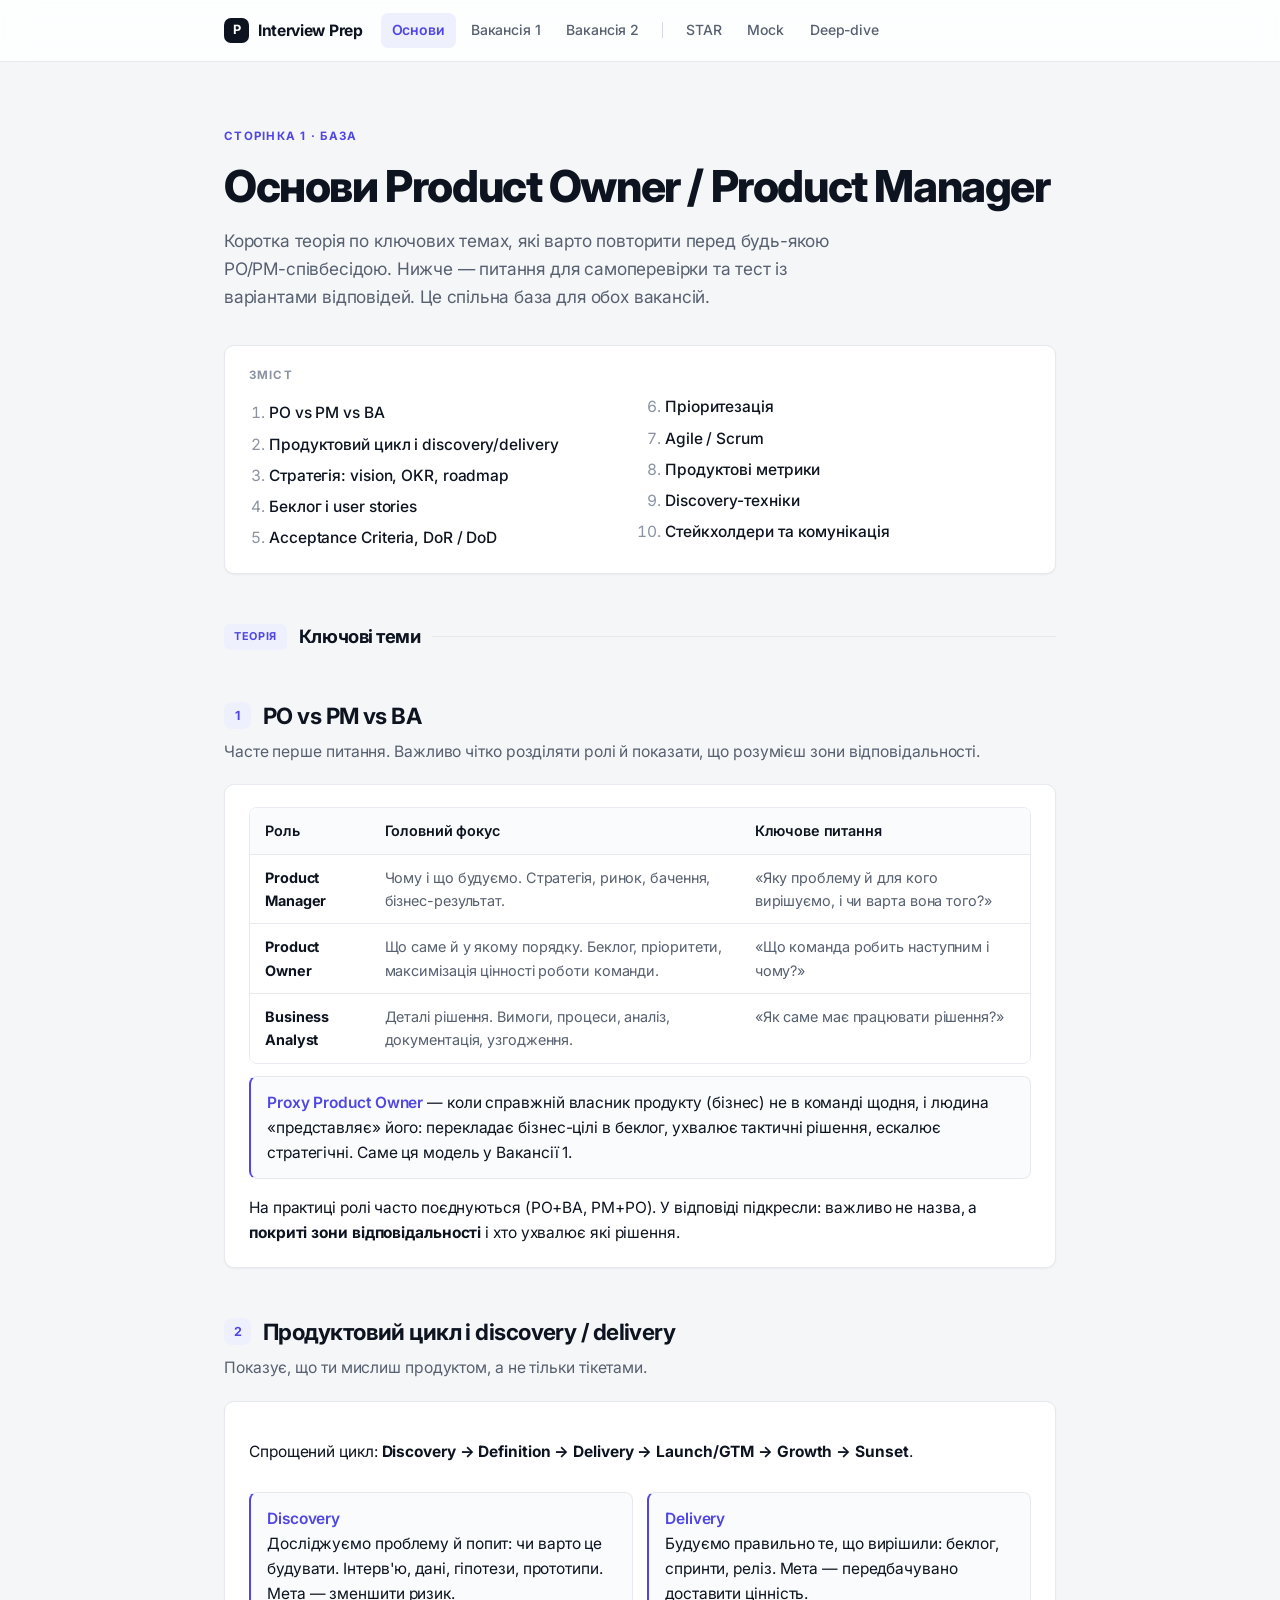
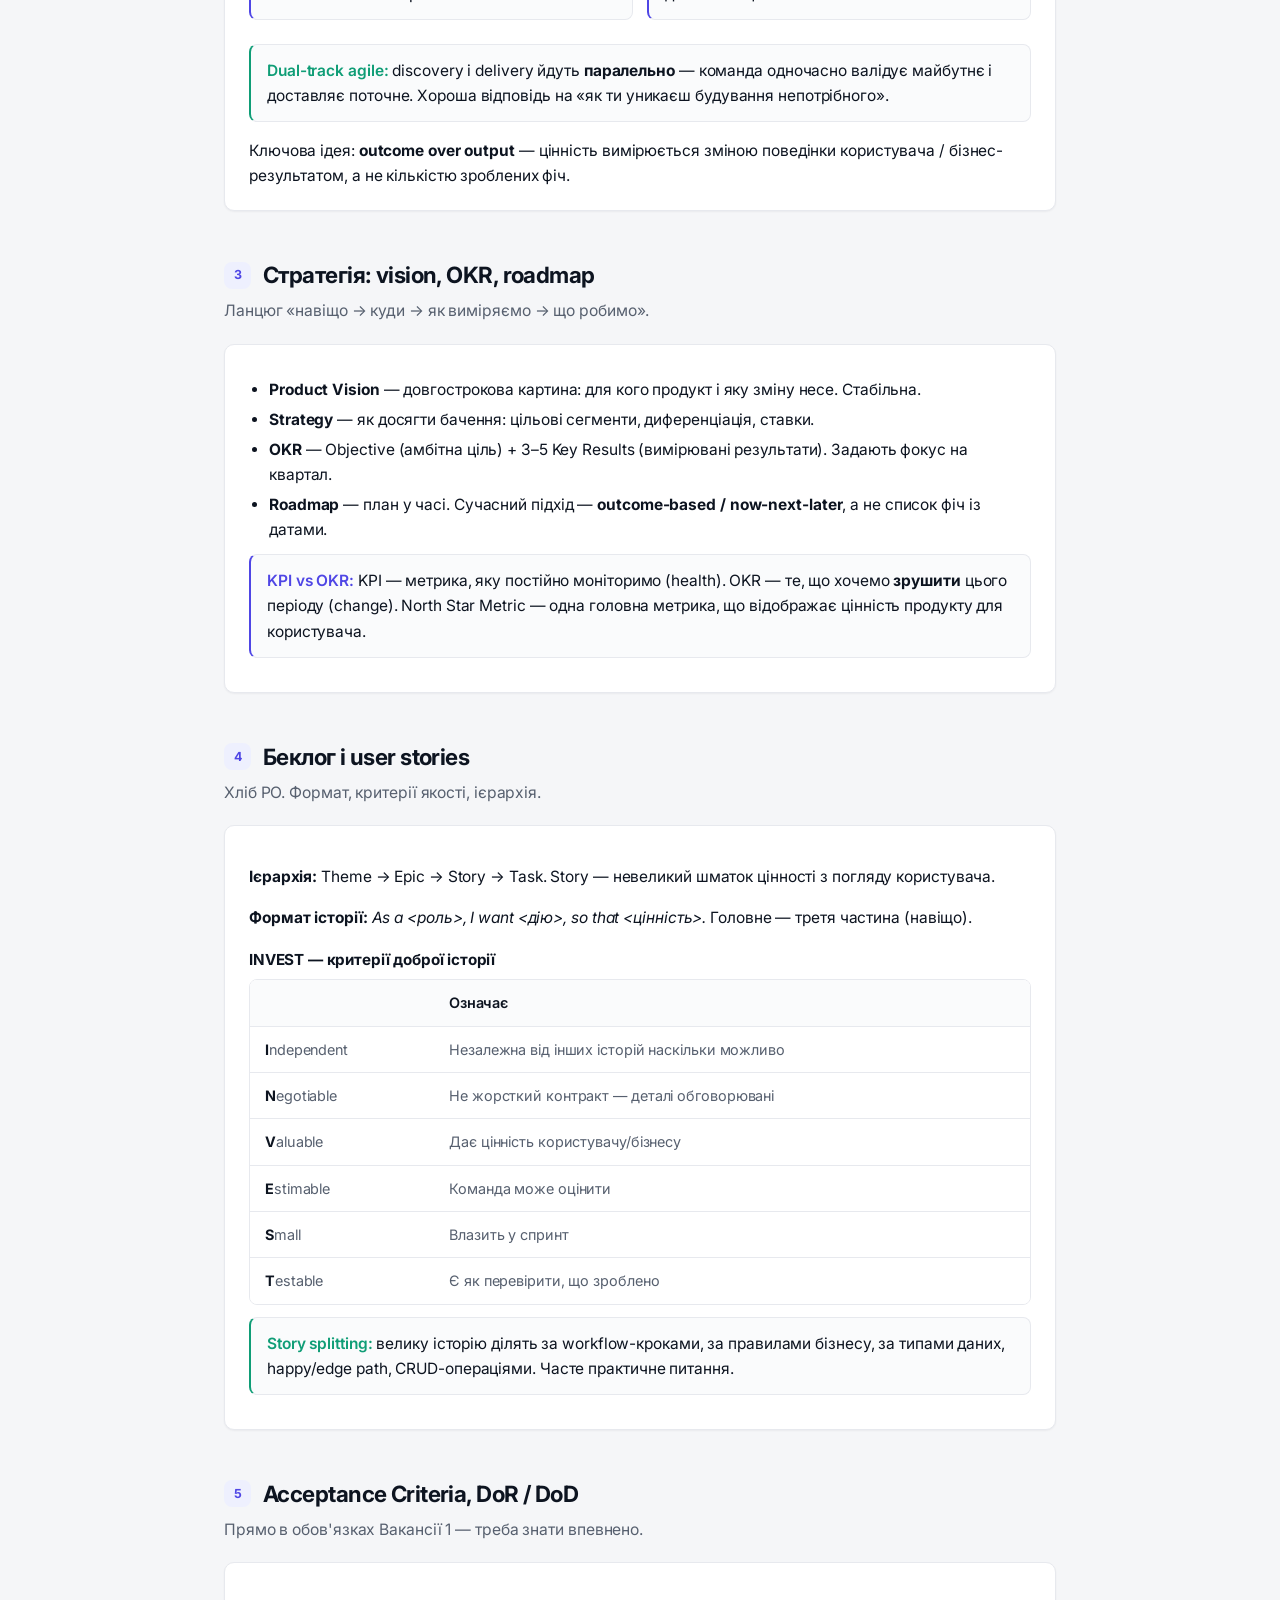
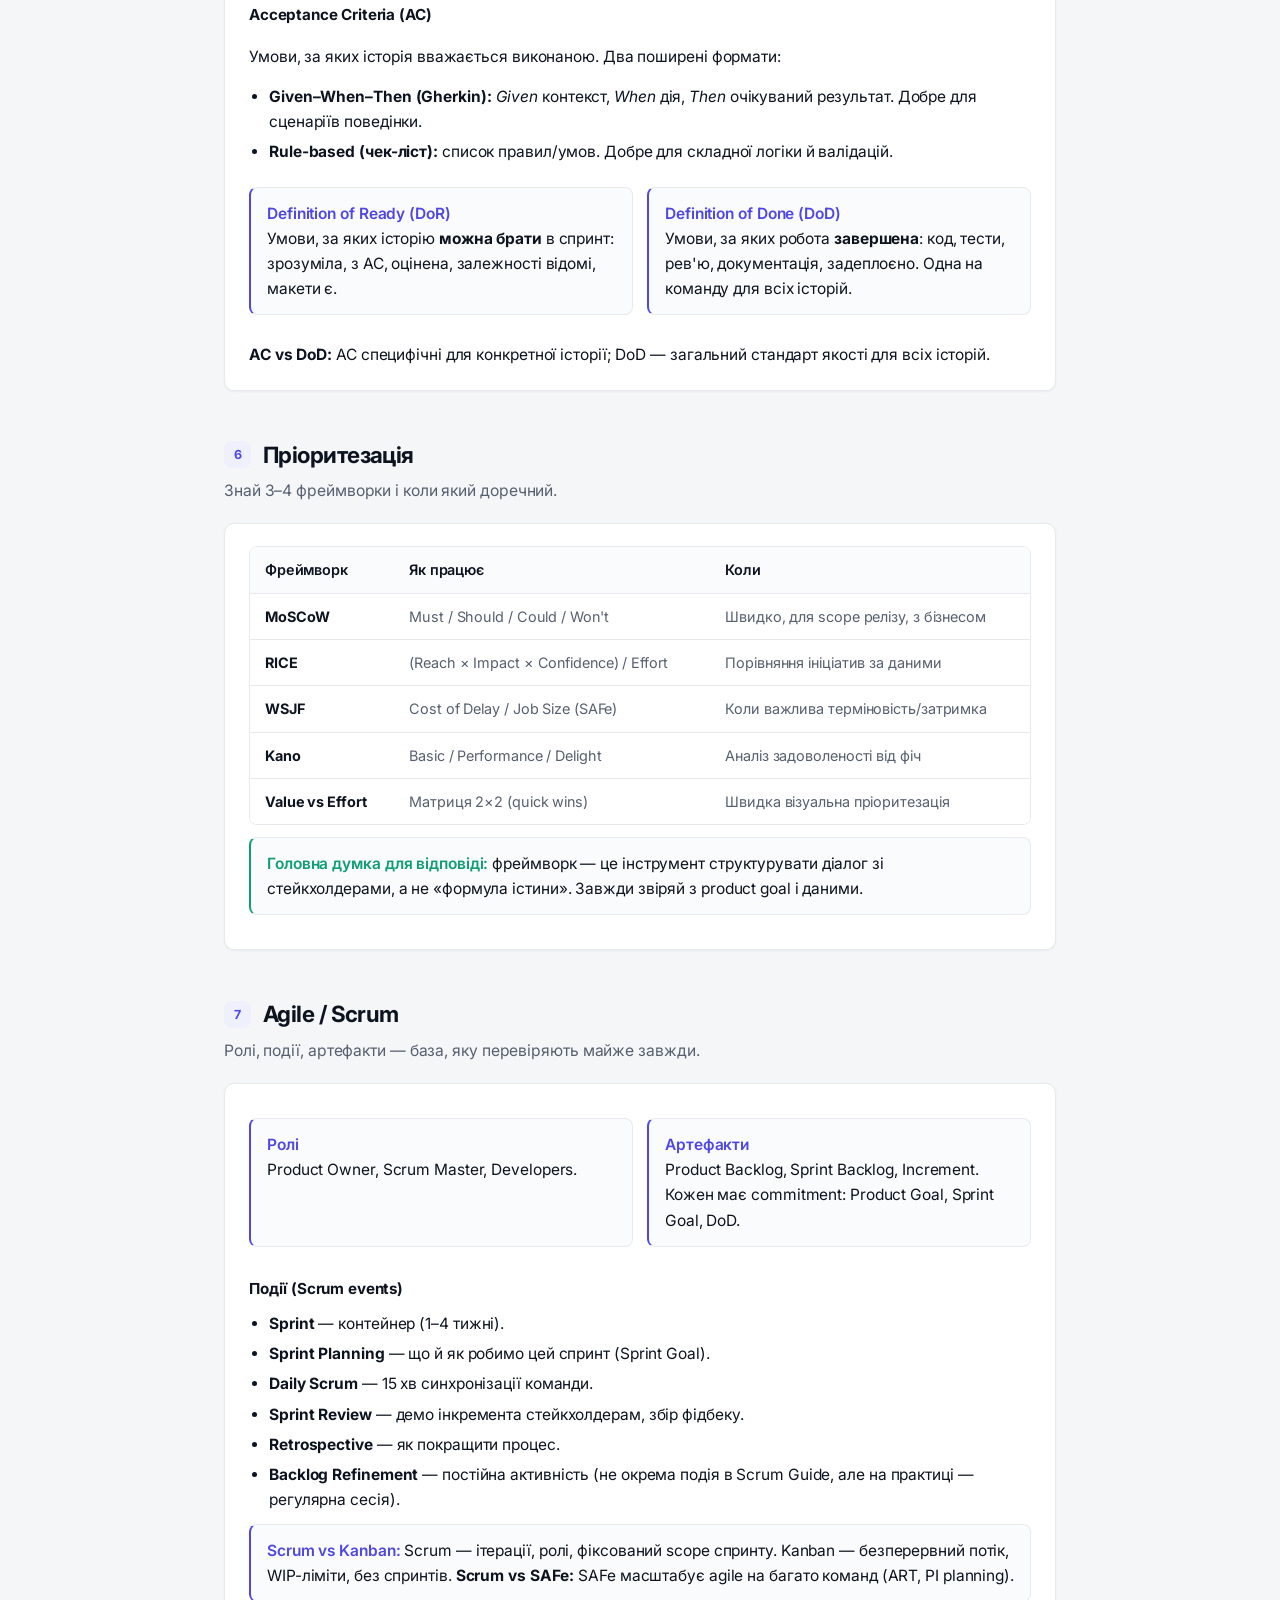
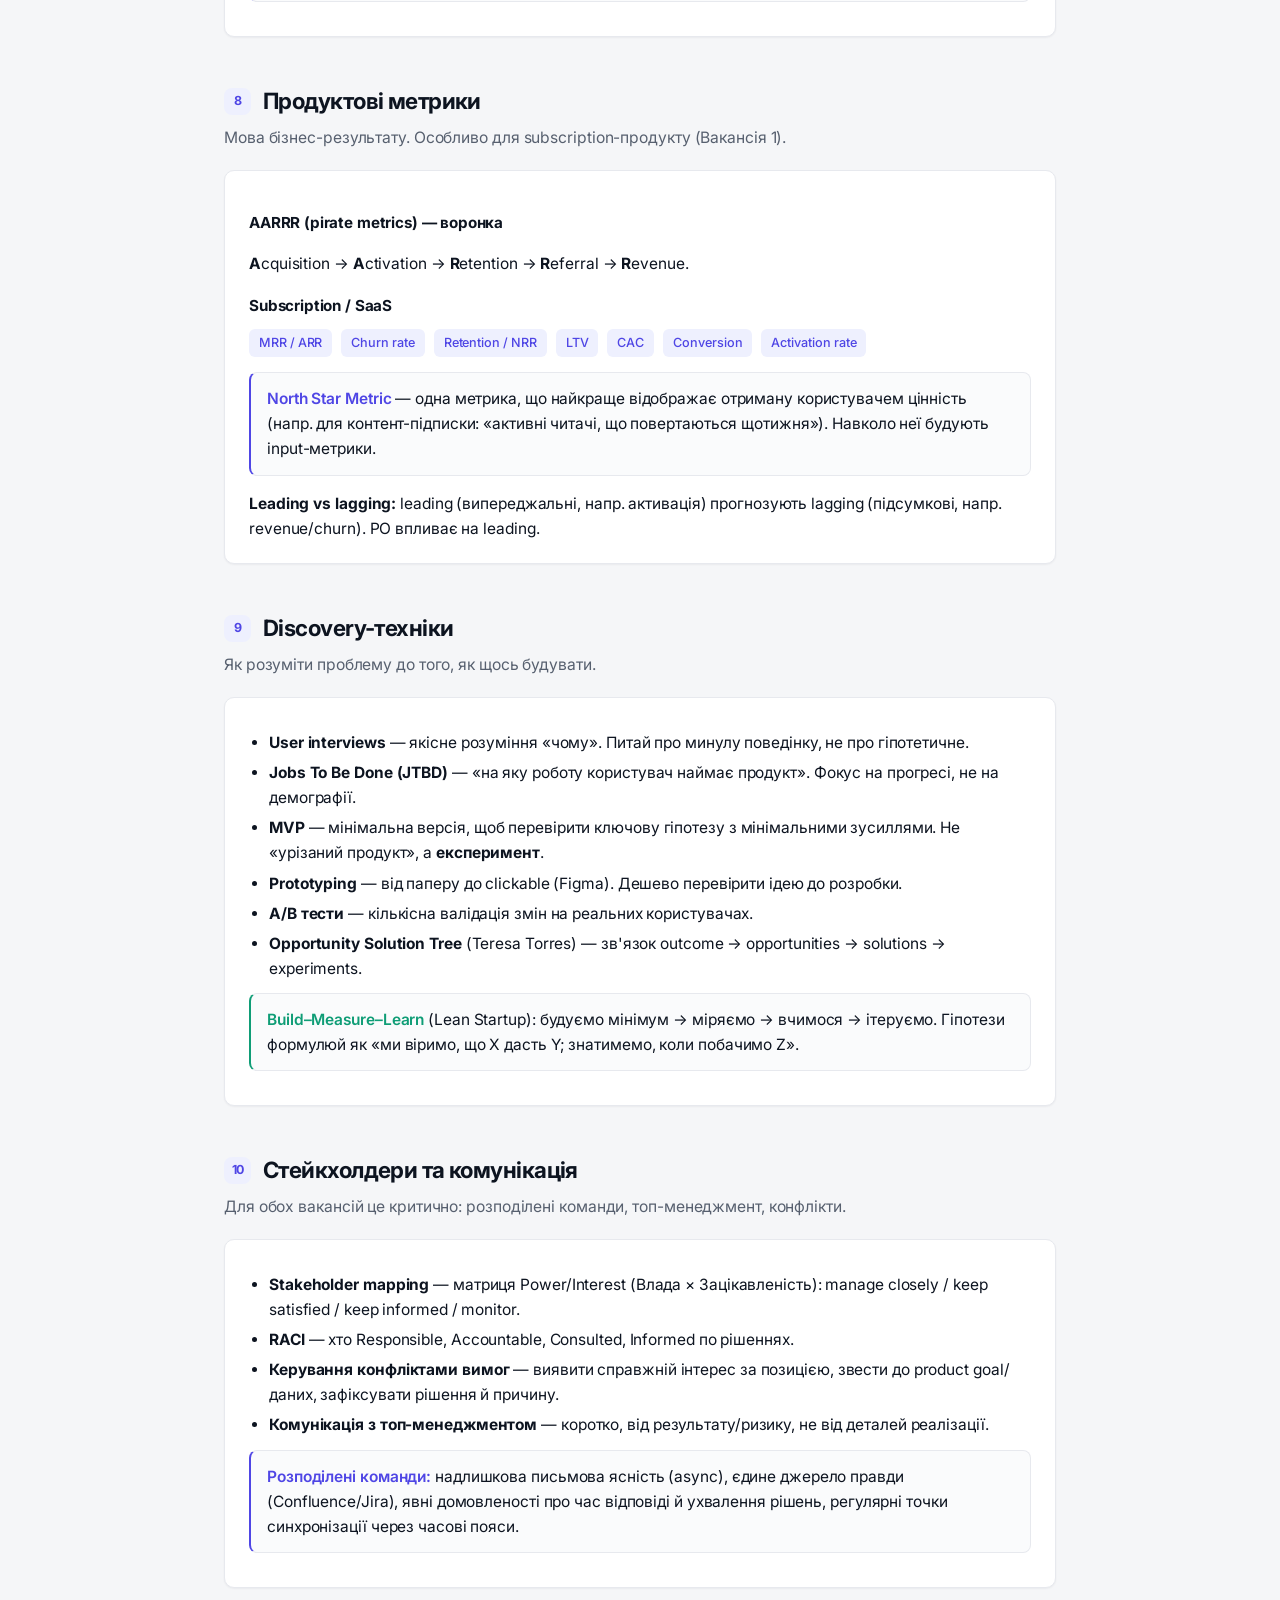
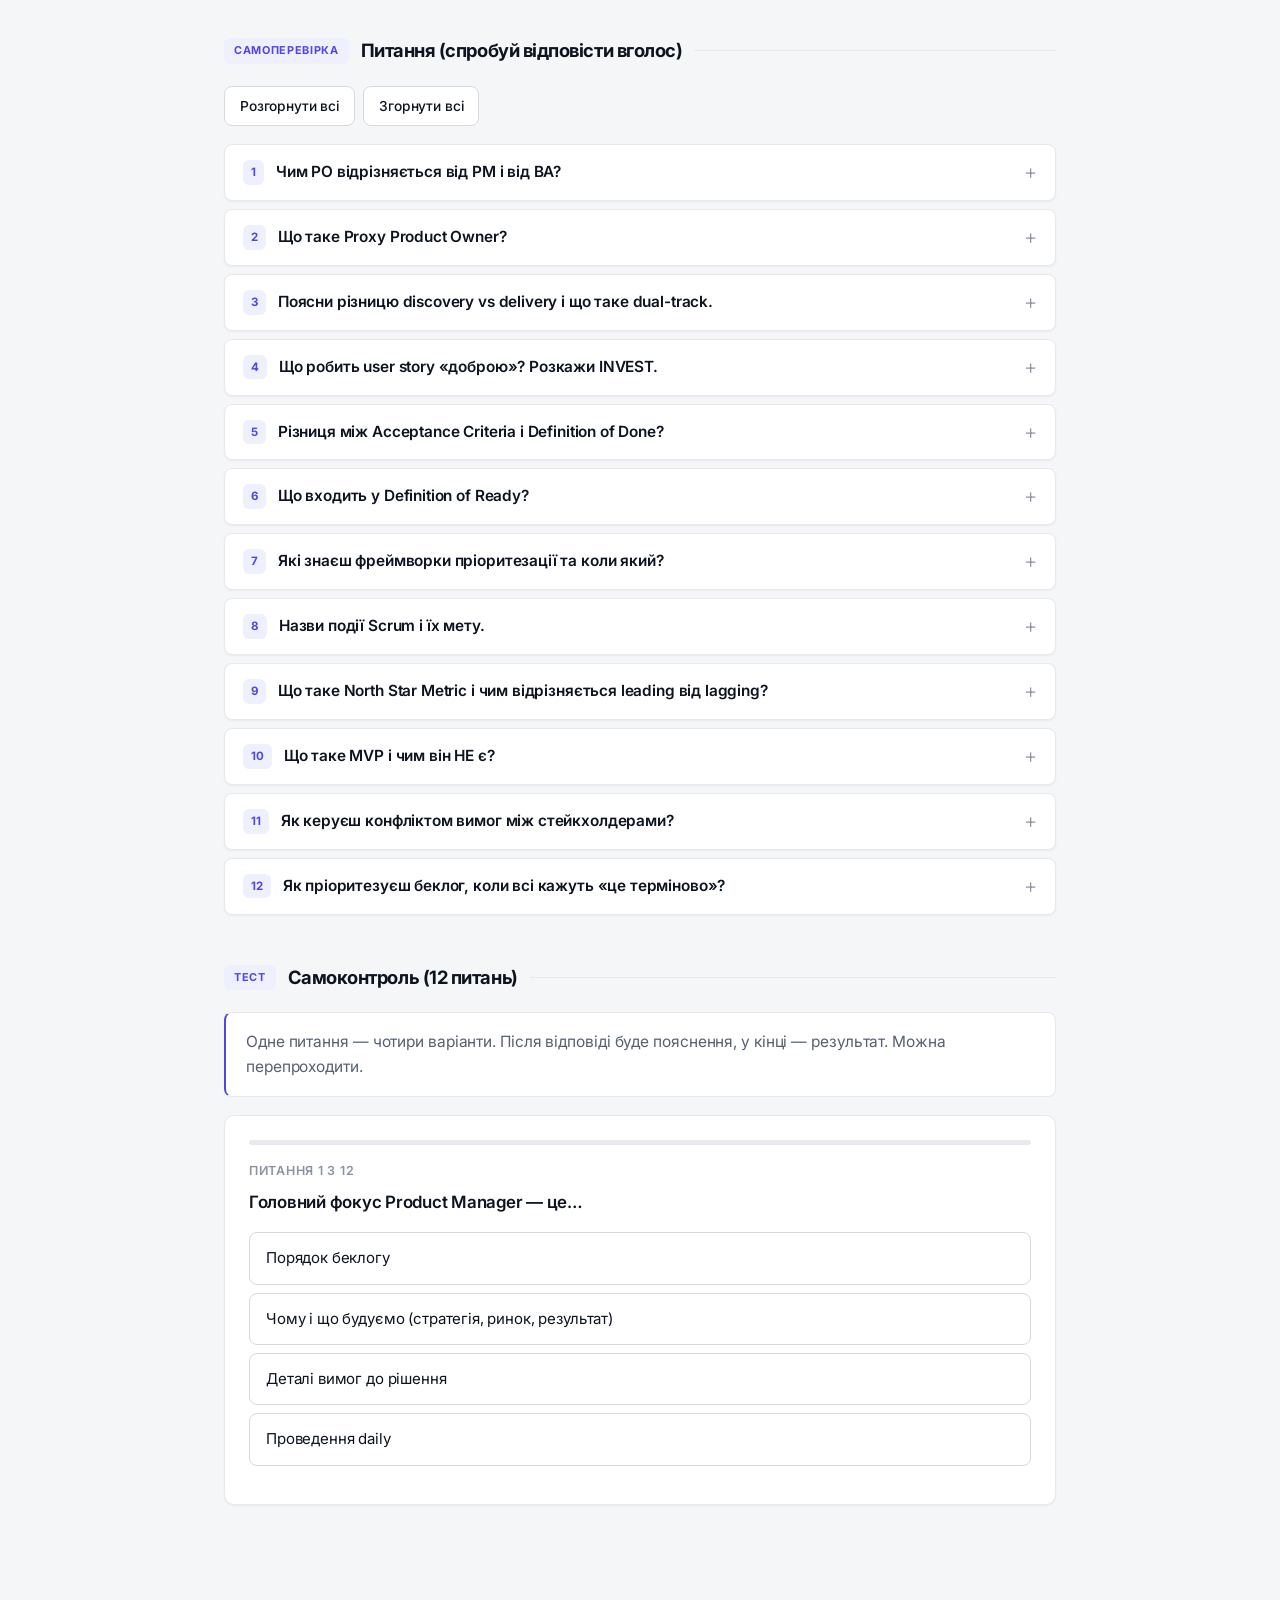
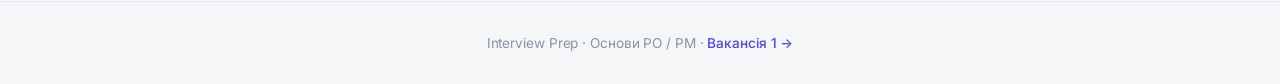
<file: index.html>
<!DOCTYPE html>
<html lang="uk">
<head>
<meta charset="UTF-8">
<meta name="viewport" content="width=device-width, initial-scale=1.0">
<title>Основи PO / PM — підготовка</title>
<meta name="description" content="Базова підготовка до ролей Product Owner / Product Manager: коротка теорія, питання для самоперевірки та тест.">
<link rel="stylesheet" href="style.css">
<link rel="icon" href="data:image/svg+xml,<svg xmlns='http://www.w3.org/2000/svg' viewBox='0 0 100 100'><rect width='100' height='100' rx='20' fill='%2333569b'/><text x='50' y='72' font-size='60' text-anchor='middle' fill='white' font-family='Arial' font-weight='bold'>P</text></svg>">
</head>
<body data-quiz="index">

<header class="site">
  <nav class="nav">
    <a class="brand" href="index.html"><span class="mark">P</span> Interview Prep</a>
    <a class="tab active" href="index.html">Основи</a>
    <a class="tab" href="vacancy-legal-po.html">Вакансія 1</a>
    <a class="tab" href="vacancy-ai-pm.html">Вакансія 2</a>
    <span class="sep"></span>
    <a class="tab" href="star-trainer.html">STAR</a>
    <a class="tab" href="mock.html">Mock</a>
    <a class="tab" href="deep-dive.html">Deep-dive</a>
  </nav>
</header>

<div class="hero">
  <span class="eyebrow">Сторінка 1 · База</span>
  <h1>Основи Product Owner / Product Manager</h1>
  <p class="lead">Коротка теорія по ключових темах, які варто повторити перед будь-якою PO/PM-співбесідою. Нижче — питання для самоперевірки та тест із варіантами відповідей. Це спільна база для обох вакансій.</p>
</div>

<main>

  <div class="toc">
    <h3>Зміст</h3>
    <ol>
      <li><a href="#roles">PO vs PM vs BA</a></li>
      <li><a href="#lifecycle">Продуктовий цикл і discovery/delivery</a></li>
      <li><a href="#strategy">Стратегія: vision, OKR, roadmap</a></li>
      <li><a href="#backlog">Беклог і user stories</a></li>
      <li><a href="#ac">Acceptance Criteria, DoR / DoD</a></li>
      <li><a href="#prio">Пріоритезація</a></li>
      <li><a href="#agile">Agile / Scrum</a></li>
      <li><a href="#metrics">Продуктові метрики</a></li>
      <li><a href="#discovery">Discovery-техніки</a></li>
      <li><a href="#stakeholders">Стейкхолдери та комунікація</a></li>
    </ol>
  </div>

  <div class="block-header"><span class="tag">Теорія</span> Ключові теми</div>

  <!-- 1 -->
  <section id="roles">
    <h2 class="section-title"><span class="num">1</span> PO vs PM vs BA</h2>
    <p class="section-sub">Часте перше питання. Важливо чітко розділяти ролі й показати, що розумієш зони відповідальності.</p>
    <div class="card">
      <div class="tablewrap">
        <table>
          <thead><tr><th>Роль</th><th>Головний фокус</th><th>Ключове питання</th></tr></thead>
          <tbody>
            <tr><td><b>Product Manager</b></td><td>Чому і що будуємо. Стратегія, ринок, бачення, бізнес-результат.</td><td>«Яку проблему й для кого вирішуємо, і чи варта вона того?»</td></tr>
            <tr><td><b>Product Owner</b></td><td>Що саме й у якому порядку. Беклог, пріоритети, максимізація цінності роботи команди.</td><td>«Що команда робить наступним і чому?»</td></tr>
            <tr><td><b>Business Analyst</b></td><td>Деталі рішення. Вимоги, процеси, аналіз, документація, узгодження.</td><td>«Як саме має працювати рішення?»</td></tr>
          </tbody>
        </table>
      </div>
      <div class="fact">
        <strong>Proxy Product Owner</strong> — коли справжній власник продукту (бізнес) не в команді щодня, і людина «представляє» його: перекладає бізнес-цілі в беклог, ухвалює тактичні рішення, ескалює стратегічні. Саме ця модель у Вакансії 1.
      </div>
      <p style="margin-bottom:0">На практиці ролі часто поєднуються (PO+BA, PM+PO). У відповіді підкресли: важливо не назва, а <b>покриті зони відповідальності</b> і хто ухвалює які рішення.</p>
    </div>
  </section>

  <!-- 2 -->
  <section id="lifecycle">
    <h2 class="section-title"><span class="num">2</span> Продуктовий цикл і discovery / delivery</h2>
    <p class="section-sub">Показує, що ти мислиш продуктом, а не тільки тікетами.</p>
    <div class="card">
      <p>Спрощений цикл: <b>Discovery → Definition → Delivery → Launch/GTM → Growth → Sunset</b>.</p>
      <div class="grid">
        <div class="fact"><strong>Discovery</strong><br>Досліджуємо проблему й попит: чи варто це будувати. Інтерв'ю, дані, гіпотези, прототипи. Мета — зменшити ризик.</div>
        <div class="fact"><strong>Delivery</strong><br>Будуємо правильно те, що вирішили: беклог, спринти, реліз. Мета — передбачувано доставити цінність.</div>
      </div>
      <div class="tip">
        <strong>Dual-track agile:</strong> discovery і delivery йдуть <b>паралельно</b> — команда одночасно валідує майбутнє і доставляє поточне. Хороша відповідь на «як ти уникаєш будування непотрібного».
      </div>
      <p style="margin-bottom:0">Ключова ідея: <b>outcome over output</b> — цінність вимірюється зміною поведінки користувача / бізнес-результатом, а не кількістю зроблених фіч.</p>
    </div>
  </section>

  <!-- 3 -->
  <section id="strategy">
    <h2 class="section-title"><span class="num">3</span> Стратегія: vision, OKR, roadmap</h2>
    <p class="section-sub">Ланцюг «навіщо → куди → як виміряємо → що робимо».</p>
    <div class="card">
      <ul>
        <li><b>Product Vision</b> — довгострокова картина: для кого продукт і яку зміну несе. Стабільна.</li>
        <li><b>Strategy</b> — як досягти бачення: цільові сегменти, диференціація, ставки.</li>
        <li><b>OKR</b> — Objective (амбітна ціль) + 3–5 Key Results (вимірювані результати). Задають фокус на квартал.</li>
        <li><b>Roadmap</b> — план у часі. Сучасний підхід — <b>outcome-based / now-next-later</b>, а не список фіч із датами.</li>
      </ul>
      <div class="fact">
        <strong>KPI vs OKR:</strong> KPI — метрика, яку постійно моніторимо (health). OKR — те, що хочемо <b>зрушити</b> цього періоду (change). North Star Metric — одна головна метрика, що відображає цінність продукту для користувача.
      </div>
    </div>
  </section>

  <!-- 4 -->
  <section id="backlog">
    <h2 class="section-title"><span class="num">4</span> Беклог і user stories</h2>
    <p class="section-sub">Хліб PO. Формат, критерії якості, ієрархія.</p>
    <div class="card">
      <p><b>Ієрархія:</b> Theme → Epic → Story → Task. Story — невеликий шматок цінності з погляду користувача.</p>
      <p><b>Формат історії:</b> <em>As a &lt;роль&gt;, I want &lt;дію&gt;, so that &lt;цінність&gt;.</em> Головне — третя частина (навіщо).</p>
      <h4>INVEST — критерії доброї історії</h4>
      <div class="tablewrap">
        <table>
          <thead><tr><th></th><th>Означає</th></tr></thead>
          <tbody>
            <tr><td><b>I</b>ndependent</td><td>Незалежна від інших історій наскільки можливо</td></tr>
            <tr><td><b>N</b>egotiable</td><td>Не жорсткий контракт — деталі обговорювані</td></tr>
            <tr><td><b>V</b>aluable</td><td>Дає цінність користувачу/бізнесу</td></tr>
            <tr><td><b>E</b>stimable</td><td>Команда може оцінити</td></tr>
            <tr><td><b>S</b>mall</td><td>Влазить у спринт</td></tr>
            <tr><td><b>T</b>estable</td><td>Є як перевірити, що зроблено</td></tr>
          </tbody>
        </table>
      </div>
      <div class="tip"><strong>Story splitting:</strong> велику історію ділять за workflow-кроками, за правилами бізнесу, за типами даних, happy/edge path, CRUD-операціями. Часте практичне питання.</div>
    </div>
  </section>

  <!-- 5 -->
  <section id="ac">
    <h2 class="section-title"><span class="num">5</span> Acceptance Criteria, DoR / DoD</h2>
    <p class="section-sub">Прямо в обов'язках Вакансії 1 — треба знати впевнено.</p>
    <div class="card">
      <h4>Acceptance Criteria (AC)</h4>
      <p>Умови, за яких історія вважається виконаною. Два поширені формати:</p>
      <ul>
        <li><b>Given–When–Then (Gherkin):</b> <em>Given</em> контекст, <em>When</em> дія, <em>Then</em> очікуваний результат. Добре для сценаріїв поведінки.</li>
        <li><b>Rule-based (чек-ліст):</b> список правил/умов. Добре для складної логіки й валідацій.</li>
      </ul>
      <div class="grid">
        <div class="fact"><strong>Definition of Ready (DoR)</strong><br>Умови, за яких історію <b>можна брати</b> в спринт: зрозуміла, з AC, оцінена, залежності відомі, макети є.</div>
        <div class="fact"><strong>Definition of Done (DoD)</strong><br>Умови, за яких робота <b>завершена</b>: код, тести, рев'ю, документація, задеплоєно. Одна на команду для всіх історій.</div>
      </div>
      <p style="margin-bottom:0"><b>AC vs DoD:</b> AC специфічні для конкретної історії; DoD — загальний стандарт якості для всіх історій.</p>
    </div>
  </section>

  <!-- 6 -->
  <section id="prio">
    <h2 class="section-title"><span class="num">6</span> Пріоритезація</h2>
    <p class="section-sub">Знай 3–4 фреймворки і коли який доречний.</p>
    <div class="card">
      <div class="tablewrap">
        <table>
          <thead><tr><th>Фреймворк</th><th>Як працює</th><th>Коли</th></tr></thead>
          <tbody>
            <tr><td><b>MoSCoW</b></td><td>Must / Should / Could / Won't</td><td>Швидко, для scope релізу, з бізнесом</td></tr>
            <tr><td><b>RICE</b></td><td>(Reach × Impact × Confidence) / Effort</td><td>Порівняння ініціатив за даними</td></tr>
            <tr><td><b>WSJF</b></td><td>Cost of Delay / Job Size (SAFe)</td><td>Коли важлива терміновість/затримка</td></tr>
            <tr><td><b>Kano</b></td><td>Basic / Performance / Delight</td><td>Аналіз задоволеності від фіч</td></tr>
            <tr><td><b>Value vs Effort</b></td><td>Матриця 2×2 (quick wins)</td><td>Швидка візуальна пріоритезація</td></tr>
          </tbody>
        </table>
      </div>
      <div class="tip"><strong>Головна думка для відповіді:</strong> фреймворк — це інструмент структурувати діалог зі стейкхолдерами, а не «формула істини». Завжди звіряй з product goal і даними.</div>
    </div>
  </section>

  <!-- 7 -->
  <section id="agile">
    <h2 class="section-title"><span class="num">7</span> Agile / Scrum</h2>
    <p class="section-sub">Ролі, події, артефакти — база, яку перевіряють майже завжди.</p>
    <div class="card">
      <div class="grid">
        <div class="fact"><strong>Ролі</strong><br>Product Owner, Scrum Master, Developers.</div>
        <div class="fact"><strong>Артефакти</strong><br>Product Backlog, Sprint Backlog, Increment. Кожен має commitment: Product Goal, Sprint Goal, DoD.</div>
      </div>
      <h4>Події (Scrum events)</h4>
      <ul>
        <li><b>Sprint</b> — контейнер (1–4 тижні).</li>
        <li><b>Sprint Planning</b> — що й як робимо цей спринт (Sprint Goal).</li>
        <li><b>Daily Scrum</b> — 15 хв синхронізації команди.</li>
        <li><b>Sprint Review</b> — демо інкремента стейкхолдерам, збір фідбеку.</li>
        <li><b>Retrospective</b> — як покращити процес.</li>
        <li><b>Backlog Refinement</b> — постійна активність (не окрема подія в Scrum Guide, але на практиці — регулярна сесія).</li>
      </ul>
      <div class="fact">
        <strong>Scrum vs Kanban:</strong> Scrum — ітерації, ролі, фіксований scope спринту. Kanban — безперервний потік, WIP-ліміти, без спринтів. <b>Scrum vs SAFe:</b> SAFe масштабує agile на багато команд (ART, PI planning).
      </div>
    </div>
  </section>

  <!-- 8 -->
  <section id="metrics">
    <h2 class="section-title"><span class="num">8</span> Продуктові метрики</h2>
    <p class="section-sub">Мова бізнес-результату. Особливо для subscription-продукту (Вакансія 1).</p>
    <div class="card">
      <h4>AARRR (pirate metrics) — воронка</h4>
      <p><b>A</b>cquisition → <b>A</b>ctivation → <b>R</b>etention → <b>R</b>eferral → <b>R</b>evenue.</p>
      <h4>Subscription / SaaS</h4>
      <div>
        <span class="pill">MRR / ARR</span>
        <span class="pill">Churn rate</span>
        <span class="pill">Retention / NRR</span>
        <span class="pill">LTV</span>
        <span class="pill">CAC</span>
        <span class="pill">Conversion</span>
        <span class="pill">Activation rate</span>
      </div>
      <div class="fact" style="margin-top:12px">
        <strong>North Star Metric</strong> — одна метрика, що найкраще відображає отриману користувачем цінність (напр. для контент-підписки: «активні читачі, що повертаються щотижня»). Навколо неї будують input-метрики.
      </div>
      <p style="margin-bottom:0"><b>Leading vs lagging:</b> leading (випереджальні, напр. активація) прогнозують lagging (підсумкові, напр. revenue/churn). PO впливає на leading.</p>
    </div>
  </section>

  <!-- 9 -->
  <section id="discovery">
    <h2 class="section-title"><span class="num">9</span> Discovery-техніки</h2>
    <p class="section-sub">Як розуміти проблему до того, як щось будувати.</p>
    <div class="card">
      <ul>
        <li><b>User interviews</b> — якісне розуміння «чому». Питай про минулу поведінку, не про гіпотетичне.</li>
        <li><b>Jobs To Be Done (JTBD)</b> — «на яку роботу користувач наймає продукт». Фокус на прогресі, не на демографії.</li>
        <li><b>MVP</b> — мінімальна версія, щоб перевірити ключову гіпотезу з мінімальними зусиллями. Не «урізаний продукт», а <b>експеримент</b>.</li>
        <li><b>Prototyping</b> — від паперу до clickable (Figma). Дешево перевірити ідею до розробки.</li>
        <li><b>A/B тести</b> — кількісна валідація змін на реальних користувачах.</li>
        <li><b>Opportunity Solution Tree</b> (Teresa Torres) — зв'язок outcome → opportunities → solutions → experiments.</li>
      </ul>
      <div class="tip"><strong>Build–Measure–Learn</strong> (Lean Startup): будуємо мінімум → міряємо → вчимося → ітеруємо. Гіпотези формулюй як «ми віримо, що X дасть Y; знатимемо, коли побачимо Z».</div>
    </div>
  </section>

  <!-- 10 -->
  <section id="stakeholders">
    <h2 class="section-title"><span class="num">10</span> Стейкхолдери та комунікація</h2>
    <p class="section-sub">Для обох вакансій це критично: розподілені команди, топ-менеджмент, конфлікти.</p>
    <div class="card">
      <ul>
        <li><b>Stakeholder mapping</b> — матриця Power/Interest (Влада × Зацікавленість): manage closely / keep satisfied / keep informed / monitor.</li>
        <li><b>RACI</b> — хто Responsible, Accountable, Consulted, Informed по рішеннях.</li>
        <li><b>Керування конфліктами вимог</b> — виявити справжній інтерес за позицією, звести до product goal/даних, зафіксувати рішення й причину.</li>
        <li><b>Комунікація з топ-менеджментом</b> — коротко, від результату/ризику, не від деталей реалізації.</li>
      </ul>
      <div class="fact"><strong>Розподілені команди:</strong> надлишкова письмова ясність (async), єдине джерело правди (Confluence/Jira), явні домовленості про час відповіді й ухвалення рішень, регулярні точки синхронізації через часові пояси.</div>
    </div>
  </section>

  <!-- Self-check -->
  <div class="block-header"><span class="tag">Самоперевірка</span> Питання (спробуй відповісти вголос)</div>

  <div class="btn-row">
    <button class="btn" id="expandAll">Розгорнути всі</button>
    <button class="btn" id="collapseAll">Згорнути всі</button>
  </div>

  <details class="acc"><summary><span class="qnum">1</span> Чим PO відрізняється від PM і від BA?</summary><div class="body"><p>PM — чому/що (стратегія, ринок, бізнес-результат). PO — що/в якому порядку (беклог, пріоритети, цінність роботи команди). BA — як саме має працювати рішення (вимоги, процеси, деталі). На практиці поєднуються; головне — покриті зони відповідальності й хто ухвалює рішення.</p></div></details>
  <details class="acc"><summary><span class="qnum">2</span> Що таке Proxy Product Owner?</summary><div class="body"><p>Людина, що представляє реального власника продукту (бізнес), якого немає в команді щодня: перекладає бізнес-цілі в беклог, ухвалює тактичні рішення, ескалює стратегічні.</p></div></details>
  <details class="acc"><summary><span class="qnum">3</span> Поясни різницю discovery vs delivery і що таке dual-track.</summary><div class="body"><p>Discovery — чи варто будувати (дослідження проблеми, гіпотези, прототипи). Delivery — будуємо правильно (беклог, спринти, реліз). Dual-track — обидва треки йдуть паралельно: команда валідує майбутнє і доставляє поточне одночасно.</p></div></details>
  <details class="acc"><summary><span class="qnum">4</span> Що робить user story «доброю»? Розкажи INVEST.</summary><div class="body"><p>Independent, Negotiable, Valuable, Estimable, Small, Testable. Формат: As a &lt;роль&gt;, I want &lt;дію&gt;, so that &lt;цінність&gt; — головне «навіщо».</p></div></details>
  <details class="acc"><summary><span class="qnum">5</span> Різниця між Acceptance Criteria і Definition of Done?</summary><div class="body"><p>AC — умови готовності конкретної історії (Given-When-Then або чек-ліст правил). DoD — загальний стандарт якості для всіх історій (код, тести, рев'ю, деплой). AC специфічні, DoD універсальний.</p></div></details>
  <details class="acc"><summary><span class="qnum">6</span> Що входить у Definition of Ready?</summary><div class="body"><p>Умови, за яких історію можна брати в спринт: зрозуміла, є AC, оцінена, залежності відомі, макети/дані готові. Захищає команду від нечітких історій.</p></div></details>
  <details class="acc"><summary><span class="qnum">7</span> Які знаєш фреймворки пріоритезації та коли який?</summary><div class="body"><p>MoSCoW (scope релізу з бізнесом), RICE (порівняння за даними), WSJF (терміновість/cost of delay, SAFe), Kano (задоволеність від фіч), Value/Effort (швидка матриця). Це інструмент діалогу, не формула істини.</p></div></details>
  <details class="acc"><summary><span class="qnum">8</span> Назви події Scrum і їх мету.</summary><div class="body"><p>Sprint (контейнер), Planning (Sprint Goal), Daily (синхронізація), Review (демо + фідбек), Retrospective (покращення процесу), Refinement (підготовка беклогу). Артефакти: Product/Sprint Backlog, Increment.</p></div></details>
  <details class="acc"><summary><span class="qnum">9</span> Що таке North Star Metric і чим відрізняється leading від lagging?</summary><div class="body"><p>NSM — одна метрика, що відображає отриману користувачем цінність. Leading (активація) прогнозують lagging (revenue, churn). PO впливає на leading, щоб зрушити lagging.</p></div></details>
  <details class="acc"><summary><span class="qnum">10</span> Що таке MVP і чим він НЕ є?</summary><div class="body"><p>MVP — мінімальна версія для перевірки ключової гіпотези з мінімальними зусиллями; це експеримент, а не просто «урізаний продукт». Мета — навчання, а не повнота.</p></div></details>
  <details class="acc"><summary><span class="qnum">11</span> Як керуєш конфліктом вимог між стейкхолдерами?</summary><div class="body"><p>Виявити справжній інтерес за позицією, звести до product goal і даних, оцінити вплив/цінність, зафіксувати рішення й причину, комунікувати. За потреби — ескалація до accountable-особи.</p></div></details>
  <details class="acc"><summary><span class="qnum">12</span> Як пріоритезуєш беклог, коли всі кажуть «це терміново»?</summary><div class="body"><p>Прив'язую до product goal/OKR, оцінюю value vs effort та cost of delay (WSJF), показую trade-off прозоро, ухвалюю рішення й пояснюю причину. «Термінове для всіх» вирішується даними, а не гучністю.</p></div></details>

  <!-- Quiz -->
  <div class="block-header"><span class="tag">Тест</span> Самоконтроль (12 питань)</div>
  <div class="callout">Одне питання — чотири варіанти. Після відповіді буде пояснення, у кінці — результат. Можна перепроходити.</div>
  <div class="quiz-card" id="quiz"><noscript>Для тесту потрібен увімкнений JavaScript.</noscript></div>

</main>

<a href="#" class="totop" aria-label="Нагору">↑</a>

<footer class="site">
  Interview Prep · Основи PO / PM ·
  <a href="vacancy-legal-po.html">Вакансія 1 →</a>
</footer>

<script src="app.js"></script>
</body>
</html>
</file>
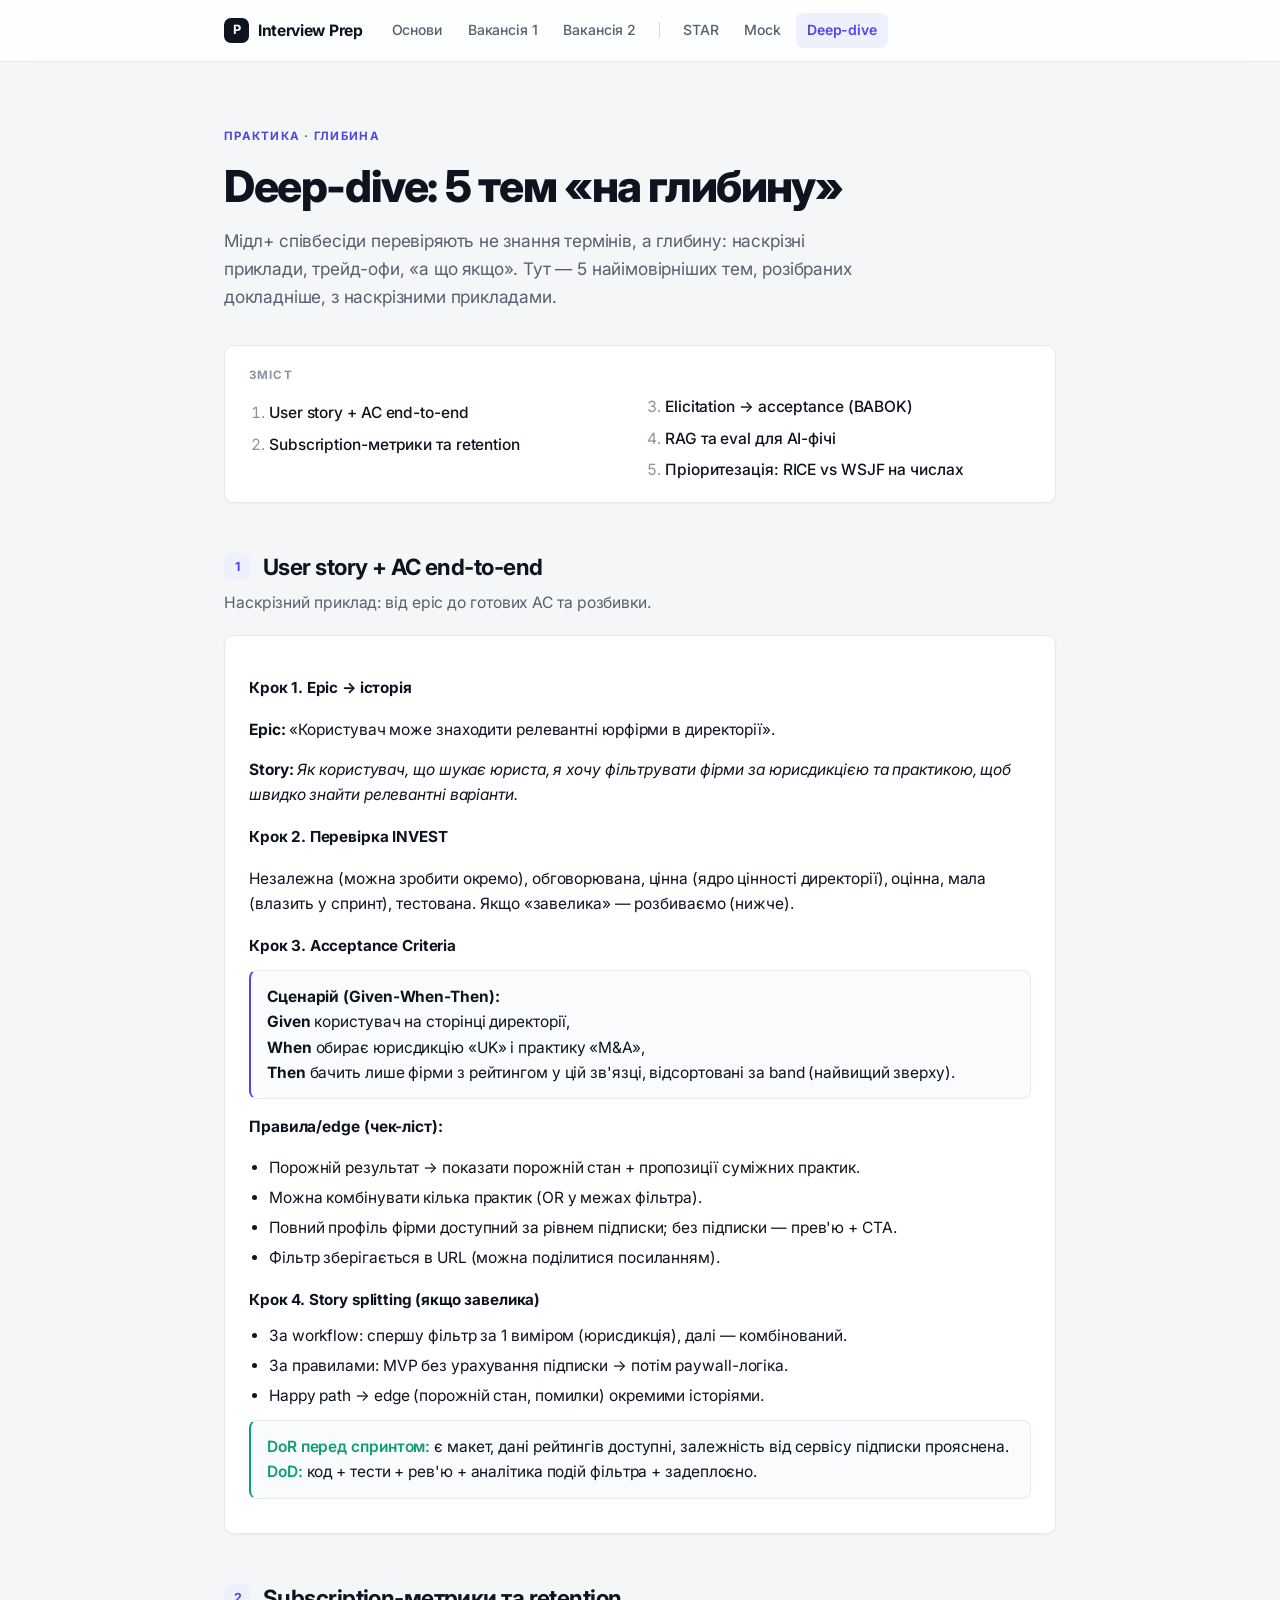
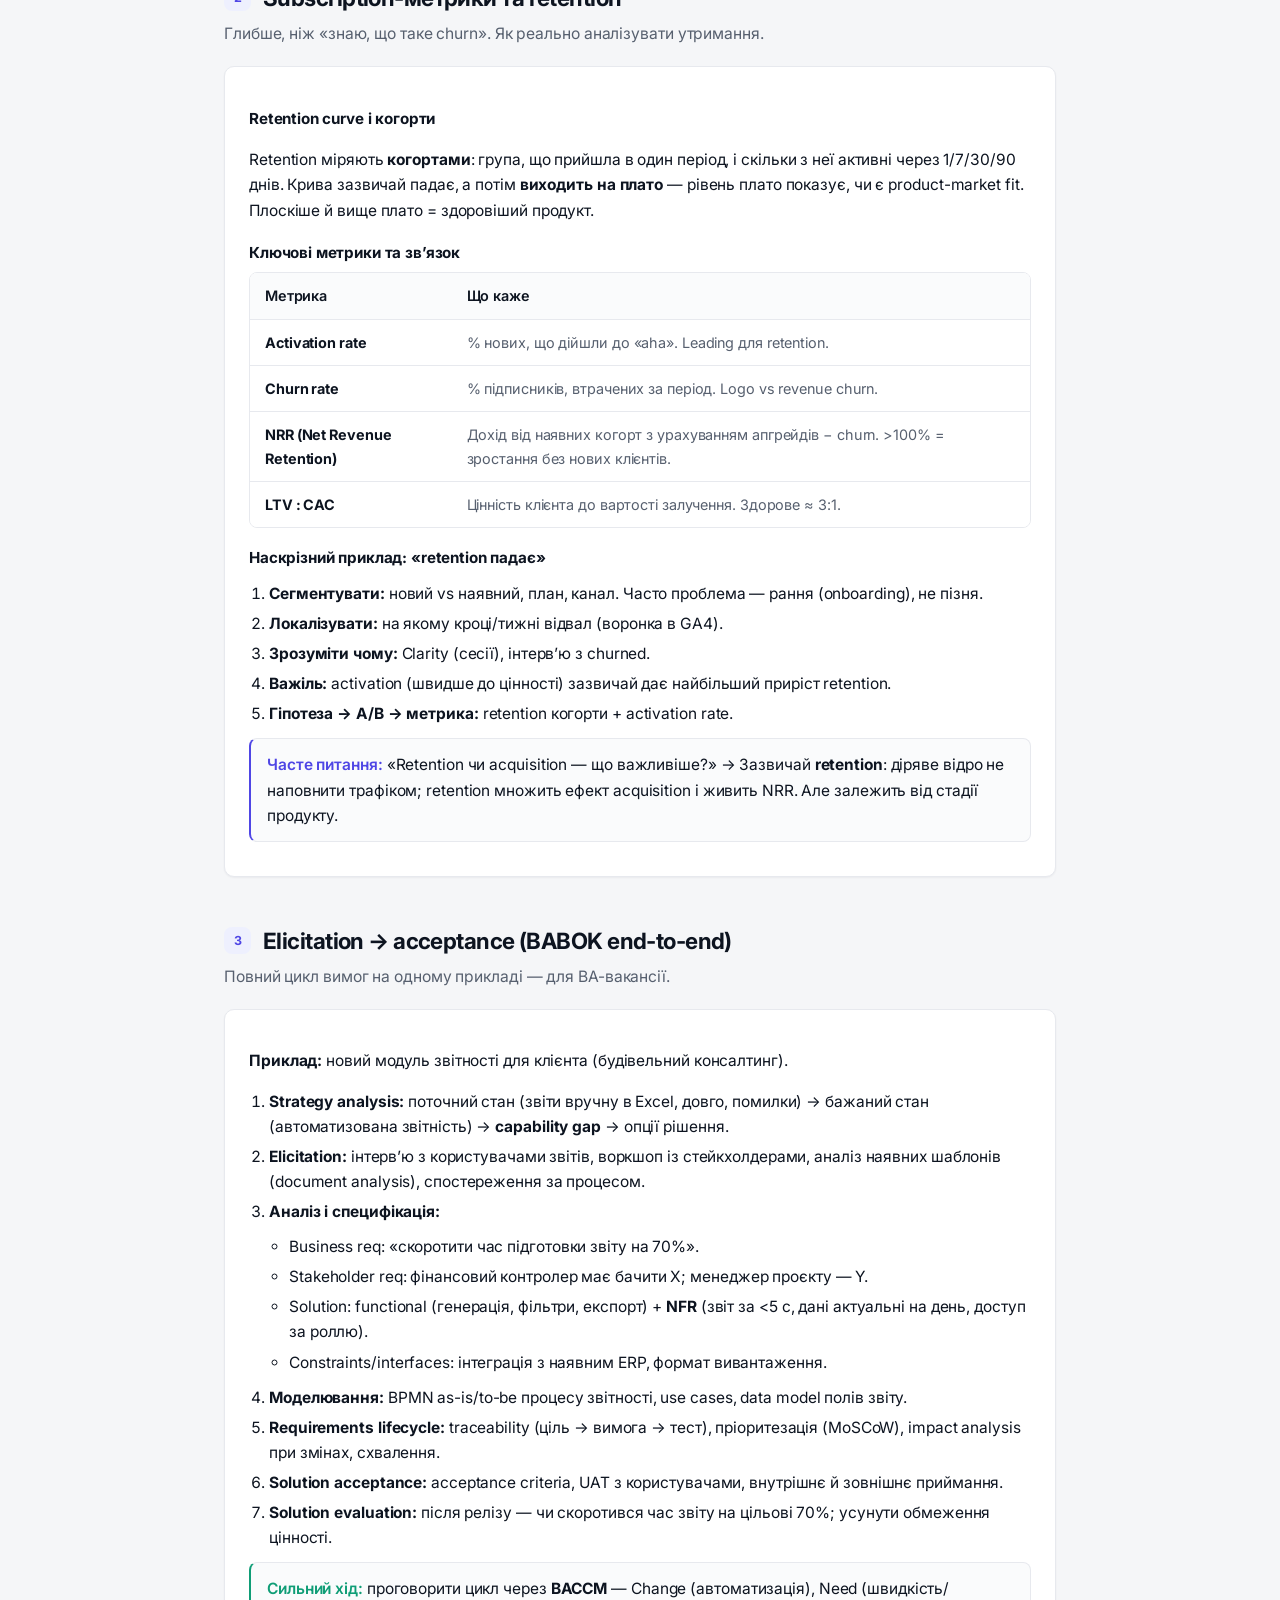
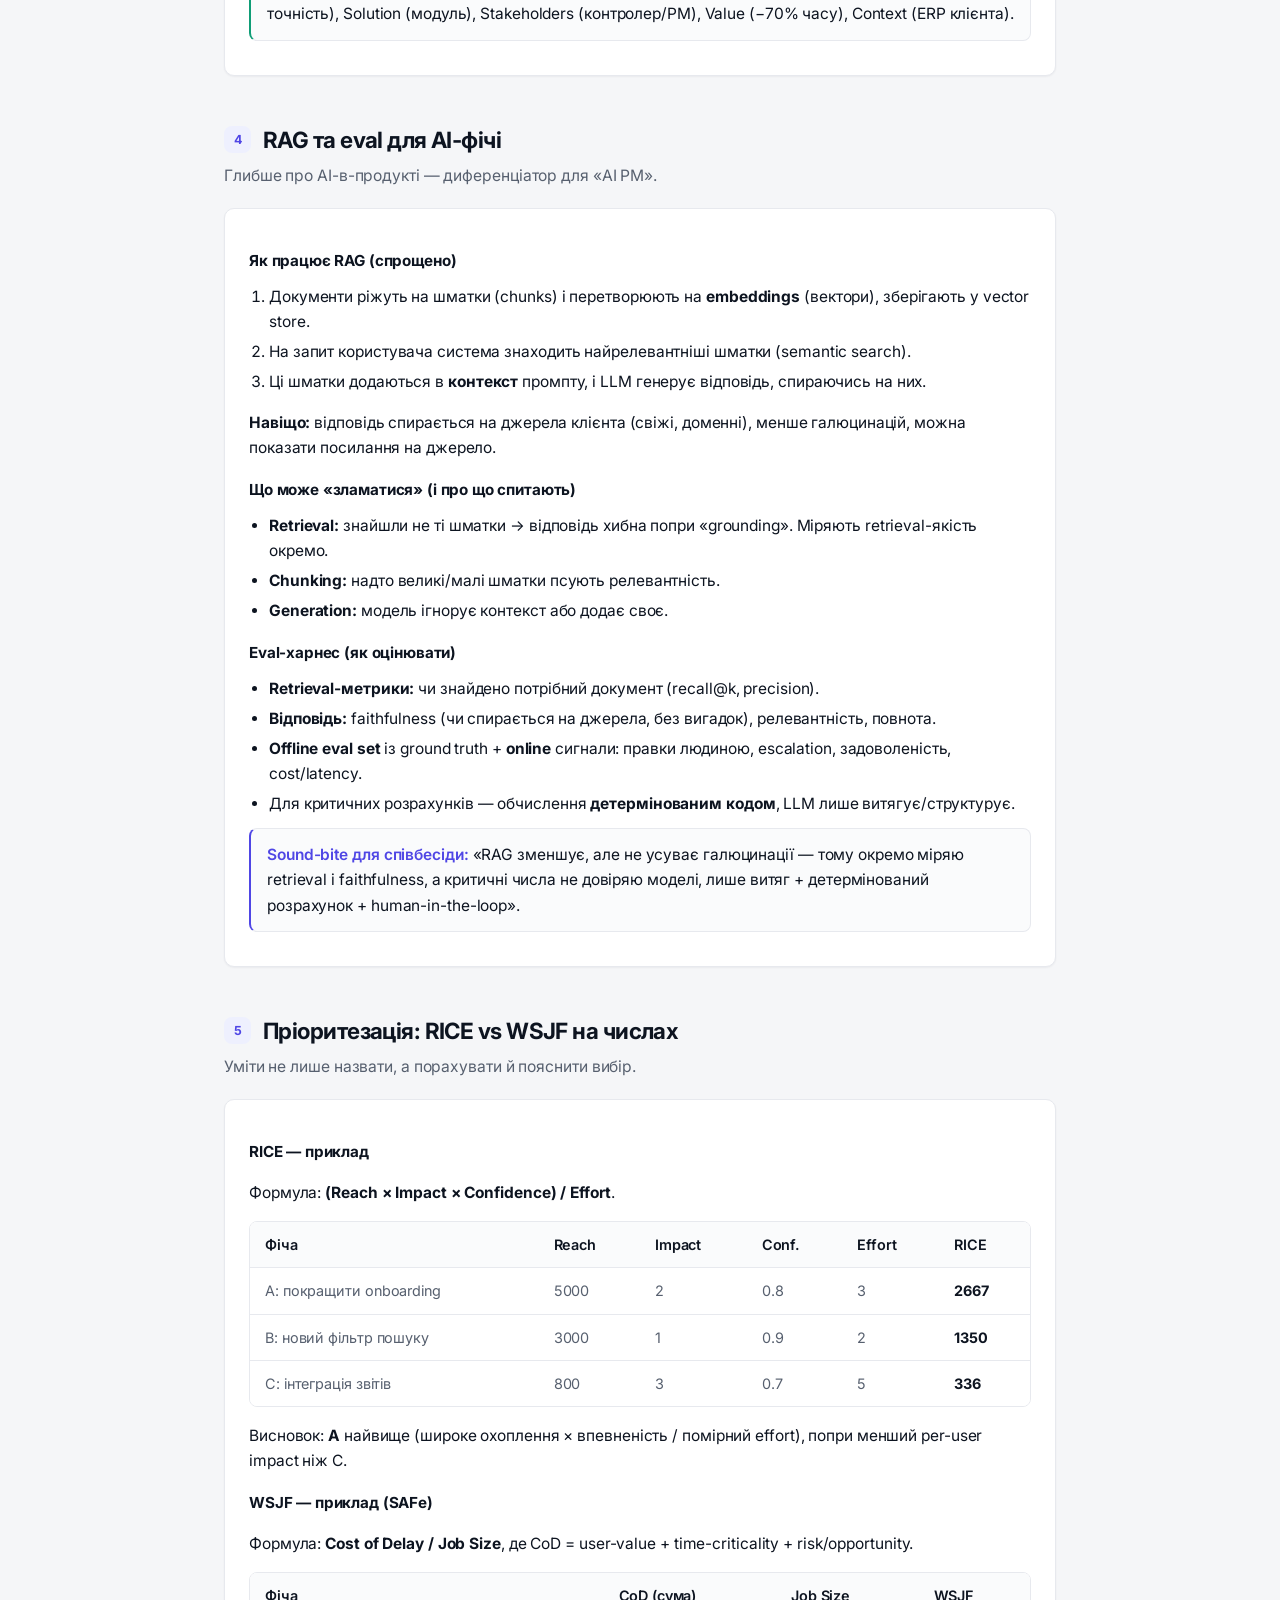
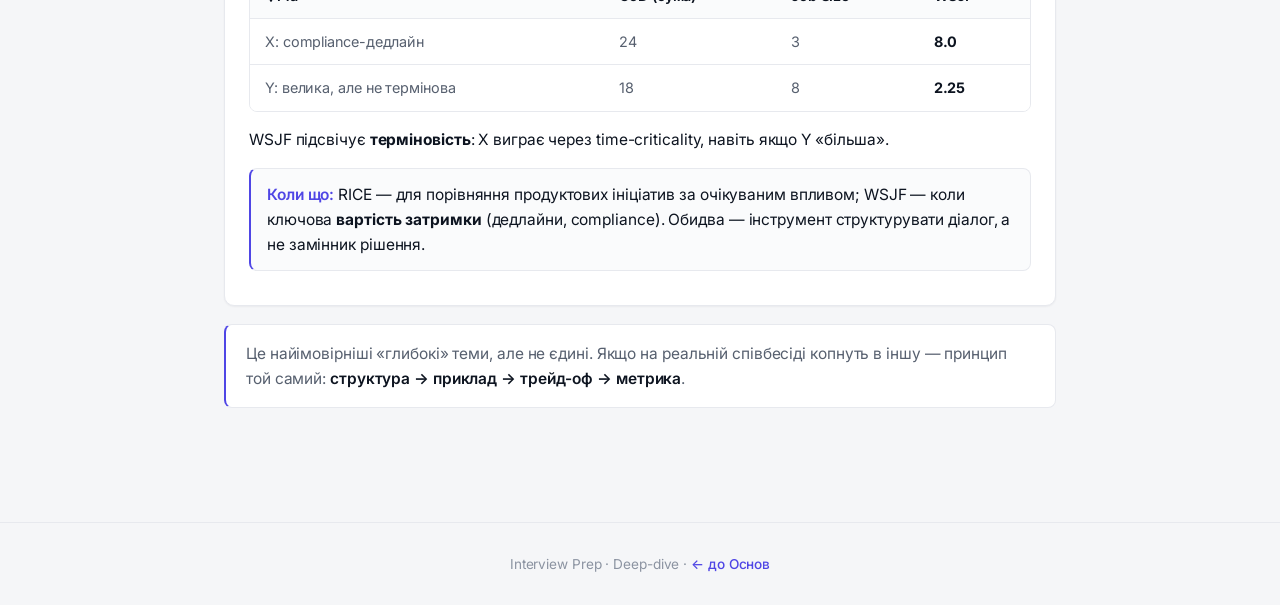
<file: deep-dive.html>
<!DOCTYPE html>
<html lang="uk">
<head>
<meta charset="UTF-8">
<meta name="viewport" content="width=device-width, initial-scale=1.0">
<title>Deep-dive — глибокі теми</title>
<meta name="description" content="Глибокі розбори найімовірніших тем співбесіди: user stories/AC, subscription-метрики, elicitation-to-acceptance, RAG/eval, пріоритезація.">
<link rel="stylesheet" href="style.css">
<link rel="icon" href="data:image/svg+xml,<svg xmlns='http://www.w3.org/2000/svg' viewBox='0 0 100 100'><rect width='100' height='100' rx='20' fill='%2333569b'/><text x='50' y='72' font-size='60' text-anchor='middle' fill='white' font-family='Arial' font-weight='bold'>P</text></svg>">
</head>
<body data-page="deepdive">

<header class="site">
  <nav class="nav">
    <a class="brand" href="index.html"><span class="mark">P</span> Interview Prep</a>
    <a class="tab" href="index.html">Основи</a>
    <a class="tab" href="vacancy-legal-po.html">Вакансія 1</a>
    <a class="tab" href="vacancy-ai-pm.html">Вакансія 2</a>
    <span class="sep"></span>
    <a class="tab" href="star-trainer.html">STAR</a>
    <a class="tab" href="mock.html">Mock</a>
    <a class="tab active" href="deep-dive.html">Deep-dive</a>
  </nav>
</header>

<div class="hero">
  <span class="eyebrow">Практика · Глибина</span>
  <h1>Deep-dive: 5 тем «на глибину»</h1>
  <p class="lead">Мідл+ співбесіди перевіряють не знання термінів, а глибину: наскрізні приклади, трейд-офи, «а що якщо». Тут — 5 найімовірніших тем, розібраних докладніше, з наскрізними прикладами.</p>
</div>

<main>

  <div class="toc">
    <h3>Зміст</h3>
    <ol>
      <li><a href="#story">User story + AC end-to-end</a></li>
      <li><a href="#retention">Subscription-метрики та retention</a></li>
      <li><a href="#elicitation">Elicitation → acceptance (BABOK)</a></li>
      <li><a href="#rag">RAG та eval для AI-фічі</a></li>
      <li><a href="#prio">Пріоритезація: RICE vs WSJF на числах</a></li>
    </ol>
  </div>

  <!-- 1 -->
  <section id="story">
    <h2 class="section-title"><span class="num">1</span> User story + AC end-to-end</h2>
    <p class="section-sub">Наскрізний приклад: від epic до готових AC та розбивки.</p>
    <div class="card">
      <h4>Крок 1. Epic → історія</h4>
      <p><b>Epic:</b> «Користувач може знаходити релевантні юрфірми в директорії».</p>
      <p><b>Story:</b> <em>Як користувач, що шукає юриста, я хочу фільтрувати фірми за юрисдикцією та практикою, щоб швидко знайти релевантні варіанти.</em></p>
      <h4>Крок 2. Перевірка INVEST</h4>
      <p>Незалежна (можна зробити окремо), обговорювана, цінна (ядро цінності директорії), оцінна, мала (влазить у спринт), тестована. Якщо «завелика» — розбиваємо (нижче).</p>
      <h4>Крок 3. Acceptance Criteria</h4>
      <div class="fact">
        <b>Сценарій (Given-When-Then):</b><br>
        <b>Given</b> користувач на сторінці директорії,<br>
        <b>When</b> обирає юрисдикцію «UK» і практику «M&A»,<br>
        <b>Then</b> бачить лише фірми з рейтингом у цій зв'язці, відсортовані за band (найвищий зверху).
      </div>
      <p><b>Правила/edge (чек-ліст):</b></p>
      <ul>
        <li>Порожній результат → показати порожній стан + пропозиції суміжних практик.</li>
        <li>Можна комбінувати кілька практик (OR у межах фільтра).</li>
        <li>Повний профіль фірми доступний за рівнем підписки; без підписки — прев'ю + CTA.</li>
        <li>Фільтр зберігається в URL (можна поділитися посиланням).</li>
      </ul>
      <h4>Крок 4. Story splitting (якщо завелика)</h4>
      <ul>
        <li>За workflow: спершу фільтр за 1 виміром (юрисдикція), далі — комбінований.</li>
        <li>За правилами: MVP без урахування підписки → потім paywall-логіка.</li>
        <li>Happy path → edge (порожній стан, помилки) окремими історіями.</li>
      </ul>
      <div class="tip"><strong>DoR перед спринтом:</strong> є макет, дані рейтингів доступні, залежність від сервісу підписки прояснена. <strong>DoD:</strong> код + тести + рев'ю + аналітика подій фільтра + задеплоєно.</div>
    </div>
  </section>

  <!-- 2 -->
  <section id="retention">
    <h2 class="section-title"><span class="num">2</span> Subscription-метрики та retention</h2>
    <p class="section-sub">Глибше, ніж «знаю, що таке churn». Як реально аналізувати утримання.</p>
    <div class="card">
      <h4>Retention curve і когорти</h4>
      <p>Retention міряють <b>когортами</b>: група, що прийшла в один період, і скільки з неї активні через 1/7/30/90 днів. Крива зазвичай падає, а потім <b>виходить на плато</b> — рівень плато показує, чи є product-market fit. Плоскіше й вище плато = здоровіший продукт.</p>
      <h4>Ключові метрики та звʼязок</h4>
      <div class="tablewrap">
        <table>
          <thead><tr><th>Метрика</th><th>Що каже</th></tr></thead>
          <tbody>
            <tr><td><b>Activation rate</b></td><td>% нових, що дійшли до «aha». Leading для retention.</td></tr>
            <tr><td><b>Churn rate</b></td><td>% підписників, втрачених за період. Logo vs revenue churn.</td></tr>
            <tr><td><b>NRR (Net Revenue Retention)</b></td><td>Дохід від наявних когорт з урахуванням апгрейдів − churn. &gt;100% = зростання без нових клієнтів.</td></tr>
            <tr><td><b>LTV : CAC</b></td><td>Цінність клієнта до вартості залучення. Здорове ≈ 3:1.</td></tr>
          </tbody>
        </table>
      </div>
      <h4>Наскрізний приклад: «retention падає»</h4>
      <ol>
        <li><b>Сегментувати:</b> новий vs наявний, план, канал. Часто проблема — рання (onboarding), не пізня.</li>
        <li><b>Локалізувати:</b> на якому кроці/тижні відвал (воронка в GA4).</li>
        <li><b>Зрозуміти чому:</b> Clarity (сесії), інтервʼю з churned.</li>
        <li><b>Важіль:</b> activation (швидше до цінності) зазвичай дає найбільший приріст retention.</li>
        <li><b>Гіпотеза → A/B → метрика:</b> retention когорти + activation rate.</li>
      </ol>
      <div class="fact"><strong>Часте питання:</strong> «Retention чи acquisition — що важливіше?» → Зазвичай <b>retention</b>: діряве відро не наповнити трафіком; retention множить ефект acquisition і живить NRR. Але залежить від стадії продукту.</div>
    </div>
  </section>

  <!-- 3 -->
  <section id="elicitation">
    <h2 class="section-title"><span class="num">3</span> Elicitation → acceptance (BABOK end-to-end)</h2>
    <p class="section-sub">Повний цикл вимог на одному прикладі — для BA-вакансії.</p>
    <div class="card">
      <p><b>Приклад:</b> новий модуль звітності для клієнта (будівельний консалтинг).</p>
      <ol>
        <li><b>Strategy analysis:</b> поточний стан (звіти вручну в Excel, довго, помилки) → бажаний стан (автоматизована звітність) → <b>capability gap</b> → опції рішення.</li>
        <li><b>Elicitation:</b> інтервʼю з користувачами звітів, воркшоп із стейкхолдерами, аналіз наявних шаблонів (document analysis), спостереження за процесом.</li>
        <li><b>Аналіз і специфікація:</b>
          <ul>
            <li>Business req: «скоротити час підготовки звіту на 70%».</li>
            <li>Stakeholder req: фінансовий контролер має бачити X; менеджер проєкту — Y.</li>
            <li>Solution: functional (генерація, фільтри, експорт) + <b>NFR</b> (звіт за &lt;5 c, дані актуальні на день, доступ за роллю).</li>
            <li>Constraints/interfaces: інтеграція з наявним ERP, формат вивантаження.</li>
          </ul>
        </li>
        <li><b>Моделювання:</b> BPMN as-is/to-be процесу звітності, use cases, data model полів звіту.</li>
        <li><b>Requirements lifecycle:</b> traceability (ціль → вимога → тест), пріоритезація (MoSCoW), impact analysis при змінах, схвалення.</li>
        <li><b>Solution acceptance:</b> acceptance criteria, UAT з користувачами, внутрішнє й зовнішнє приймання.</li>
        <li><b>Solution evaluation:</b> після релізу — чи скоротився час звіту на цільові 70%; усунути обмеження цінності.</li>
      </ol>
      <div class="tip"><strong>Сильний хід:</strong> проговорити цикл через <b>BACCM</b> — Change (автоматизація), Need (швидкість/точність), Solution (модуль), Stakeholders (контролер/PM), Value (−70% часу), Context (ERP клієнта).</div>
    </div>
  </section>

  <!-- 4 -->
  <section id="rag">
    <h2 class="section-title"><span class="num">4</span> RAG та eval для AI-фічі</h2>
    <p class="section-sub">Глибше про AI-в-продукті — диференціатор для «AI PM».</p>
    <div class="card">
      <h4>Як працює RAG (спрощено)</h4>
      <ol>
        <li>Документи ріжуть на шматки (chunks) і перетворюють на <b>embeddings</b> (вектори), зберігають у vector store.</li>
        <li>На запит користувача система знаходить найрелевантніші шматки (semantic search).</li>
        <li>Ці шматки додаються в <b>контекст</b> промпту, і LLM генерує відповідь, спираючись на них.</li>
      </ol>
      <p><b>Навіщо:</b> відповідь спирається на джерела клієнта (свіжі, доменні), менше галюцинацій, можна показати посилання на джерело.</p>
      <h4>Що може «зламатися» (і про що спитають)</h4>
      <ul>
        <li><b>Retrieval:</b> знайшли не ті шматки → відповідь хибна попри «grounding». Міряють retrieval-якість окремо.</li>
        <li><b>Chunking:</b> надто великі/малі шматки псують релевантність.</li>
        <li><b>Generation:</b> модель ігнорує контекст або додає своє.</li>
      </ul>
      <h4>Eval-харнес (як оцінювати)</h4>
      <ul>
        <li><b>Retrieval-метрики:</b> чи знайдено потрібний документ (recall@k, precision).</li>
        <li><b>Відповідь:</b> faithfulness (чи спирається на джерела, без вигадок), релевантність, повнота.</li>
        <li><b>Offline eval set</b> із ground truth + <b>online</b> сигнали: правки людиною, escalation, задоволеність, cost/latency.</li>
        <li>Для критичних розрахунків — обчислення <b>детермінованим кодом</b>, LLM лише витягує/структурує.</li>
      </ul>
      <div class="fact"><strong>Sound-bite для співбесіди:</strong> «RAG зменшує, але не усуває галюцинації — тому окремо міряю retrieval і faithfulness, а критичні числа не довіряю моделі, лише витяг + детермінований розрахунок + human-in-the-loop».</div>
    </div>
  </section>

  <!-- 5 -->
  <section id="prio">
    <h2 class="section-title"><span class="num">5</span> Пріоритезація: RICE vs WSJF на числах</h2>
    <p class="section-sub">Уміти не лише назвати, а порахувати й пояснити вибір.</p>
    <div class="card">
      <h4>RICE — приклад</h4>
      <p>Формула: <b>(Reach × Impact × Confidence) / Effort</b>.</p>
      <div class="tablewrap">
        <table>
          <thead><tr><th>Фіча</th><th>Reach</th><th>Impact</th><th>Conf.</th><th>Effort</th><th>RICE</th></tr></thead>
          <tbody>
            <tr><td>A: покращити onboarding</td><td>5000</td><td>2</td><td>0.8</td><td>3</td><td><b>2667</b></td></tr>
            <tr><td>B: новий фільтр пошуку</td><td>3000</td><td>1</td><td>0.9</td><td>2</td><td><b>1350</b></td></tr>
            <tr><td>C: інтеграція звітів</td><td>800</td><td>3</td><td>0.7</td><td>5</td><td><b>336</b></td></tr>
          </tbody>
        </table>
      </div>
      <p>Висновок: <b>A</b> найвище (широке охоплення × впевненість / помірний effort), попри менший per-user impact ніж C.</p>
      <h4>WSJF — приклад (SAFe)</h4>
      <p>Формула: <b>Cost of Delay / Job Size</b>, де CoD = user-value + time-criticality + risk/opportunity.</p>
      <div class="tablewrap">
        <table>
          <thead><tr><th>Фіча</th><th>CoD (сума)</th><th>Job Size</th><th>WSJF</th></tr></thead>
          <tbody>
            <tr><td>X: compliance-дедлайн</td><td>24</td><td>3</td><td><b>8.0</b></td></tr>
            <tr><td>Y: велика, але не термінова</td><td>18</td><td>8</td><td><b>2.25</b></td></tr>
          </tbody>
        </table>
      </div>
      <p>WSJF підсвічує <b>терміновість</b>: X виграє через time-criticality, навіть якщо Y «більша».</p>
      <div class="fact"><strong>Коли що:</strong> RICE — для порівняння продуктових ініціатив за очікуваним впливом; WSJF — коли ключова <b>вартість затримки</b> (дедлайни, compliance). Обидва — інструмент структурувати діалог, а не замінник рішення.</div>
    </div>
  </section>

  <div class="callout">Це найімовірніші «глибокі» теми, але не єдині. Якщо на реальній співбесіді копнуть в іншу — принцип той самий: <b>структура → приклад → трейд-оф → метрика</b>.</div>

</main>

<a href="#" class="totop" aria-label="Нагору">↑</a>

<footer class="site">
  Interview Prep · Deep-dive ·
  <a href="index.html">← до Основ</a>
</footer>

<script src="app.js"></script>
</body>
</html>
</file>
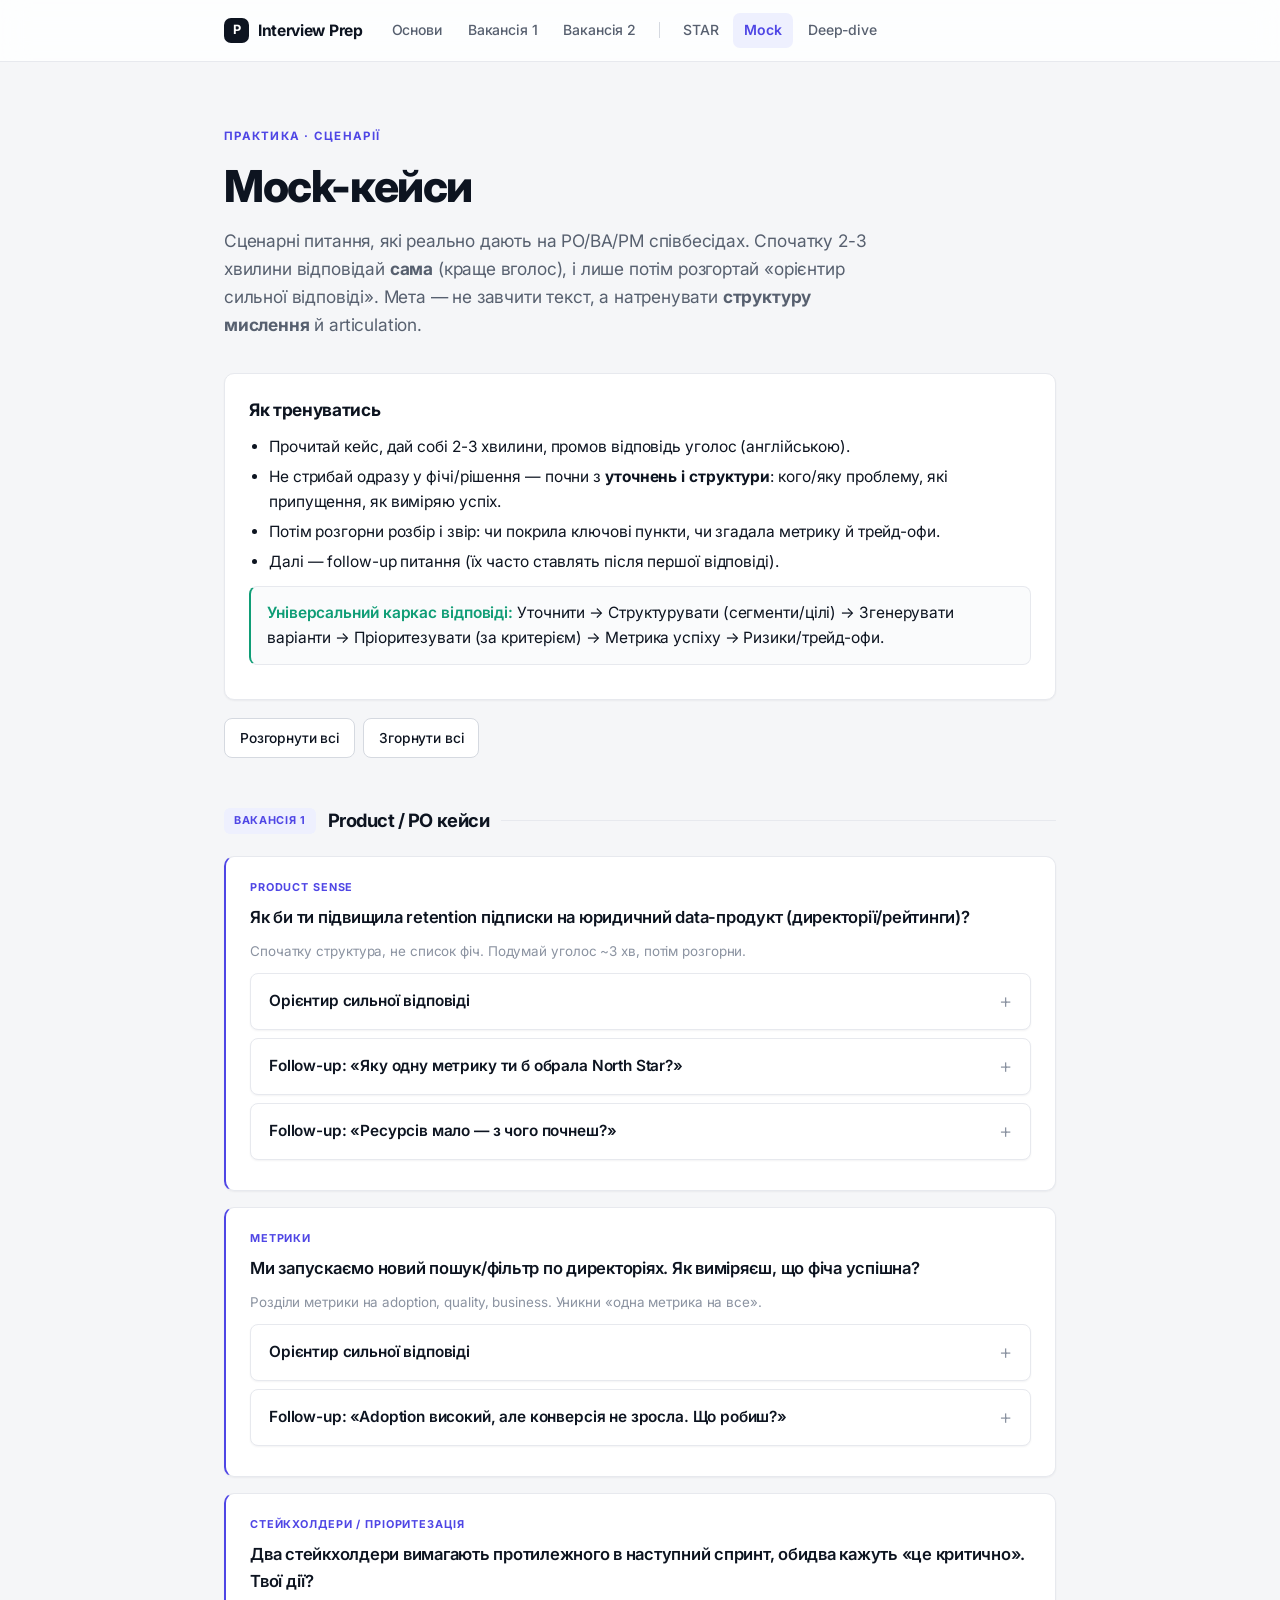
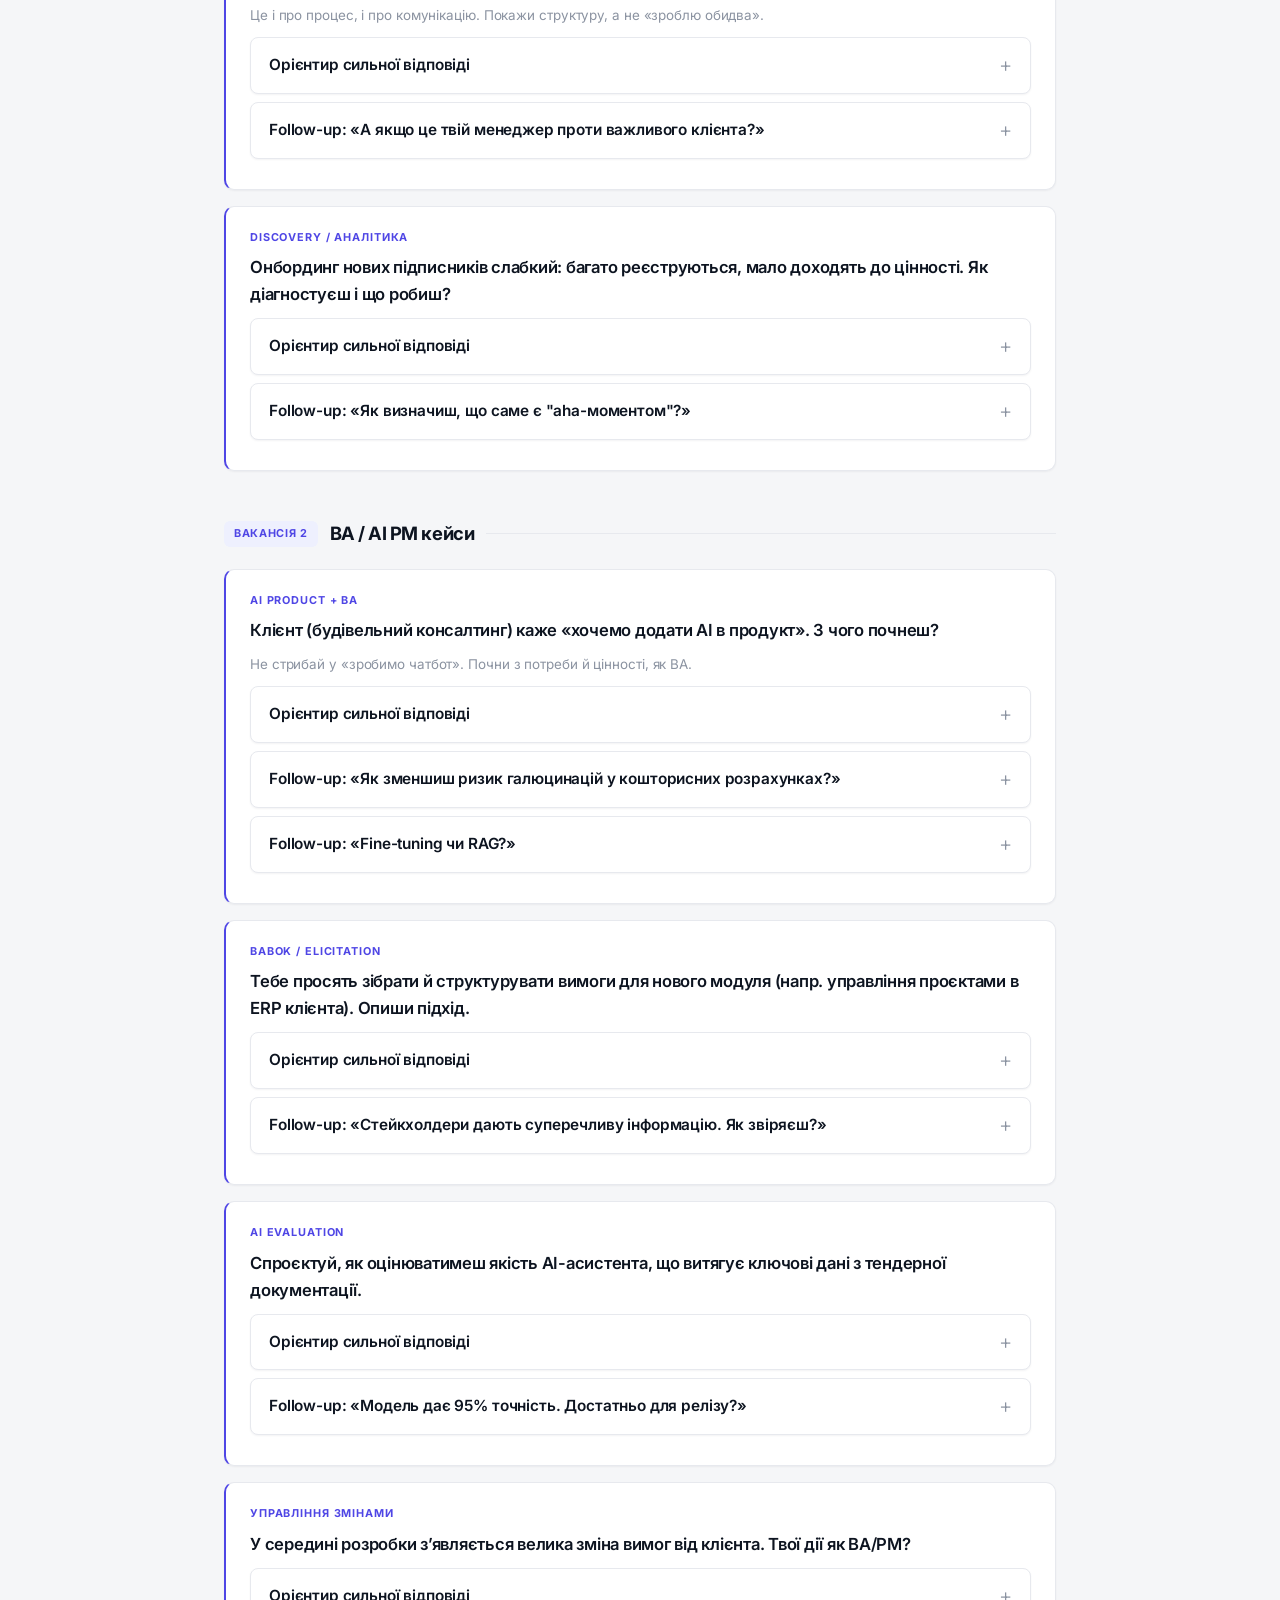
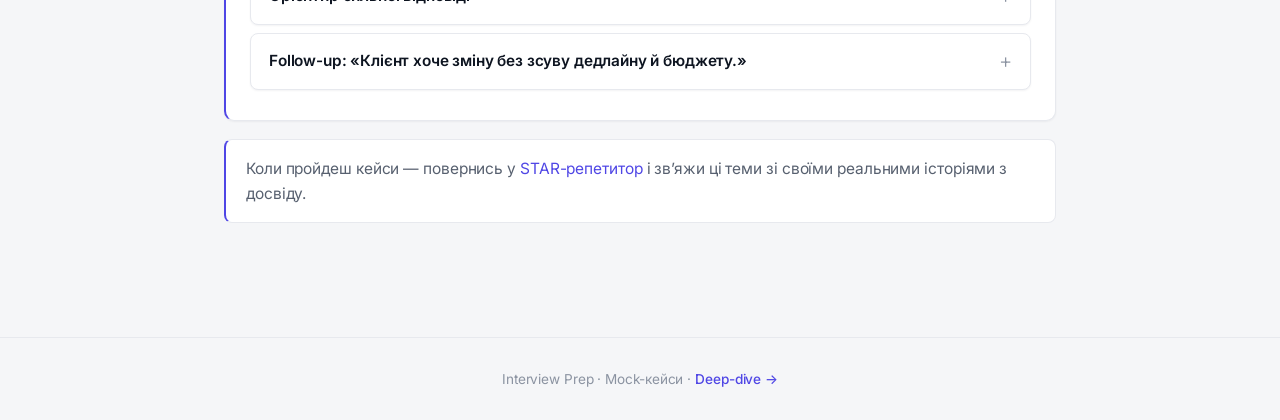
<file: mock.html>
<!DOCTYPE html>
<html lang="uk">
<head>
<meta charset="UTF-8">
<meta name="viewport" content="width=device-width, initial-scale=1.0">
<title>Mock-кейси — сценарна практика</title>
<meta name="description" content="Сценарні кейси з follow-up питаннями та розбором сильної відповіді для BA/product співбесід.">
<link rel="stylesheet" href="style.css">
<link rel="icon" href="data:image/svg+xml,<svg xmlns='http://www.w3.org/2000/svg' viewBox='0 0 100 100'><rect width='100' height='100' rx='20' fill='%2333569b'/><text x='50' y='72' font-size='60' text-anchor='middle' fill='white' font-family='Arial' font-weight='bold'>P</text></svg>">
</head>
<body data-page="mock">

<header class="site">
  <nav class="nav">
    <a class="brand" href="index.html"><span class="mark">P</span> Interview Prep</a>
    <a class="tab" href="index.html">Основи</a>
    <a class="tab" href="vacancy-legal-po.html">Вакансія 1</a>
    <a class="tab" href="vacancy-ai-pm.html">Вакансія 2</a>
    <span class="sep"></span>
    <a class="tab" href="star-trainer.html">STAR</a>
    <a class="tab active" href="mock.html">Mock</a>
    <a class="tab" href="deep-dive.html">Deep-dive</a>
  </nav>
</header>

<div class="hero">
  <span class="eyebrow">Практика · Сценарії</span>
  <h1>Mock-кейси</h1>
  <p class="lead">Сценарні питання, які реально дають на PO/BA/PM співбесідах. Спочатку 2-3 хвилини відповідай <b>сама</b> (краще вголос), і лише потім розгортай «орієнтир сильної відповіді». Мета — не завчити текст, а натренувати <b>структуру мислення</b> й articulation.</p>
</div>

<main>

  <div class="card">
    <h3>Як тренуватись</h3>
    <ul>
      <li>Прочитай кейс, дай собі 2-3 хвилини, промов відповідь уголос (англійською).</li>
      <li>Не стрибай одразу у фічі/рішення — почни з <b>уточнень і структури</b>: кого/яку проблему, які припущення, як виміряю успіх.</li>
      <li>Потім розгорни розбір і звір: чи покрила ключові пункти, чи згадала метрику й трейд-офи.</li>
      <li>Далі — follow-up питання (їх часто ставлять після першої відповіді).</li>
    </ul>
    <div class="tip"><strong>Універсальний каркас відповіді:</strong> Уточнити → Структурувати (сегменти/цілі) → Згенерувати варіанти → Пріоритезувати (за критерієм) → Метрика успіху → Ризики/трейд-офи.</div>
  </div>

  <div class="btn-row">
    <button class="btn" id="expandAll">Розгорнути всі</button>
    <button class="btn" id="collapseAll">Згорнути всі</button>
  </div>

  <!-- ===================== Вакансія 1 ===================== -->
  <div class="block-header"><span class="tag">Вакансія 1</span> Product / PO кейси</div>

  <div class="card scenario">
    <div class="cat">Product sense</div>
    <div class="prompt">Як би ти підвищила retention підписки на юридичний data-продукт (директорії/рейтинги)?</div>
    <div class="hint">Спочатку структура, не список фіч. Подумай уголос ~3 хв, потім розгорни.</div>
    <details class="acc"><summary>Орієнтир сильної відповіді</summary><div class="body">
      <ul>
        <li><b>Уточнити:</b> який сегмент (юрфірми vs користувачі-пошукачі), яка підписка (індивід/корпоративна), який horizon (early churn vs довгостроковий).</li>
        <li><b>Діагностика:</b> подивитись воронку й криву retention, розділити нових vs наявних; де саме відвал (onboarding? відсутність звички? цінність не отримана?).</li>
        <li><b>Гіпотези за важелями:</b> активація (швидше довести до «aha» — напр. перший корисний інсайт по рейтингах), звичка (тижнева цінність, алерти про зміни рейтингу/конкурентів), розширення цінності (персоналізовані дані, порівняння).</li>
        <li><b>Метрика успіху:</b> retention когорти на N днів / NRR; leading — activation rate, WAU/MAU.</li>
        <li><b>Валідація:</b> найдешевша перевірка (A/B, інтервʼю з тими, хто відвалився), потім масштабувати.</li>
        <li><b>Трейд-офи:</b> не плутати engagement заради engagement із реальною цінністю; для B2B важлива цінність для того, хто платить (не завжди = хто клікає).</li>
      </ul>
    </div></details>
    <details class="acc"><summary>Follow-up: «Яку одну метрику ти б обрала North Star?»</summary><div class="body"><p>Метрика, що відображає отриману цінність, напр. «частка підписників, що отримують корисний інсайт щотижня» (weekly value events). Пояснити, чому не MRR (це lagging) і не просто логіни (не = цінність), і які input-метрики її живлять.</p></div></details>
    <details class="acc"><summary>Follow-up: «Ресурсів мало — з чого почнеш?»</summary><div class="body"><p>З найдешевшої діагностики (дані + 5 інтервʼю з churned), потім один експеримент з найбільшим важелем (зазвичай activation/onboarding дає найшвидший ефект на retention). Обґрунтувати через value/effort.</p></div></details>
  </div>

  <div class="card scenario">
    <div class="cat">Метрики</div>
    <div class="prompt">Ми запускаємо новий пошук/фільтр по директоріях. Як виміряєш, що фіча успішна?</div>
    <div class="hint">Розділи метрики на adoption, quality, business. Уникни «одна метрика на все».</div>
    <details class="acc"><summary>Орієнтир сильної відповіді</summary><div class="body">
      <ul>
        <li><b>Прив'язка до мети:</b> навіщо фіча (легше знаходити релевантні фірми → більше цінності → retention/conversion).</li>
        <li><b>Adoption:</b> % користувачів, що скористались пошуком; частота.</li>
        <li><b>Якість/успіх:</b> search success rate (клік у результат / уточнення без відмови), zero-result rate, час до результату.</li>
        <li><b>Downstream:</b> вплив на перегляди профілів, конверсію free→paid, retention когорти, що користуються пошуком.</li>
        <li><b>Guardrail-метрики:</b> не зашкодили іншим шляхам; latency пошуку.</li>
        <li><b>Як міряти:</b> події в GA4, якісно — сесії в Clarity (де застрягають), A/B проти старого досвіду.</li>
      </ul>
    </div></details>
    <details class="acc"><summary>Follow-up: «Adoption високий, але конверсія не зросла. Що робиш?»</summary><div class="body"><p>Розділити: користуються, але не знаходять цінного (низький success rate / високий zero-result) vs знаходять, але це не впливає на рішення платити. Дивлюсь якісні дані (Clarity, інтервʼю), формую гіпотезу, тестую. Можливо, проблема не в пошуку, а в цінності за paywall.</p></div></details>
  </div>

  <div class="card scenario">
    <div class="cat">Стейкхолдери / пріоритезація</div>
    <div class="prompt">Два стейкхолдери вимагають протилежного в наступний спринт, обидва кажуть «це критично». Твої дії?</div>
    <div class="hint">Це і про процес, і про комунікацію. Покажи структуру, а не «зроблю обидва».</div>
    <details class="acc"><summary>Орієнтир сильної відповіді</summary><div class="body">
      <ul>
        <li><b>Зрозуміти інтерес за позицією:</b> окремо поговорити з кожним — яка бізнес-ціль і чому «критично» (дедлайн? ризик? залежність?).</li>
        <li><b>Спільний критерій:</b> звести обидва до product goal/OKR і об'єктивної оцінки — value, cost of delay (WSJF), effort, ризик.</li>
        <li><b>Прозорий трейд-оф:</b> показати обом, що вибір А означає для Б (і навпаки), і рекомендацію з обґрунтуванням.</li>
        <li><b>Рішення й ескалація:</b> якщо в межах моєї зони — вирішую й фіксую причину; якщо стратегічне — ескалюю до accountable-особи (у цій ролі — до менеджера над проксі-PO).</li>
        <li><b>Комунікація:</b> зафіксувати рішення, причину й коли повернемось до відкладеного.</li>
      </ul>
    </div></details>
    <details class="acc"><summary>Follow-up: «А якщо це твій менеджер проти важливого клієнта?»</summary><div class="body"><p>Той самий процес, але з підвищеною вагою прозорості: приношу дані й рекомендацію, показую ризик обох варіантів, рішення лишаю за accountable-особою, але фіксую свою позицію й наслідки. Не «прогинаюсь» мовчки і не воюю — роблю рішення інформованим.</p></div></details>
  </div>

  <div class="card scenario">
    <div class="cat">Discovery / аналітика</div>
    <div class="prompt">Онбординг нових підписників слабкий: багато реєструються, мало доходять до цінності. Як діагностуєш і що робиш?</div>
    <details class="acc"><summary>Орієнтир сильної відповіді</summary><div class="body">
      <ul>
        <li><b>Кількісно (що):</b> побудувати воронку онбордингу по кроках (GA4), знайти крок з найбільшим відвалом; порівняти когорти.</li>
        <li><b>Якісно (чому):</b> Clarity — записи сесій і heatmaps на проблемному кроці (rage clicks, застрягання); кілька інтервʼю з новими користувачами.</li>
        <li><b>Визначити «aha-момент»:</b> яка перша дія корелює з утриманням, і скоротити шлях до неї.</li>
        <li><b>Гіпотеза → експеримент:</b> напр. спростити крок, додати підказку/дефолт, показати цінність раніше; A/B.</li>
        <li><b>Метрика:</b> activation rate (доходження до aha) і retention когорти.</li>
      </ul>
    </div></details>
    <details class="acc"><summary>Follow-up: «Як визначиш, що саме є "aha-моментом"?»</summary><div class="body"><p>Аналіз кореляції: які ранні дії найсильніше повʼязані з утриманням через N днів (напр. «зробив перший збережений пошук» або «переглянув X профілів»). Перевірити причинність експериментом, не лише кореляцією.</p></div></details>
  </div>

  <!-- ===================== Вакансія 2 ===================== -->
  <div class="block-header"><span class="tag">Вакансія 2</span> BA / AI PM кейси</div>

  <div class="card scenario">
    <div class="cat">AI product + BA</div>
    <div class="prompt">Клієнт (будівельний консалтинг) каже «хочемо додати AI в продукт». З чого почнеш?</div>
    <div class="hint">Не стрибай у «зробимо чатбот». Почни з потреби й цінності, як BA.</div>
    <details class="acc"><summary>Орієнтир сильної відповіді</summary><div class="body">
      <ul>
        <li><b>Відступ до потреби:</b> «AI» — не мета. Яка бізнес-проблема / capability gap / pain point? Для кого? Який результат хочемо.</li>
        <li><b>Знайти кандидатні кейси:</b> де багато ручної роботи з текстом/даними (тендери, кошториси, звіти, норми) — там AI дає цінність.</li>
        <li><b>Оцінити придатність:</b> чи є дані/джерела, чи допустима похибка, чи потрібен human-in-the-loop, регуляторні/точнісні ризики.</li>
        <li><b>Підхід:</b> для доменних документів — RAG (grounding на джерелах клієнта), не «гола» модель; чіткий scope MVP.</li>
        <li><b>Метрики й eval:</b> як міряти якість (offline eval set + online), пороги прийнятності.</li>
        <li><b>Responsible AI:</b> прозорість, можливість оскаржити, аудит; особливо де ціна помилки висока (розрахунки, кошториси).</li>
        <li><b>Далі — стандартний BA-цикл:</b> вимоги, декомпозиція, приймання рішення.</li>
      </ul>
    </div></details>
    <details class="acc"><summary>Follow-up: «Як зменшиш ризик галюцинацій у кошторисних розрахунках?»</summary><div class="body"><p>Grounding через RAG на перевірених джерелах; не давати LLM робити самі обчислення — рахувати детермінованим кодом, а модель лише витягує/структурує; guardrails і валідація; human-in-the-loop для критичних значень; показувати джерела; eval на точність.</p></div></details>
    <details class="acc"><summary>Follow-up: «Fine-tuning чи RAG?»</summary><div class="body"><p>Для свіжих доменних документів і фактичної точності зазвичай RAG — дешевше, оновлюється без перетренування, дає джерела. Fine-tuning — коли треба стабільний стиль/формат чи вузька задача. Часто комбінація; починати з RAG + prompting.</p></div></details>
  </div>

  <div class="card scenario">
    <div class="cat">BABOK / elicitation</div>
    <div class="prompt">Тебе просять зібрати й структурувати вимоги для нового модуля (напр. управління проєктами в ERP клієнта). Опиши підхід.</div>
    <details class="acc"><summary>Орієнтир сильної відповіді</summary><div class="body">
      <ul>
        <li><b>Планування:</b> визначити стейкхолдерів, підхід до BA, як фіксуватиму й узгоджуватиму (Confluence/Jira).</li>
        <li><b>Elicitation:</b> інтервʼю, воркшопи, аналіз наявних документів/системи (as-is), спостереження за процесом.</li>
        <li><b>Аналіз:</b> business → stakeholder → solution requirements; functional + NFR; зовнішні інтерфейси й обмеження; моделювання (BPMN as-is/to-be, use cases, data model).</li>
        <li><b>Пріоритезація й трасування:</b> MoSCoW, traceability matrix (ціль → вимога → тест).</li>
        <li><b>Верифікація/валідація:</b> звірити з бізнес-потребою, узгодити й отримати schválення.</li>
        <li><b>Acceptance:</b> визначити acceptance criteria, спланувати UAT.</li>
      </ul>
    </div></details>
    <details class="acc"><summary>Follow-up: «Стейкхолдери дають суперечливу інформацію. Як звіряєш?»</summary><div class="body"><p>Критична оцінка джерел: зіставляю показання, шукаю першопричину розбіжності (різні ролі бачать різні шматки), звіряю з даними/системою as-is, виношу конфлікт на спільний воркшоп, фіксую узгоджене рішення й того, хто його підтвердив (accountable).</p></div></details>
  </div>

  <div class="card scenario">
    <div class="cat">AI evaluation</div>
    <div class="prompt">Спроєктуй, як оцінюватимеш якість AI-асистента, що витягує ключові дані з тендерної документації.</div>
    <details class="acc"><summary>Орієнтир сильної відповіді</summary><div class="body">
      <ul>
        <li><b>Що таке «правильно»:</b> визначити цільові поля (сума, дедлайни, умови) і що вважається коректним витягом.</li>
        <li><b>Offline eval set:</b> набір реальних документів із розміченими «правильними» відповідями (ground truth).</li>
        <li><b>Метрики:</b> для витягу — precision/recall/F1 по полях; частка документів, оброблених без помилок.</li>
        <li><b>Online (після релізу):</b> частка виправлень людиною, escalation rate, час обробки, задоволеність, cost per document.</li>
        <li><b>Human-in-the-loop:</b> критичні поля підтверджує людина; фідбек повертається в eval.</li>
        <li><b>Моніторинг дрейфу:</b> якість на нових типах документів, регулярний перегляд eval-набору.</li>
      </ul>
    </div></details>
    <details class="acc"><summary>Follow-up: «Модель дає 95% точність. Достатньо для релізу?»</summary><div class="body"><p>Залежить від ціни помилки й того, які саме 5% помиляються. Для критичних фінансових полів 5% помилок може бути неприйнятно без human-review. Треба дивитись розподіл помилок, а не лише середнє, і визначати поріг per-поле + guardrails.</p></div></details>
  </div>

  <div class="card scenario">
    <div class="cat">Управління змінами</div>
    <div class="prompt">У середині розробки зʼявляється велика зміна вимог від клієнта. Твої дії як BA/PM?</div>
    <details class="acc"><summary>Орієнтир сильної відповіді</summary><div class="body">
      <ul>
        <li><b>Зрозуміти зміну:</b> що саме, чому, наскільки термінова, яка бізнес-цінність.</li>
        <li><b>Impact analysis:</b> вплив на scope, наявні вимоги, архітектуру, терміни, ризики, залежності.</li>
        <li><b>Опції:</b> включити зараз / у наступний реліз / відхилити — з трейд-офами для кожної.</li>
        <li><b>Узгодження:</b> винести на change control / зі стейкхолдерами, ухвалити рішення прозоро.</li>
        <li><b>Оновити артефакти:</b> вимоги, traceability, беклог, комунікація команді.</li>
      </ul>
    </div></details>
    <details class="acc"><summary>Follow-up: «Клієнт хоче зміну без зсуву дедлайну й бюджету.»</summary><div class="body"><p>Показую трикутник scope/time/cost/quality: щось має поступитись. Пропоную варіанти — прибрати/відкласти менш цінне з поточного scope (щоб вкластись), або зсунути дедлайн, або поетапний реліз. Рішення — за клієнтом, але інформоване й зафіксоване.</p></div></details>
  </div>

  <div class="callout">Коли пройдеш кейси — повернись у <a href="star-trainer.html">STAR-репетитор</a> і звʼяжи ці теми зі своїми реальними історіями з досвіду.</div>

</main>

<a href="#" class="totop" aria-label="Нагору">↑</a>

<footer class="site">
  Interview Prep · Mock-кейси ·
  <a href="deep-dive.html">Deep-dive →</a>
</footer>

<script src="app.js"></script>
</body>
</html>
</file>
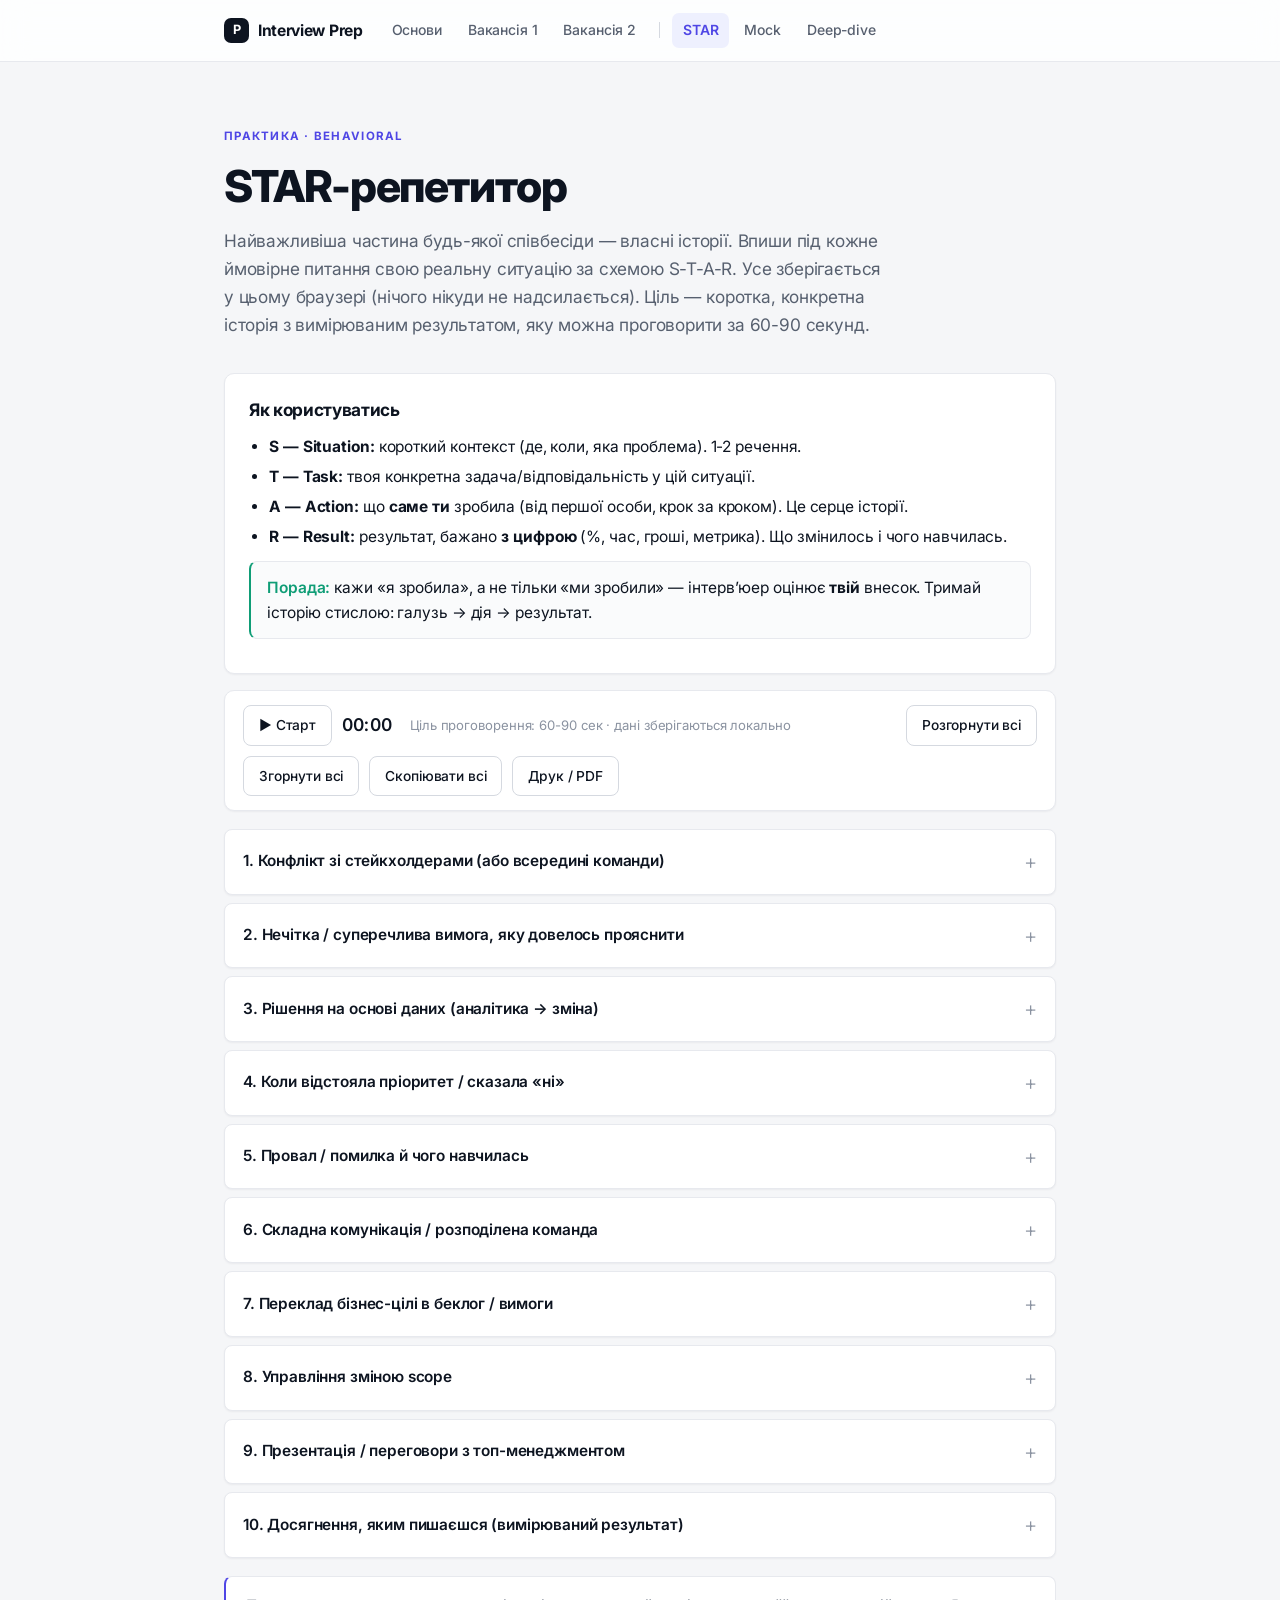
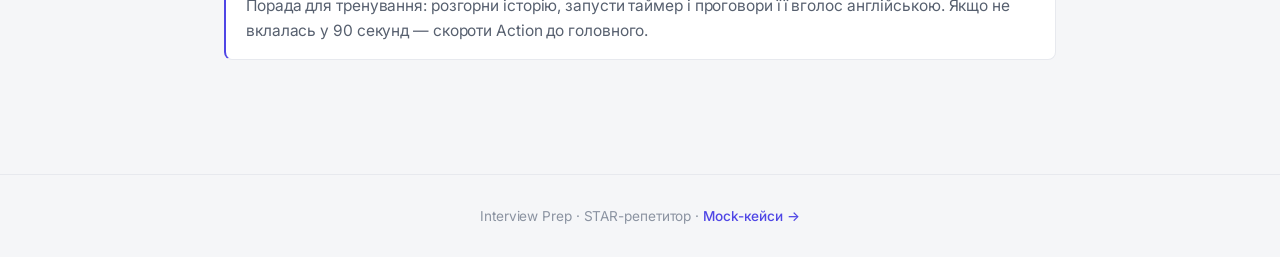
<file: star-trainer.html>
<!DOCTYPE html>
<html lang="uk">
<head>
<meta charset="UTF-8">
<meta name="viewport" content="width=device-width, initial-scale=1.0">
<title>STAR-репетитор — behavioral практика</title>
<meta name="description" content="Побудуй власні STAR-історії під ймовірні behavioral-питання. Зберігається локально в браузері.">
<link rel="stylesheet" href="style.css">
<link rel="icon" href="data:image/svg+xml,<svg xmlns='http://www.w3.org/2000/svg' viewBox='0 0 100 100'><rect width='100' height='100' rx='20' fill='%2333569b'/><text x='50' y='72' font-size='60' text-anchor='middle' fill='white' font-family='Arial' font-weight='bold'>P</text></svg>">
</head>
<body data-page="star">

<header class="site">
  <nav class="nav">
    <a class="brand" href="index.html"><span class="mark">P</span> Interview Prep</a>
    <a class="tab" href="index.html">Основи</a>
    <a class="tab" href="vacancy-legal-po.html">Вакансія 1</a>
    <a class="tab" href="vacancy-ai-pm.html">Вакансія 2</a>
    <span class="sep"></span>
    <a class="tab active" href="star-trainer.html">STAR</a>
    <a class="tab" href="mock.html">Mock</a>
    <a class="tab" href="deep-dive.html">Deep-dive</a>
  </nav>
</header>

<div class="hero">
  <span class="eyebrow">Практика · Behavioral</span>
  <h1>STAR-репетитор</h1>
  <p class="lead">Найважливіша частина будь-якої співбесіди — власні історії. Впиши під кожне ймовірне питання свою реальну ситуацію за схемою S-T-A-R. Усе зберігається у цьому браузері (нічого нікуди не надсилається). Ціль — коротка, конкретна історія з вимірюваним результатом, яку можна проговорити за 60-90 секунд.</p>
</div>

<main>

  <div class="card">
    <h3>Як користуватись</h3>
    <ul>
      <li><b>S — Situation:</b> короткий контекст (де, коли, яка проблема). 1-2 речення.</li>
      <li><b>T — Task:</b> твоя конкретна задача/відповідальність у цій ситуації.</li>
      <li><b>A — Action:</b> що <b>саме ти</b> зробила (від першої особи, крок за кроком). Це серце історії.</li>
      <li><b>R — Result:</b> результат, бажано <b>з цифрою</b> (%, час, гроші, метрика). Що змінилось і чого навчилась.</li>
    </ul>
    <div class="tip"><strong>Порада:</strong> кажи «я зробила», а не тільки «ми зробили» — інтервʼюер оцінює <b>твій</b> внесок. Тримай історію стислою: галузь → дія → результат.</div>
  </div>

  <div class="star-tools">
    <div class="timer" id="timer">
      <button class="btn" id="timerBtn">▶ Старт</button>
      <span class="clock" id="clock">00:00</span>
    </div>
    <span class="saved-note">Ціль проговорення: 60-90 сек · дані зберігаються локально</span>
    <span class="spacer"></span>
    <button class="btn" id="expandAll">Розгорнути всі</button>
    <button class="btn" id="collapseAll">Згорнути всі</button>
    <button class="btn" id="copyAll">Скопіювати всі</button>
    <button class="btn" id="printBtn">Друк / PDF</button>
  </div>

  <details class="star" data-q="conflict">
    <summary>1. Конфлікт зі стейкхолдерами (або всередині команди) <span class="filled" data-filled></span></summary>
    <div class="body">
      <p class="probe">Що перевіряють: комунікацію, вміння знаходити спільне рішення, зрілість. Дуже ймовірне для обох вакансій.</p>
      <div class="star-grid">
        <div class="star-field"><label><span class="l">S</span> — Situation</label><textarea data-f="s" placeholder="Контекст: який проєкт, хто був у конфлікті, через що."></textarea><div class="wc" data-wc></div></div>
        <div class="star-field"><label><span class="l">T</span> — Task</label><textarea data-f="t" placeholder="Твоя роль/задача у вирішенні цієї ситуації."></textarea><div class="wc" data-wc></div></div>
        <div class="star-field"><label><span class="l">A</span> — Action</label><textarea data-f="a" placeholder="Що саме ти зробила: як зʼясувала інтереси, як звела до спільного, як ухвалила рішення."></textarea><div class="wc" data-wc></div></div>
        <div class="star-field"><label><span class="l">R</span> — Result</label><textarea data-f="r" placeholder="Результат із цифрою, якщо можливо. Що змінилось, чого навчилась."></textarea><div class="wc" data-wc></div></div>
      </div>
      <ul class="star-check"></ul>
      <div class="card-actions"><button class="btn" data-clear>Очистити цю історію</button></div>
    </div>
  </details>

  <details class="star" data-q="unclear">
    <summary>2. Нечітка / суперечлива вимога, яку довелось прояснити <span class="filled" data-filled></span></summary>
    <div class="body">
      <p class="probe">Що перевіряють: elicitation, критичне мислення, роботу з невизначеністю. Ключове для BA-вакансії.</p>
      <div class="star-grid">
        <div class="star-field"><label><span class="l">S</span> — Situation</label><textarea data-f="s" placeholder="Яка вимога була нечіткою/суперечливою і чому це було ризиком."></textarea><div class="wc" data-wc></div></div>
        <div class="star-field"><label><span class="l">T</span> — Task</label><textarea data-f="t" placeholder="Що треба було зʼясувати/узгодити."></textarea><div class="wc" data-wc></div></div>
        <div class="star-field"><label><span class="l">A</span> — Action</label><textarea data-f="a" placeholder="Техніки: інтервʼю, воркшоп, декомпозиція, прототип, звірка джерел."></textarea><div class="wc" data-wc></div></div>
        <div class="star-field"><label><span class="l">R</span> — Result</label><textarea data-f="r" placeholder="Як прояснення вплинуло на результат (менше переробок, чіткий scope тощо)."></textarea><div class="wc" data-wc></div></div>
      </div>
      <ul class="star-check"></ul>
      <div class="card-actions"><button class="btn" data-clear>Очистити цю історію</button></div>
    </div>
  </details>

  <details class="star" data-q="data">
    <summary>3. Рішення на основі даних (аналітика → зміна) <span class="filled" data-filled></span></summary>
    <div class="body">
      <p class="probe">Що перевіряють: data-driven підхід. Сильний сигнал для Вакансії 1 (GA4/Power BI/Clarity).</p>
      <div class="star-grid">
        <div class="star-field"><label><span class="l">S</span> — Situation</label><textarea data-f="s" placeholder="Яку проблему/можливість показали дані."></textarea><div class="wc" data-wc></div></div>
        <div class="star-field"><label><span class="l">T</span> — Task</label><textarea data-f="t" placeholder="Що треба було вирішити на основі даних."></textarea><div class="wc" data-wc></div></div>
        <div class="star-field"><label><span class="l">A</span> — Action</label><textarea data-f="a" placeholder="Які метрики дивилась, яку гіпотезу висунула, який експеримент/зміну зробила."></textarea><div class="wc" data-wc></div></div>
        <div class="star-field"><label><span class="l">R</span> — Result</label><textarea data-f="r" placeholder="Числовий результат: конверсія +X%, churn -Y% тощо."></textarea><div class="wc" data-wc></div></div>
      </div>
      <ul class="star-check"></ul>
      <div class="card-actions"><button class="btn" data-clear>Очистити цю історію</button></div>
    </div>
  </details>

  <details class="star" data-q="said-no">
    <summary>4. Коли відстояла пріоритет / сказала «ні» <span class="filled" data-filled></span></summary>
    <div class="body">
      <p class="probe">Що перевіряють: пріоритезацію, вміння захистити рішення без псування стосунків.</p>
      <div class="star-grid">
        <div class="star-field"><label><span class="l">S</span> — Situation</label><textarea data-f="s" placeholder="Хто й що просив, чому це конфліктувало з пріоритетами."></textarea><div class="wc" data-wc></div></div>
        <div class="star-field"><label><span class="l">T</span> — Task</label><textarea data-f="t" placeholder="Що треба було збалансувати."></textarea><div class="wc" data-wc></div></div>
        <div class="star-field"><label><span class="l">A</span> — Action</label><textarea data-f="a" placeholder="Як обґрунтувала (product goal, дані, cost of delay), як комунікувала «ні»."></textarea><div class="wc" data-wc></div></div>
        <div class="star-field"><label><span class="l">R</span> — Result</label><textarea data-f="r" placeholder="Наслідок рішення й що зберегла (фокус, час, якість)."></textarea><div class="wc" data-wc></div></div>
      </div>
      <ul class="star-check"></ul>
      <div class="card-actions"><button class="btn" data-clear>Очистити цю історію</button></div>
    </div>
  </details>

  <details class="star" data-q="failure">
    <summary>5. Провал / помилка й чого навчилась <span class="filled" data-filled></span></summary>
    <div class="body">
      <p class="probe">Що перевіряють: самоусвідомлення, здатність приймати критику (прямо у вимогах Вакансії 2).</p>
      <div class="star-grid">
        <div class="star-field"><label><span class="l">S</span> — Situation</label><textarea data-f="s" placeholder="Що пішло не так (чесно, але без самобичування)."></textarea><div class="wc" data-wc></div></div>
        <div class="star-field"><label><span class="l">T</span> — Task</label><textarea data-f="t" placeholder="За що ти відповідала."></textarea><div class="wc" data-wc></div></div>
        <div class="star-field"><label><span class="l">A</span> — Action</label><textarea data-f="a" placeholder="Як відреагувала, що виправила, як мінімізувала наслідки."></textarea><div class="wc" data-wc></div></div>
        <div class="star-field"><label><span class="l">R</span> — Result</label><textarea data-f="r" placeholder="Головне — висновок і що змінила в підході надалі."></textarea><div class="wc" data-wc></div></div>
      </div>
      <ul class="star-check"></ul>
      <div class="card-actions"><button class="btn" data-clear>Очистити цю історію</button></div>
    </div>
  </details>

  <details class="star" data-q="distributed">
    <summary>6. Складна комунікація / розподілена команда <span class="filled" data-filled></span></summary>
    <div class="body">
      <p class="probe">Що перевіряють: роботу з remote/distributed (прямо у вимогах Вакансії 1) та комунікацію через часові пояси.</p>
      <div class="star-grid">
        <div class="star-field"><label><span class="l">S</span> — Situation</label><textarea data-f="s" placeholder="Яка команда/стейкхолдери, у чому була складність (пояси, мова, канали)."></textarea><div class="wc" data-wc></div></div>
        <div class="star-field"><label><span class="l">T</span> — Task</label><textarea data-f="t" placeholder="Чого треба було досягти в комунікації."></textarea><div class="wc" data-wc></div></div>
        <div class="star-field"><label><span class="l">A</span> — Action</label><textarea data-f="a" placeholder="Як налагодила: async-ясність, єдине джерело правди, домовленості, синхронізації."></textarea><div class="wc" data-wc></div></div>
        <div class="star-field"><label><span class="l">R</span> — Result</label><textarea data-f="r" placeholder="Як покращилась співпраця/швидкість/якість."></textarea><div class="wc" data-wc></div></div>
      </div>
      <ul class="star-check"></ul>
      <div class="card-actions"><button class="btn" data-clear>Очистити цю історію</button></div>
    </div>
  </details>

  <details class="star" data-q="biz-backlog">
    <summary>7. Переклад бізнес-цілі в беклог / вимоги <span class="filled" data-filled></span></summary>
    <div class="body">
      <p class="probe">Що перевіряють: суть ролі PO/BA — від мети до actionable роботи команди.</p>
      <div class="star-grid">
        <div class="star-field"><label><span class="l">S</span> — Situation</label><textarea data-f="s" placeholder="Яка бізнес-ціль була (можливо, нечітка/висока)."></textarea><div class="wc" data-wc></div></div>
        <div class="star-field"><label><span class="l">T</span> — Task</label><textarea data-f="t" placeholder="Що треба було перетворити на беклог/вимоги."></textarea><div class="wc" data-wc></div></div>
        <div class="star-field"><label><span class="l">A</span> — Action</label><textarea data-f="a" placeholder="Як декомпонувала: epics → stories, AC, пріоритезація, узгодження."></textarea><div class="wc" data-wc></div></div>
        <div class="star-field"><label><span class="l">R</span> — Result</label><textarea data-f="r" placeholder="Що доставили й який бізнес-результат."></textarea><div class="wc" data-wc></div></div>
      </div>
      <ul class="star-check"></ul>
      <div class="card-actions"><button class="btn" data-clear>Очистити цю історію</button></div>
    </div>
  </details>

  <details class="star" data-q="scope">
    <summary>8. Управління зміною scope <span class="filled" data-filled></span></summary>
    <div class="body">
      <p class="probe">Що перевіряють: solution scope, impact analysis, керування змінами (прямо у Вакансії 2).</p>
      <div class="star-grid">
        <div class="star-field"><label><span class="l">S</span> — Situation</label><textarea data-f="s" placeholder="Яка зміна зʼявилась і чому (нова вимога, обмеження, ринок)."></textarea><div class="wc" data-wc></div></div>
        <div class="star-field"><label><span class="l">T</span> — Task</label><textarea data-f="t" placeholder="Що треба було зробити з цією зміною."></textarea><div class="wc" data-wc></div></div>
        <div class="star-field"><label><span class="l">A</span> — Action</label><textarea data-f="a" placeholder="Impact analysis, перепріоритезація, узгодження зі стейкхолдерами, комунікація трейд-офів."></textarea><div class="wc" data-wc></div></div>
        <div class="star-field"><label><span class="l">R</span> — Result</label><textarea data-f="r" placeholder="Як контрольовано впровадили зміну без хаосу."></textarea><div class="wc" data-wc></div></div>
      </div>
      <ul class="star-check"></ul>
      <div class="card-actions"><button class="btn" data-clear>Очистити цю історію</button></div>
    </div>
  </details>

  <details class="star" data-q="top-mgmt">
    <summary>9. Презентація / переговори з топ-менеджментом <span class="filled" data-filled></span></summary>
    <div class="body">
      <p class="probe">Що перевіряють: комунікацію з великою аудиторією й керівництвом (прямо у вимогах Вакансії 2).</p>
      <div class="star-grid">
        <div class="star-field"><label><span class="l">S</span> — Situation</label><textarea data-f="s" placeholder="Яка була аудиторія/ставки."></textarea><div class="wc" data-wc></div></div>
        <div class="star-field"><label><span class="l">T</span> — Task</label><textarea data-f="t" placeholder="Що треба було донести/узгодити."></textarea><div class="wc" data-wc></div></div>
        <div class="star-field"><label><span class="l">A</span> — Action</label><textarea data-f="a" placeholder="Як підготувалась, як говорила від результату/ризику, як вела переговори."></textarea><div class="wc" data-wc></div></div>
        <div class="star-field"><label><span class="l">R</span> — Result</label><textarea data-f="r" placeholder="Рішення/схвалення, якого досягла."></textarea><div class="wc" data-wc></div></div>
      </div>
      <ul class="star-check"></ul>
      <div class="card-actions"><button class="btn" data-clear>Очистити цю історію</button></div>
    </div>
  </details>

  <details class="star" data-q="proud">
    <summary>10. Досягнення, яким пишаєшся (вимірюваний результат) <span class="filled" data-filled></span></summary>
    <div class="body">
      <p class="probe">Що перевіряють: вплив і результат. Готова відповідь на «розкажи про досягнення».</p>
      <div class="star-grid">
        <div class="star-field"><label><span class="l">S</span> — Situation</label><textarea data-f="s" placeholder="Контекст досягнення."></textarea><div class="wc" data-wc></div></div>
        <div class="star-field"><label><span class="l">T</span> — Task</label><textarea data-f="t" placeholder="Твоя мета/виклик."></textarea><div class="wc" data-wc></div></div>
        <div class="star-field"><label><span class="l">A</span> — Action</label><textarea data-f="a" placeholder="Ключові дії, що привели до результату."></textarea><div class="wc" data-wc></div></div>
        <div class="star-field"><label><span class="l">R</span> — Result</label><textarea data-f="r" placeholder="Вимірюваний результат, яким пишаєшся."></textarea><div class="wc" data-wc></div></div>
      </div>
      <ul class="star-check"></ul>
      <div class="card-actions"><button class="btn" data-clear>Очистити цю історію</button></div>
    </div>
  </details>

  <div class="callout">Порада для тренування: розгорни історію, запусти таймер і проговори її вголос англійською. Якщо не вклалась у 90 секунд — скороти Action до головного.</div>

</main>

<a href="#" class="totop" aria-label="Нагору">↑</a>

<footer class="site">
  Interview Prep · STAR-репетитор ·
  <a href="mock.html">Mock-кейси →</a>
</footer>

<script src="app.js"></script>
</body>
</html>
</file>
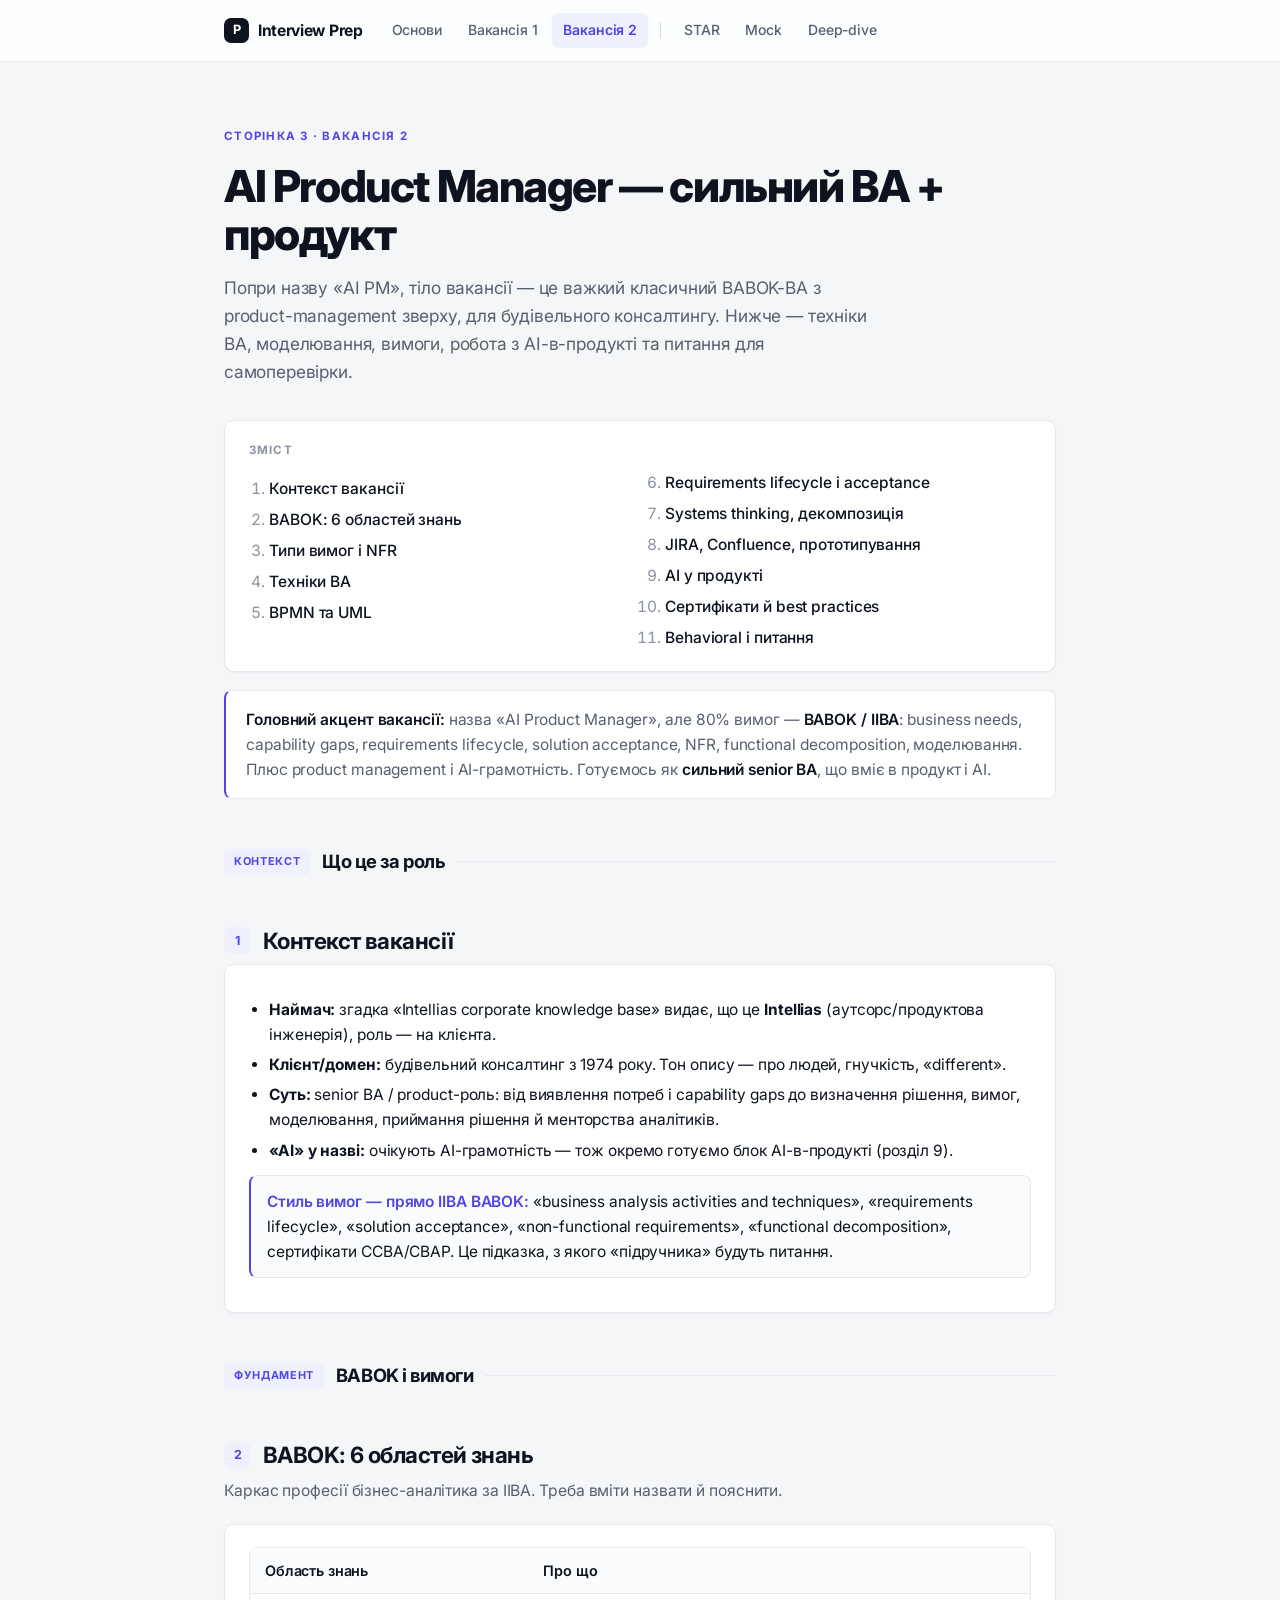
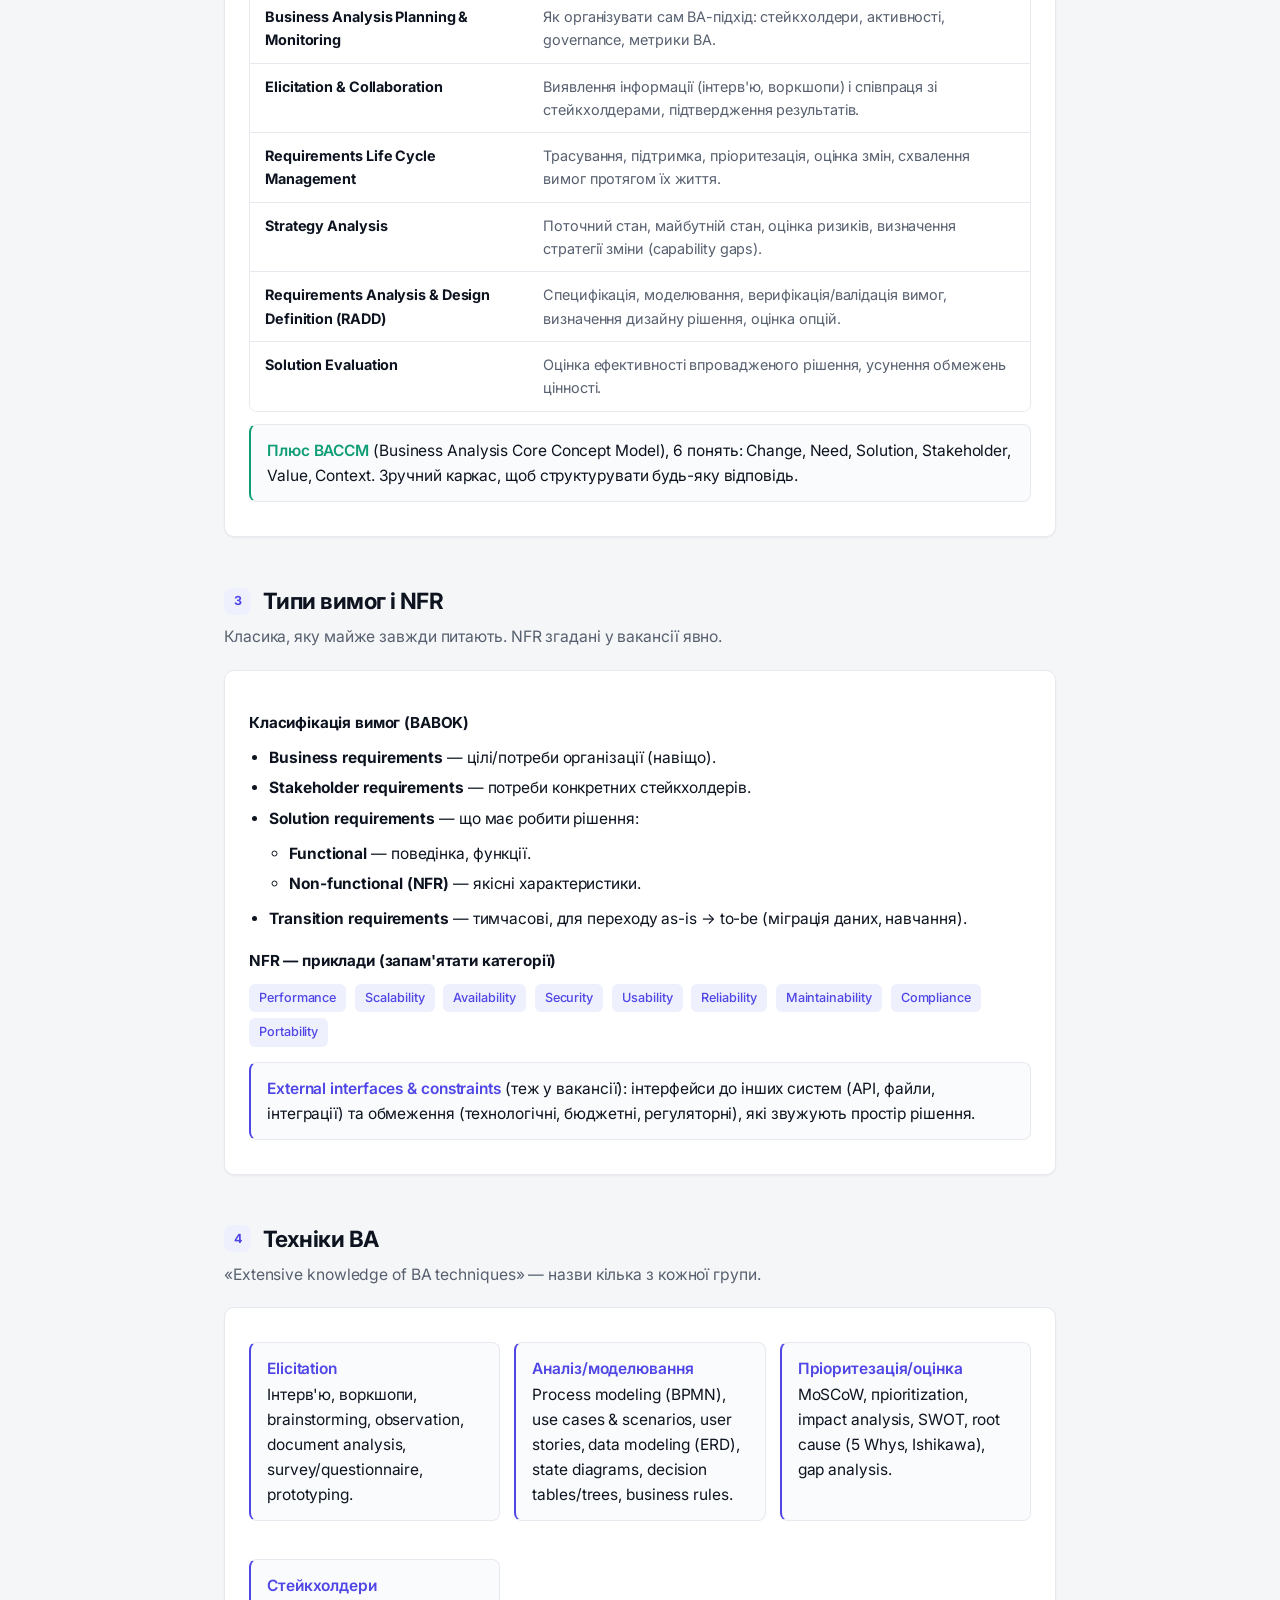
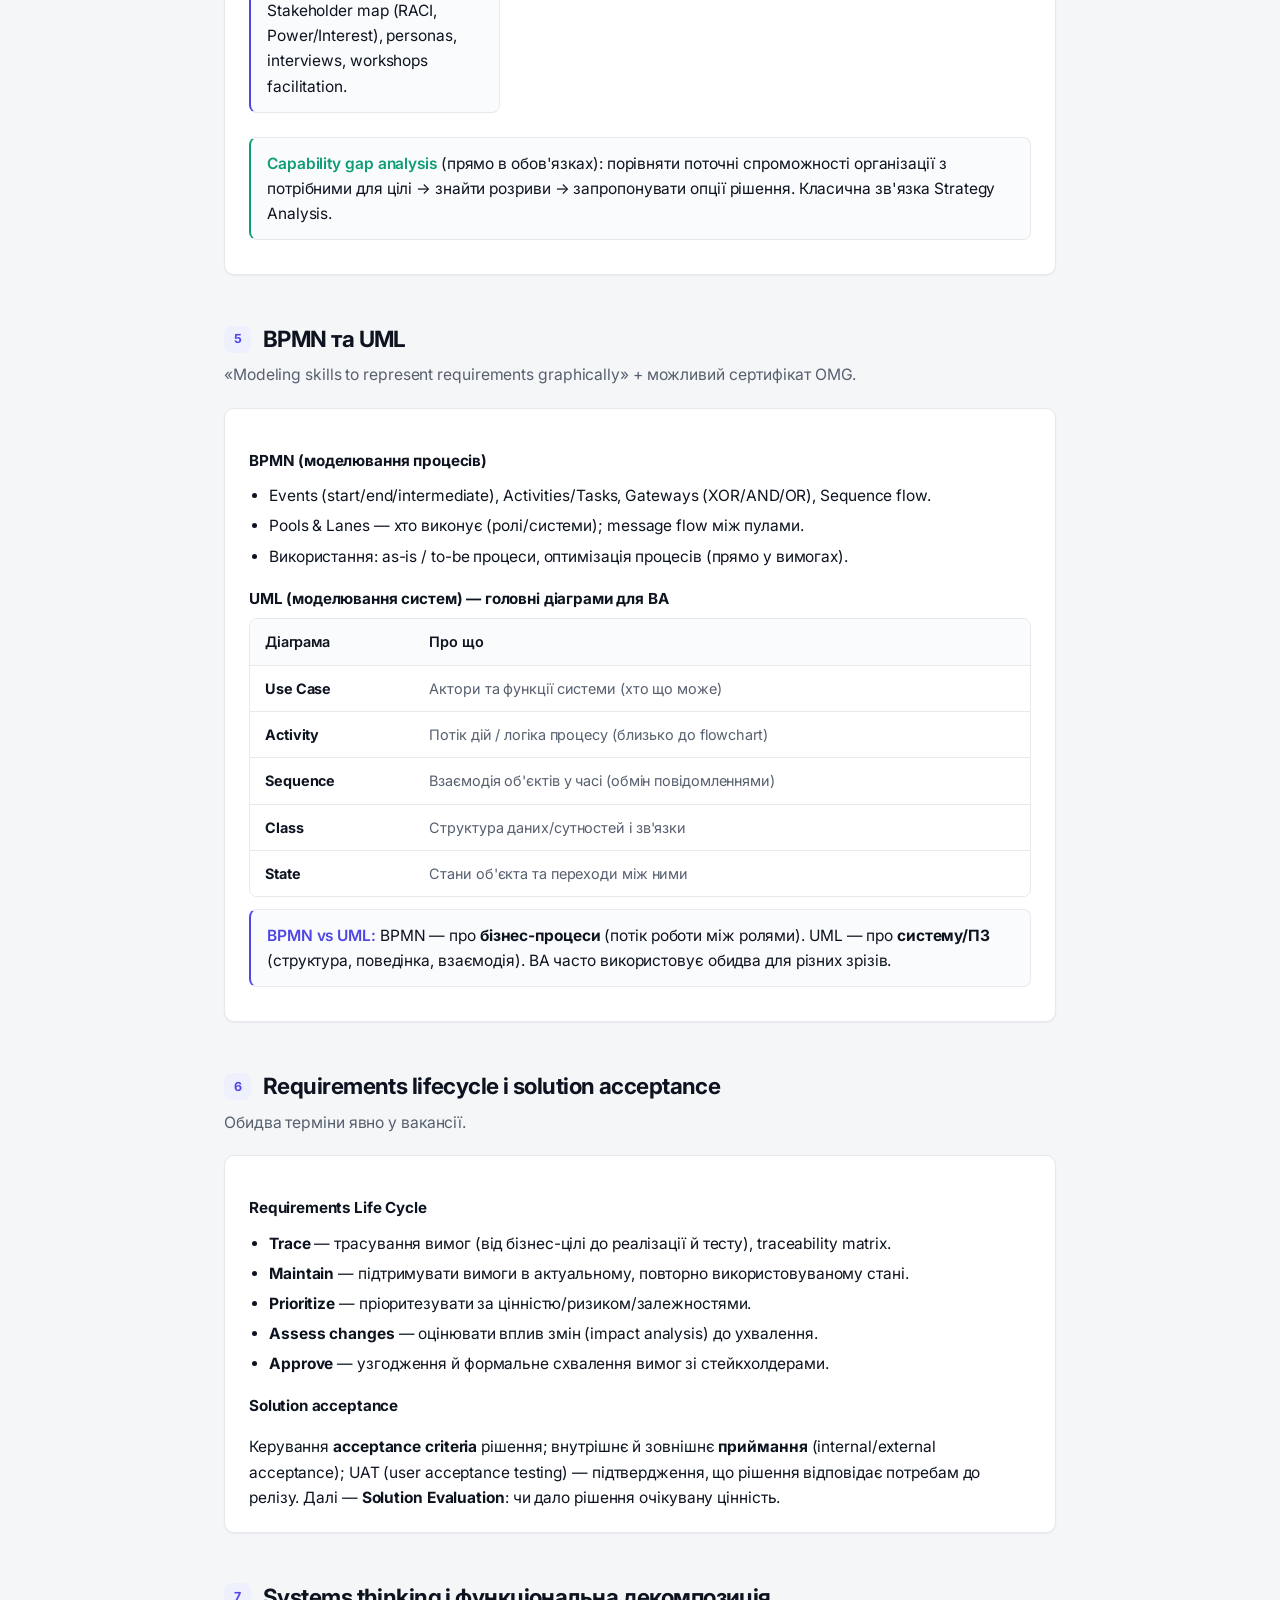
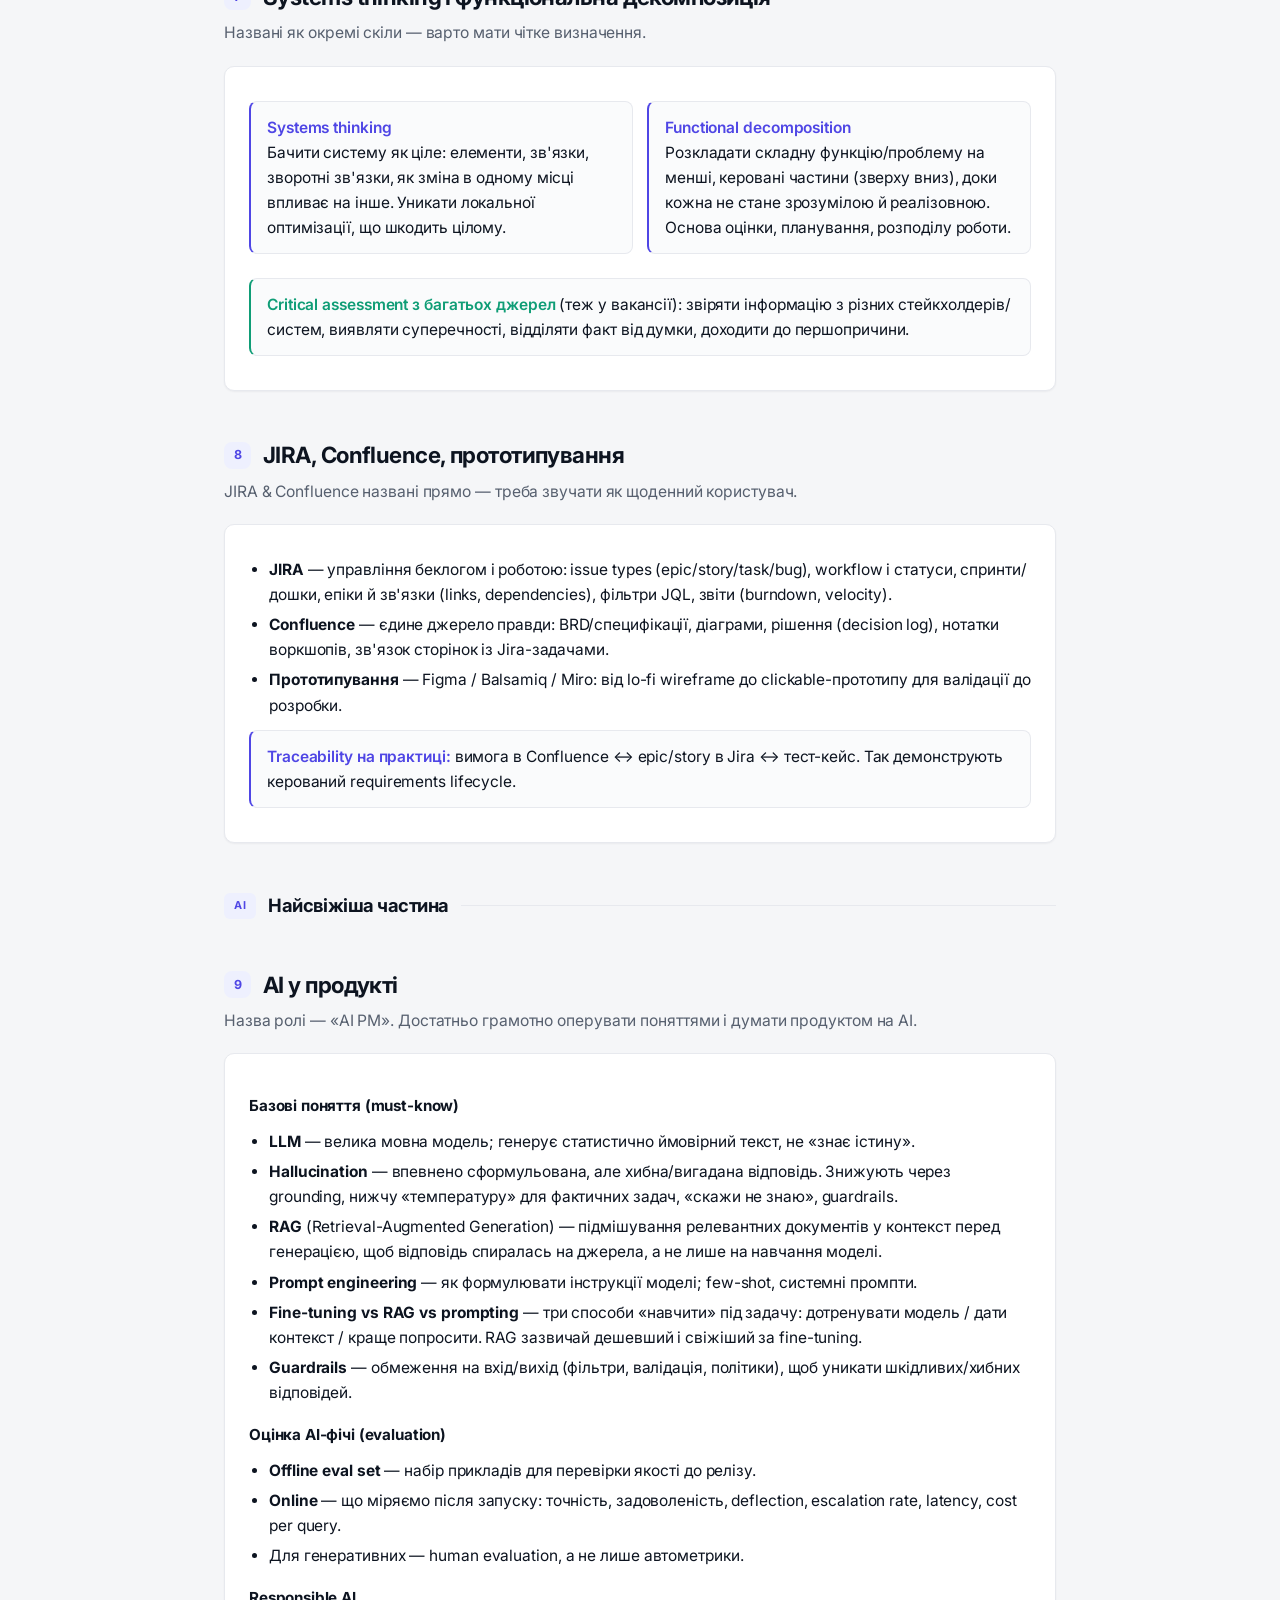
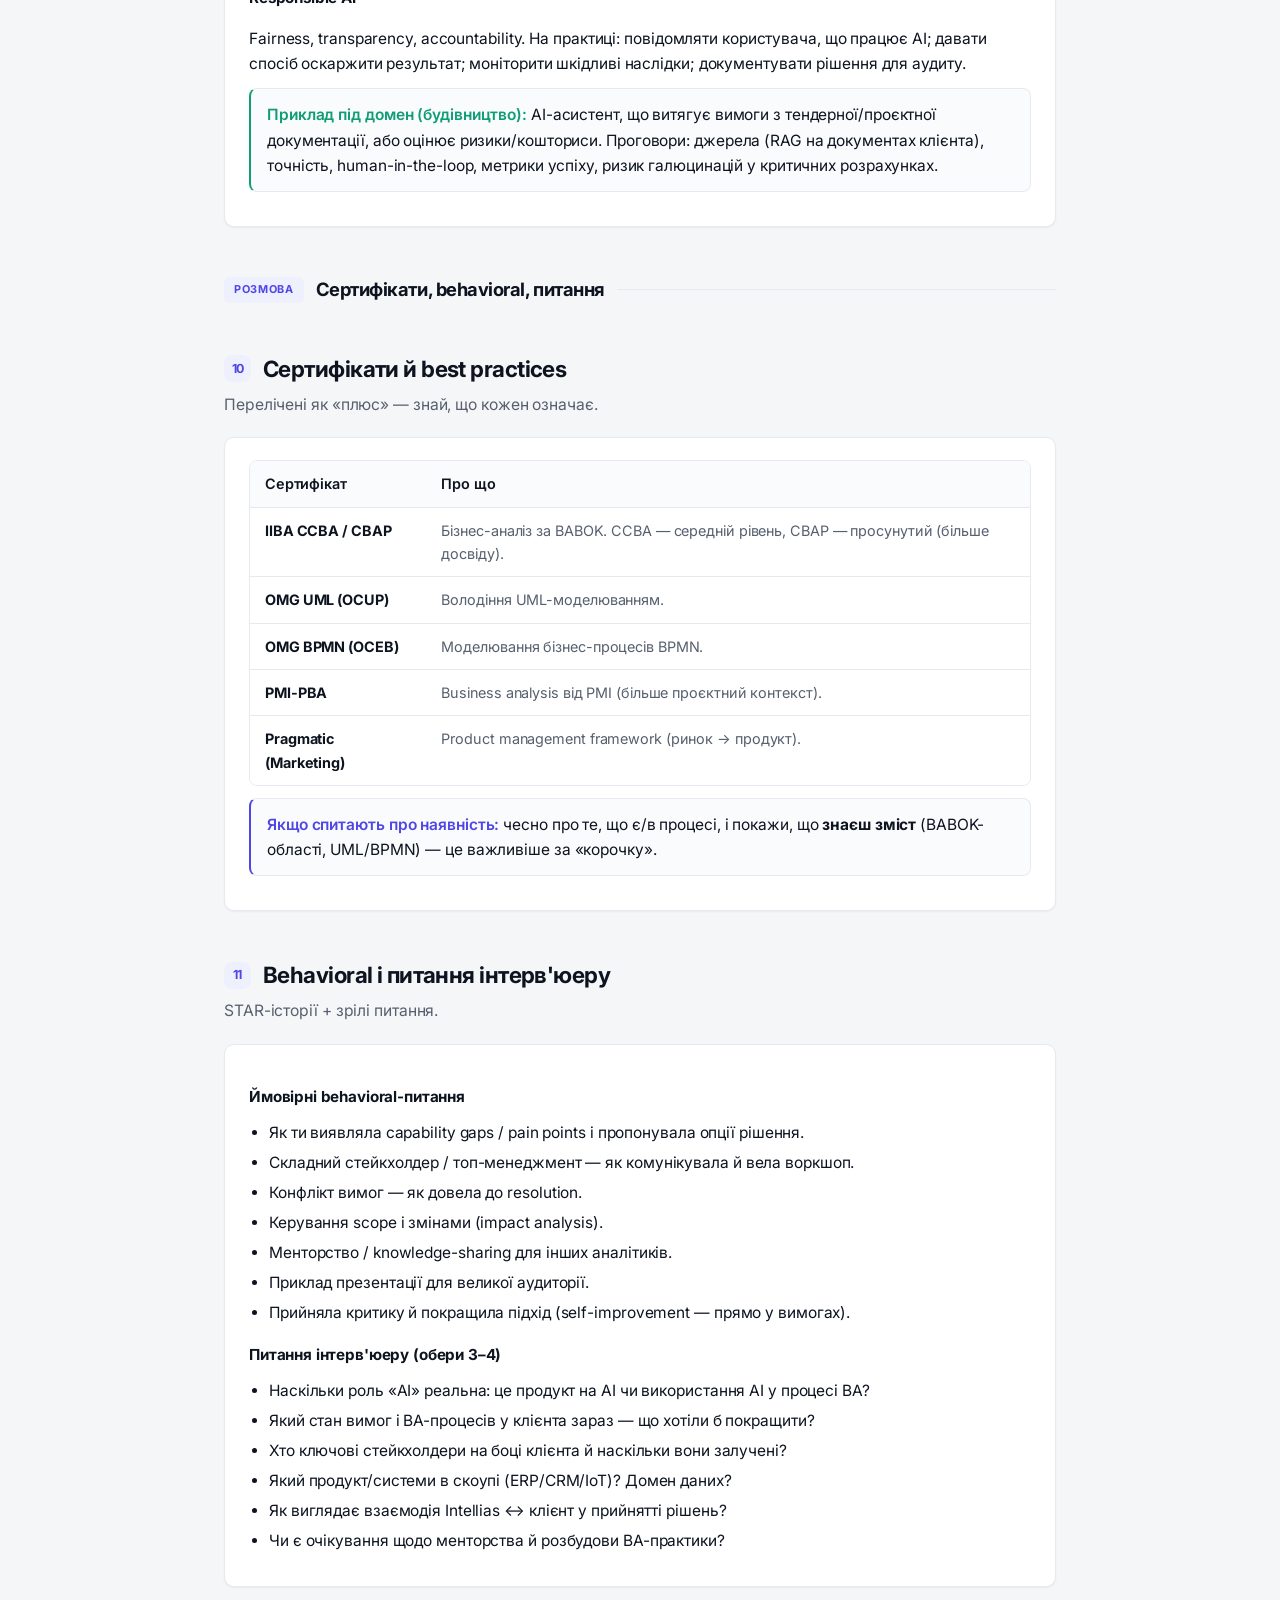
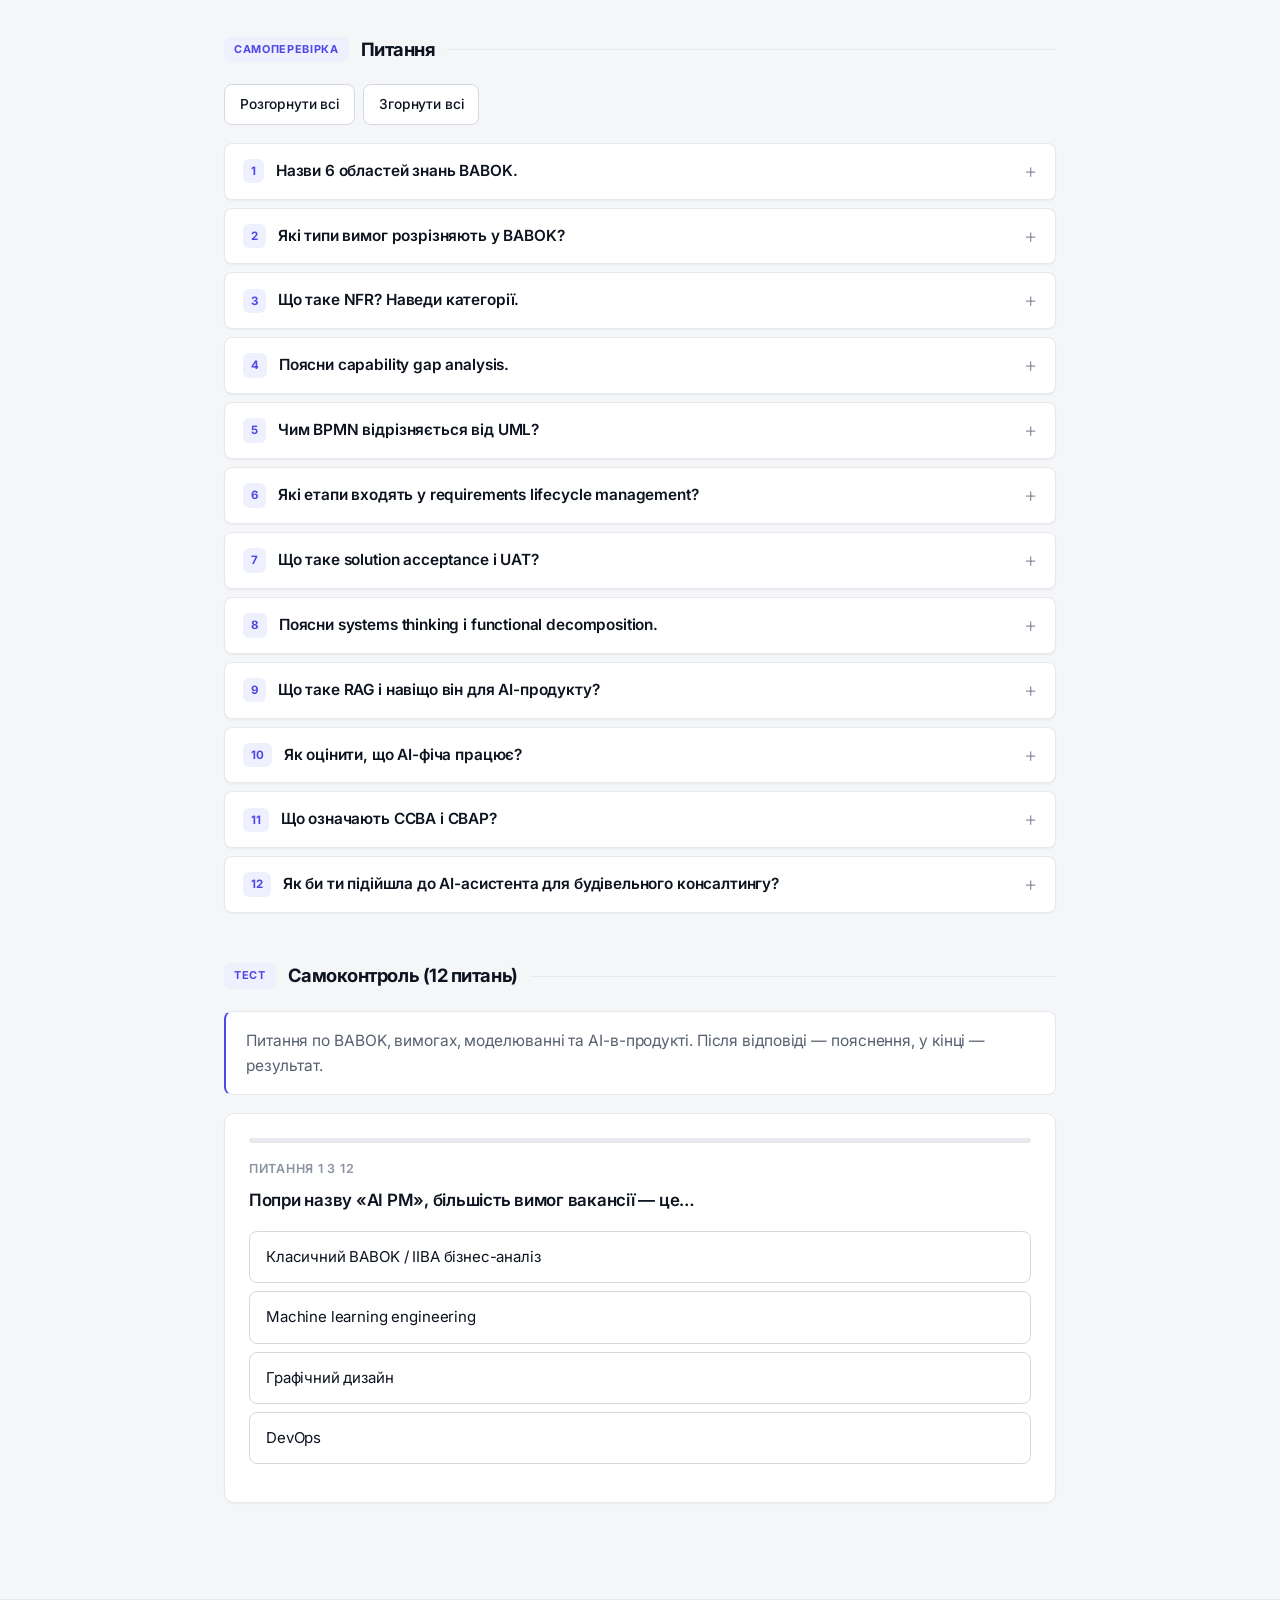
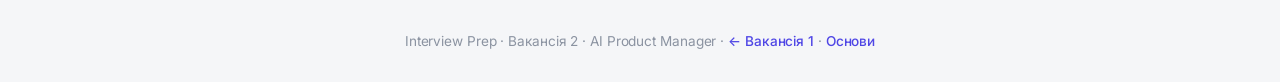
<file: vacancy-ai-pm.html>
<!DOCTYPE html>
<html lang="uk">
<head>
<meta charset="UTF-8">
<meta name="viewport" content="width=device-width, initial-scale=1.0">
<title>Вакансія 2 — AI Product Manager</title>
<meta name="description" content="Підготовка до співбесіди на AI Product Manager: BABOK, техніки BA, BPMN/UML, вимоги, AI-в-продукті, JIRA/Confluence.">
<link rel="stylesheet" href="style.css">
<link rel="icon" href="data:image/svg+xml,<svg xmlns='http://www.w3.org/2000/svg' viewBox='0 0 100 100'><rect width='100' height='100' rx='20' fill='%2333569b'/><text x='50' y='72' font-size='60' text-anchor='middle' fill='white' font-family='Arial' font-weight='bold'>2</text></svg>">
</head>
<body data-quiz="aipm">

<header class="site">
  <nav class="nav">
    <a class="brand" href="index.html"><span class="mark">P</span> Interview Prep</a>
    <a class="tab" href="index.html">Основи</a>
    <a class="tab" href="vacancy-legal-po.html">Вакансія 1</a>
    <a class="tab active" href="vacancy-ai-pm.html">Вакансія 2</a>
    <span class="sep"></span>
    <a class="tab" href="star-trainer.html">STAR</a>
    <a class="tab" href="mock.html">Mock</a>
    <a class="tab" href="deep-dive.html">Deep-dive</a>
  </nav>
</header>

<div class="hero">
  <span class="eyebrow">Сторінка 3 · Вакансія 2</span>
  <h1>AI Product Manager — сильний BA + продукт</h1>
  <p class="lead">Попри назву «AI PM», тіло вакансії — це важкий класичний BABOK-BA з product-management зверху, для будівельного консалтингу. Нижче — техніки BA, моделювання, вимоги, робота з AI-в-продукті та питання для самоперевірки.</p>
</div>

<main>

  <div class="toc">
    <h3>Зміст</h3>
    <ol>
      <li><a href="#context">Контекст вакансії</a></li>
      <li><a href="#babok">BABOK: 6 областей знань</a></li>
      <li><a href="#requirements">Типи вимог і NFR</a></li>
      <li><a href="#techniques">Техніки BA</a></li>
      <li><a href="#modeling">BPMN та UML</a></li>
      <li><a href="#lifecycle">Requirements lifecycle і acceptance</a></li>
      <li><a href="#thinking">Systems thinking, декомпозиція</a></li>
      <li><a href="#tools">JIRA, Confluence, прототипування</a></li>
      <li><a href="#ai">AI у продукті</a></li>
      <li><a href="#certs">Сертифікати й best practices</a></li>
      <li><a href="#behavioral">Behavioral і питання</a></li>
    </ol>
  </div>

  <div class="callout">
    <b>Головний акцент вакансії:</b> назва «AI Product Manager», але 80% вимог — <b>BABOK / IIBA</b>: business needs, capability gaps, requirements lifecycle, solution acceptance, NFR, functional decomposition, моделювання. Плюс product management і AI-грамотність. Готуємось як <b>сильний senior BA</b>, що вміє в продукт і AI.
  </div>

  <div class="block-header"><span class="tag">Контекст</span> Що це за роль</div>

  <!-- 1 -->
  <section id="context">
    <h2 class="section-title"><span class="num">1</span> Контекст вакансії</h2>
    <div class="card">
      <ul>
        <li><b>Наймач:</b> згадка «Intellias corporate knowledge base» видає, що це <b>Intellias</b> (аутсорс/продуктова інженерія), роль — на клієнта.</li>
        <li><b>Клієнт/домен:</b> будівельний консалтинг з 1974 року. Тон опису — про людей, гнучкість, «different».</li>
        <li><b>Суть:</b> senior BA / product-роль: від виявлення потреб і capability gaps до визначення рішення, вимог, моделювання, приймання рішення й менторства аналітиків.</li>
        <li><b>«AI» у назві:</b> очікують AI-грамотність — тож окремо готуємо блок AI-в-продукті (розділ 9).</li>
      </ul>
      <div class="fact"><strong>Стиль вимог — прямо IIBA BABOK:</strong> «business analysis activities and techniques», «requirements lifecycle», «solution acceptance», «non-functional requirements», «functional decomposition», сертифікати CCBA/CBAP. Це підказка, з якого «підручника» будуть питання.</div>
    </div>
  </section>

  <div class="block-header"><span class="tag">Фундамент</span> BABOK і вимоги</div>

  <!-- 2 -->
  <section id="babok">
    <h2 class="section-title"><span class="num">2</span> BABOK: 6 областей знань</h2>
    <p class="section-sub">Каркас професії бізнес-аналітика за IIBA. Треба вміти назвати й пояснити.</p>
    <div class="card">
      <div class="tablewrap">
        <table>
          <thead><tr><th>Область знань</th><th>Про що</th></tr></thead>
          <tbody>
            <tr><td><b>Business Analysis Planning &amp; Monitoring</b></td><td>Як організувати сам BA-підхід: стейкхолдери, активності, governance, метрики BA.</td></tr>
            <tr><td><b>Elicitation &amp; Collaboration</b></td><td>Виявлення інформації (інтерв'ю, воркшопи) і співпраця зі стейкхолдерами, підтвердження результатів.</td></tr>
            <tr><td><b>Requirements Life Cycle Management</b></td><td>Трасування, підтримка, пріоритезація, оцінка змін, схвалення вимог протягом їх життя.</td></tr>
            <tr><td><b>Strategy Analysis</b></td><td>Поточний стан, майбутній стан, оцінка ризиків, визначення стратегії зміни (capability gaps).</td></tr>
            <tr><td><b>Requirements Analysis &amp; Design Definition (RADD)</b></td><td>Специфікація, моделювання, верифікація/валідація вимог, визначення дизайну рішення, оцінка опцій.</td></tr>
            <tr><td><b>Solution Evaluation</b></td><td>Оцінка ефективності впровадженого рішення, усунення обмежень цінності.</td></tr>
          </tbody>
        </table>
      </div>
      <div class="tip"><strong>Плюс BACCM</strong> (Business Analysis Core Concept Model), 6 понять: Change, Need, Solution, Stakeholder, Value, Context. Зручний каркас, щоб структурувати будь-яку відповідь.</div>
    </div>
  </section>

  <!-- 3 -->
  <section id="requirements">
    <h2 class="section-title"><span class="num">3</span> Типи вимог і NFR</h2>
    <p class="section-sub">Класика, яку майже завжди питають. NFR згадані у вакансії явно.</p>
    <div class="card">
      <h4>Класифікація вимог (BABOK)</h4>
      <ul>
        <li><b>Business requirements</b> — цілі/потреби організації (навіщо).</li>
        <li><b>Stakeholder requirements</b> — потреби конкретних стейкхолдерів.</li>
        <li><b>Solution requirements</b> — що має робити рішення:
          <ul>
            <li><b>Functional</b> — поведінка, функції.</li>
            <li><b>Non-functional (NFR)</b> — якісні характеристики.</li>
          </ul>
        </li>
        <li><b>Transition requirements</b> — тимчасові, для переходу as-is → to-be (міграція даних, навчання).</li>
      </ul>
      <h4>NFR — приклади (запам'ятати категорії)</h4>
      <div>
        <span class="pill">Performance</span>
        <span class="pill">Scalability</span>
        <span class="pill">Availability</span>
        <span class="pill">Security</span>
        <span class="pill">Usability</span>
        <span class="pill">Reliability</span>
        <span class="pill">Maintainability</span>
        <span class="pill">Compliance</span>
        <span class="pill">Portability</span>
      </div>
      <div class="fact" style="margin-top:12px"><strong>External interfaces &amp; constraints</strong> (теж у вакансії): інтерфейси до інших систем (API, файли, інтеграції) та обмеження (технологічні, бюджетні, регуляторні), які звужують простір рішення.</div>
    </div>
  </section>

  <!-- 4 -->
  <section id="techniques">
    <h2 class="section-title"><span class="num">4</span> Техніки BA</h2>
    <p class="section-sub">«Extensive knowledge of BA techniques» — назви кілька з кожної групи.</p>
    <div class="card">
      <div class="grid">
        <div class="fact"><strong>Elicitation</strong><br>Інтерв'ю, воркшопи, brainstorming, observation, document analysis, survey/questionnaire, prototyping.</div>
        <div class="fact"><strong>Аналіз/моделювання</strong><br>Process modeling (BPMN), use cases &amp; scenarios, user stories, data modeling (ERD), state diagrams, decision tables/trees, business rules.</div>
        <div class="fact"><strong>Пріоритезація/оцінка</strong><br>MoSCoW, прioritization, impact analysis, SWOT, root cause (5 Whys, Ishikawa), gap analysis.</div>
        <div class="fact"><strong>Стейкхолдери</strong><br>Stakeholder map (RACI, Power/Interest), personas, interviews, workshops facilitation.</div>
      </div>
      <div class="tip" style="margin-top:12px"><strong>Capability gap analysis</strong> (прямо в обов'язках): порівняти поточні спроможності організації з потрібними для цілі → знайти розриви → запропонувати опції рішення. Класична зв'язка Strategy Analysis.</div>
    </div>
  </section>

  <!-- 5 -->
  <section id="modeling">
    <h2 class="section-title"><span class="num">5</span> BPMN та UML</h2>
    <p class="section-sub">«Modeling skills to represent requirements graphically» + можливий сертифікат OMG.</p>
    <div class="card">
      <h4>BPMN (моделювання процесів)</h4>
      <ul>
        <li>Events (start/end/intermediate), Activities/Tasks, Gateways (XOR/AND/OR), Sequence flow.</li>
        <li>Pools &amp; Lanes — хто виконує (ролі/системи); message flow між пулами.</li>
        <li>Використання: as-is / to-be процеси, оптимізація процесів (прямо у вимогах).</li>
      </ul>
      <h4>UML (моделювання систем) — головні діаграми для BA</h4>
      <div class="tablewrap">
        <table>
          <thead><tr><th>Діаграма</th><th>Про що</th></tr></thead>
          <tbody>
            <tr><td><b>Use Case</b></td><td>Актори та функції системи (хто що може)</td></tr>
            <tr><td><b>Activity</b></td><td>Потік дій / логіка процесу (близько до flowchart)</td></tr>
            <tr><td><b>Sequence</b></td><td>Взаємодія об'єктів у часі (обмін повідомленнями)</td></tr>
            <tr><td><b>Class</b></td><td>Структура даних/сутностей і зв'язки</td></tr>
            <tr><td><b>State</b></td><td>Стани об'єкта та переходи між ними</td></tr>
          </tbody>
        </table>
      </div>
      <div class="fact"><strong>BPMN vs UML:</strong> BPMN — про <b>бізнес-процеси</b> (потік роботи між ролями). UML — про <b>систему/ПЗ</b> (структура, поведінка, взаємодія). BA часто використовує обидва для різних зрізів.</div>
    </div>
  </section>

  <!-- 6 -->
  <section id="lifecycle">
    <h2 class="section-title"><span class="num">6</span> Requirements lifecycle і solution acceptance</h2>
    <p class="section-sub">Обидва терміни явно у вакансії.</p>
    <div class="card">
      <h4>Requirements Life Cycle</h4>
      <ul>
        <li><b>Trace</b> — трасування вимог (від бізнес-цілі до реалізації й тесту), traceability matrix.</li>
        <li><b>Maintain</b> — підтримувати вимоги в актуальному, повторно використовуваному стані.</li>
        <li><b>Prioritize</b> — пріоритезувати за цінністю/ризиком/залежностями.</li>
        <li><b>Assess changes</b> — оцінювати вплив змін (impact analysis) до ухвалення.</li>
        <li><b>Approve</b> — узгодження й формальне схвалення вимог зі стейкхолдерами.</li>
      </ul>
      <h4>Solution acceptance</h4>
      <p style="margin-bottom:0">Керування <b>acceptance criteria</b> рішення; внутрішнє й зовнішнє <b>приймання</b> (internal/external acceptance); UAT (user acceptance testing) — підтвердження, що рішення відповідає потребам до релізу. Далі — <b>Solution Evaluation</b>: чи дало рішення очікувану цінність.</p>
    </div>
  </section>

  <!-- 7 -->
  <section id="thinking">
    <h2 class="section-title"><span class="num">7</span> Systems thinking і функціональна декомпозиція</h2>
    <p class="section-sub">Названі як окремі скіли — варто мати чітке визначення.</p>
    <div class="card">
      <div class="grid">
        <div class="fact"><strong>Systems thinking</strong><br>Бачити систему як ціле: елементи, зв'язки, зворотні зв'язки, як зміна в одному місці впливає на інше. Уникати локальної оптимізації, що шкодить цілому.</div>
        <div class="fact"><strong>Functional decomposition</strong><br>Розкладати складну функцію/проблему на менші, керовані частини (зверху вниз), доки кожна не стане зрозумілою й реалізовною. Основа оцінки, планування, розподілу роботи.</div>
      </div>
      <div class="tip" style="margin-top:12px"><strong>Critical assessment з багатьох джерел</strong> (теж у вакансії): звіряти інформацію з різних стейкхолдерів/систем, виявляти суперечності, відділяти факт від думки, доходити до першопричини.</div>
    </div>
  </section>

  <!-- 8 -->
  <section id="tools">
    <h2 class="section-title"><span class="num">8</span> JIRA, Confluence, прототипування</h2>
    <p class="section-sub">JIRA &amp; Confluence названі прямо — треба звучати як щоденний користувач.</p>
    <div class="card">
      <ul>
        <li><b>JIRA</b> — управління беклогом і роботою: issue types (epic/story/task/bug), workflow і статуси, спринти/дошки, епіки й зв'язки (links, dependencies), фільтри JQL, звіти (burndown, velocity).</li>
        <li><b>Confluence</b> — єдине джерело правди: BRD/специфікації, діаграми, рішення (decision log), нотатки воркшопів, зв'язок сторінок із Jira-задачами.</li>
        <li><b>Прототипування</b> — Figma / Balsamiq / Miro: від lo-fi wireframe до clickable-прототипу для валідації до розробки.</li>
      </ul>
      <div class="fact"><strong>Traceability на практиці:</strong> вимога в Confluence ↔ epic/story в Jira ↔ тест-кейс. Так демонструють керований requirements lifecycle.</div>
    </div>
  </section>

  <div class="block-header"><span class="tag">AI</span> Найсвіжіша частина</div>

  <!-- 9 -->
  <section id="ai">
    <h2 class="section-title"><span class="num">9</span> AI у продукті</h2>
    <p class="section-sub">Назва ролі — «AI PM». Достатньо грамотно оперувати поняттями і думати продуктом на AI.</p>
    <div class="card">
      <h4>Базові поняття (must-know)</h4>
      <ul>
        <li><b>LLM</b> — велика мовна модель; генерує статистично ймовірний текст, не «знає істину».</li>
        <li><b>Hallucination</b> — впевнено сформульована, але хибна/вигадана відповідь. Знижують через grounding, нижчу «температуру» для фактичних задач, «скажи не знаю», guardrails.</li>
        <li><b>RAG</b> (Retrieval-Augmented Generation) — підмішування релевантних документів у контекст перед генерацією, щоб відповідь спиралась на джерела, а не лише на навчання моделі.</li>
        <li><b>Prompt engineering</b> — як формулювати інструкції моделі; few-shot, системні промпти.</li>
        <li><b>Fine-tuning vs RAG vs prompting</b> — три способи «навчити» під задачу: дотренувати модель / дати контекст / краще попросити. RAG зазвичай дешевший і свіжіший за fine-tuning.</li>
        <li><b>Guardrails</b> — обмеження на вхід/вихід (фільтри, валідація, політики), щоб уникати шкідливих/хибних відповідей.</li>
      </ul>
      <h4>Оцінка AI-фічі (evaluation)</h4>
      <ul>
        <li><b>Offline eval set</b> — набір прикладів для перевірки якості до релізу.</li>
        <li><b>Online</b> — що міряємо після запуску: точність, задоволеність, deflection, escalation rate, latency, cost per query.</li>
        <li>Для генеративних — human evaluation, а не лише автометрики.</li>
      </ul>
      <h4>Responsible AI</h4>
      <p style="margin-bottom:0">Fairness, transparency, accountability. На практиці: повідомляти користувача, що працює AI; давати спосіб оскаржити результат; моніторити шкідливі наслідки; документувати рішення для аудиту.</p>
      <div class="tip" style="margin-top:12px"><strong>Приклад під домен (будівництво):</strong> AI-асистент, що витягує вимоги з тендерної/проєктної документації, або оцінює ризики/кошториси. Проговори: джерела (RAG на документах клієнта), точність, human-in-the-loop, метрики успіху, ризик галюцинацій у критичних розрахунках.</div>
    </div>
  </section>

  <div class="block-header"><span class="tag">Розмова</span> Сертифікати, behavioral, питання</div>

  <!-- 10 -->
  <section id="certs">
    <h2 class="section-title"><span class="num">10</span> Сертифікати й best practices</h2>
    <p class="section-sub">Перелічені як «плюс» — знай, що кожен означає.</p>
    <div class="card">
      <div class="tablewrap">
        <table>
          <thead><tr><th>Сертифікат</th><th>Про що</th></tr></thead>
          <tbody>
            <tr><td><b>IIBA CCBA / CBAP</b></td><td>Бізнес-аналіз за BABOK. CCBA — середній рівень, CBAP — просунутий (більше досвіду).</td></tr>
            <tr><td><b>OMG UML (OCUP)</b></td><td>Володіння UML-моделюванням.</td></tr>
            <tr><td><b>OMG BPMN (OCEB)</b></td><td>Моделювання бізнес-процесів BPMN.</td></tr>
            <tr><td><b>PMI-PBA</b></td><td>Business analysis від PMI (більше проєктний контекст).</td></tr>
            <tr><td><b>Pragmatic (Marketing)</b></td><td>Product management framework (ринок → продукт).</td></tr>
          </tbody>
        </table>
      </div>
      <div class="fact"><strong>Якщо спитають про наявність:</strong> чесно про те, що є/в процесі, і покажи, що <b>знаєш зміст</b> (BABOK-області, UML/BPMN) — це важливіше за «корочку».</div>
    </div>
  </section>

  <!-- 11 -->
  <section id="behavioral">
    <h2 class="section-title"><span class="num">11</span> Behavioral і питання інтерв'юеру</h2>
    <p class="section-sub">STAR-історії + зрілі питання.</p>
    <div class="card">
      <h4>Ймовірні behavioral-питання</h4>
      <ul>
        <li>Як ти виявляла capability gaps / pain points і пропонувала опції рішення.</li>
        <li>Складний стейкхолдер / топ-менеджмент — як комунікувала й вела воркшоп.</li>
        <li>Конфлікт вимог — як довела до resolution.</li>
        <li>Керування scope і змінами (impact analysis).</li>
        <li>Менторство / knowledge-sharing для інших аналітиків.</li>
        <li>Приклад презентації для великої аудиторії.</li>
        <li>Прийняла критику й покращила підхід (self-improvement — прямо у вимогах).</li>
      </ul>
      <h4>Питання інтерв'юеру (обери 3–4)</h4>
      <ul>
        <li>Наскільки роль «AI» реальна: це продукт на AI чи використання AI у процесі BA?</li>
        <li>Який стан вимог і BA-процесів у клієнта зараз — що хотіли б покращити?</li>
        <li>Хто ключові стейкхолдери на боці клієнта й наскільки вони залучені?</li>
        <li>Який продукт/системи в скоупі (ERP/CRM/IoT)? Домен даних?</li>
        <li>Як виглядає взаємодія Intellias ↔ клієнт у прийнятті рішень?</li>
        <li>Чи є очікування щодо менторства й розбудови BA-практики?</li>
      </ul>
    </div>
  </section>

  <!-- Self-check -->
  <div class="block-header"><span class="tag">Самоперевірка</span> Питання</div>
  <div class="btn-row">
    <button class="btn" id="expandAll">Розгорнути всі</button>
    <button class="btn" id="collapseAll">Згорнути всі</button>
  </div>

  <details class="acc"><summary><span class="qnum">1</span> Назви 6 областей знань BABOK.</summary><div class="body"><p>BA Planning &amp; Monitoring; Elicitation &amp; Collaboration; Requirements Life Cycle Management; Strategy Analysis; Requirements Analysis &amp; Design Definition (RADD); Solution Evaluation. Плюс BACCM: Change, Need, Solution, Stakeholder, Value, Context.</p></div></details>
  <details class="acc"><summary><span class="qnum">2</span> Які типи вимог розрізняють у BABOK?</summary><div class="body"><p>Business, Stakeholder, Solution (functional + non-functional), Transition. Business — навіщо; solution — що робить система; transition — тимчасові для переходу as-is→to-be.</p></div></details>
  <details class="acc"><summary><span class="qnum">3</span> Що таке NFR? Наведи категорії.</summary><div class="body"><p>Non-functional requirements — якісні характеристики рішення: performance, scalability, availability, security, usability, reliability, maintainability, compliance, portability. Не «що робить», а «наскільки добре».</p></div></details>
  <details class="acc"><summary><span class="qnum">4</span> Поясни capability gap analysis.</summary><div class="body"><p>Порівняти поточні спроможності організації з потрібними для досягнення цілі, знайти розриви (gaps) і запропонувати опції рішення. Частина Strategy Analysis (current → future state).</p></div></details>
  <details class="acc"><summary><span class="qnum">5</span> Чим BPMN відрізняється від UML?</summary><div class="body"><p>BPMN — моделювання бізнес-процесів (потік роботи між ролями: events, tasks, gateways, lanes). UML — моделювання системи/ПЗ (use case, activity, sequence, class, state). BA використовує обидва для різних зрізів.</p></div></details>
  <details class="acc"><summary><span class="qnum">6</span> Які етапи входять у requirements lifecycle management?</summary><div class="body"><p>Trace (трасування), Maintain (підтримка), Prioritize (пріоритезація), Assess changes (impact analysis), Approve (схвалення). Мета — керувати вимогами протягом усього їх життя.</p></div></details>
  <details class="acc"><summary><span class="qnum">7</span> Що таке solution acceptance і UAT?</summary><div class="body"><p>Керування acceptance criteria рішення, внутрішнє й зовнішнє приймання. UAT — user acceptance testing: підтвердження, що рішення відповідає потребам користувача до релізу. Далі — Solution Evaluation: чи дало очікувану цінність.</p></div></details>
  <details class="acc"><summary><span class="qnum">8</span> Поясни systems thinking і functional decomposition.</summary><div class="body"><p>Systems thinking — бачити систему цілісно (елементи, зв'язки, зворотні зв'язки, вплив змін). Functional decomposition — розкладати складну функцію на менші керовані частини зверху вниз до зрозумілих реалізовних одиниць.</p></div></details>
  <details class="acc"><summary><span class="qnum">9</span> Що таке RAG і навіщо він для AI-продукту?</summary><div class="body"><p>Retrieval-Augmented Generation: перед генерацією підмішуємо релевантні документи в контекст, щоб відповідь спиралась на джерела, а не лише на навчання моделі. Знижує галюцинації, дає свіжі й доменні дані (напр. документи клієнта).</p></div></details>
  <details class="acc"><summary><span class="qnum">10</span> Як оцінити, що AI-фіча працює?</summary><div class="body"><p>Offline eval set до релізу; online-метрики після (точність, задоволеність, deflection, escalation, latency, cost per query); для генеративних — human evaluation. Плюс Responsible AI: прозорість, можливість оскаржити, моніторинг, документування.</p></div></details>
  <details class="acc"><summary><span class="qnum">11</span> Що означають CCBA і CBAP?</summary><div class="body"><p>Сертифікації IIBA за BABOK: CCBA — середній рівень (менше досвіду), CBAP — просунутий (більше досвіду й відповідальності). Обидва підтверджують володіння бізнес-аналізом.</p></div></details>
  <details class="acc"><summary><span class="qnum">12</span> Як би ти підійшла до AI-асистента для будівельного консалтингу?</summary><div class="body"><p>Визначити потребу/pain point і сегмент; RAG на документах клієнта (тендери, кошториси, норми); human-in-the-loop для критичних розрахунків; метрики успіху й eval-набір; guardrails і увага до галюцинацій; responsible AI (прозорість, аудит). Спершу — цінність і ризик, потім реалізація.</p></div></details>

  <!-- Quiz -->
  <div class="block-header"><span class="tag">Тест</span> Самоконтроль (12 питань)</div>
  <div class="callout">Питання по BABOK, вимогах, моделюванні та AI-в-продукті. Після відповіді — пояснення, у кінці — результат.</div>
  <div class="quiz-card" id="quiz"><noscript>Для тесту потрібен увімкнений JavaScript.</noscript></div>

</main>

<a href="#" class="totop" aria-label="Нагору">↑</a>

<footer class="site">
  Interview Prep · Вакансія 2 · AI Product Manager ·
  <a href="vacancy-legal-po.html">← Вакансія 1</a> ·
  <a href="index.html">Основи</a>
</footer>

<script src="app.js"></script>
</body>
</html>
</file>
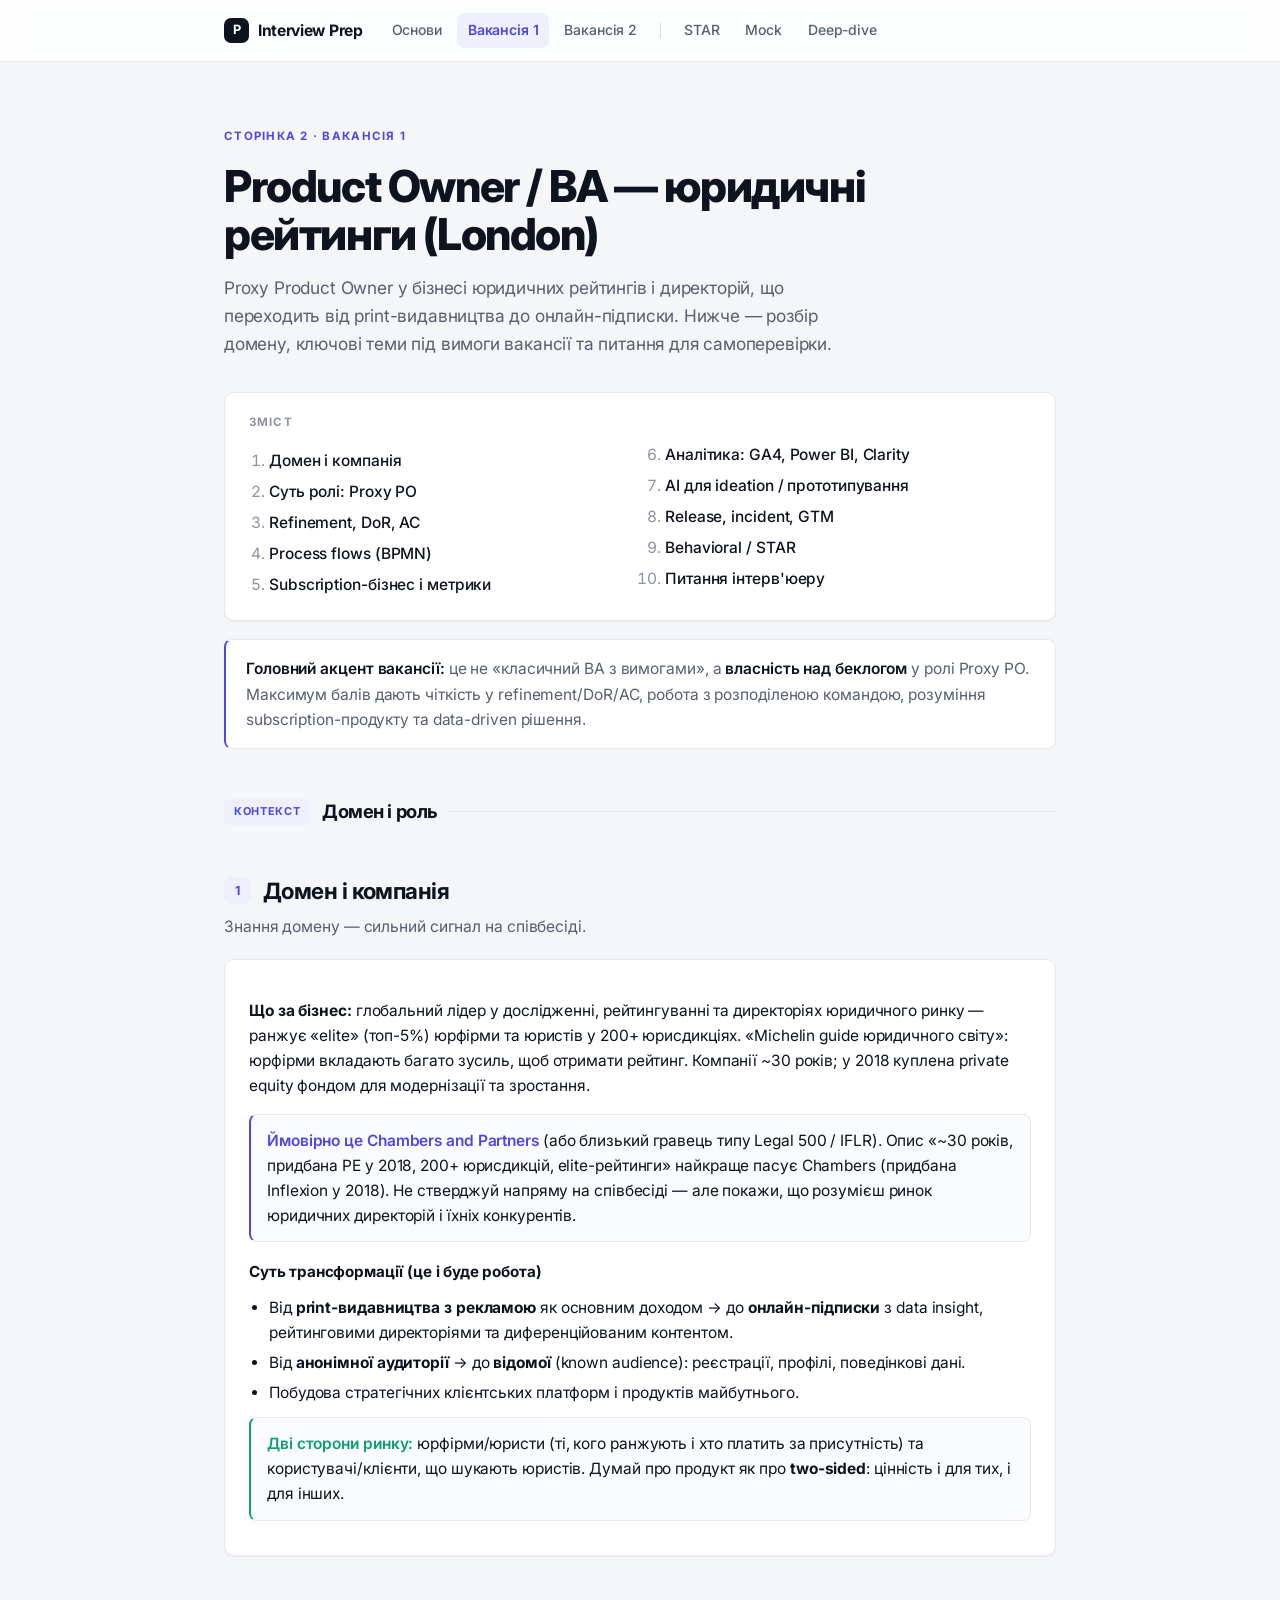
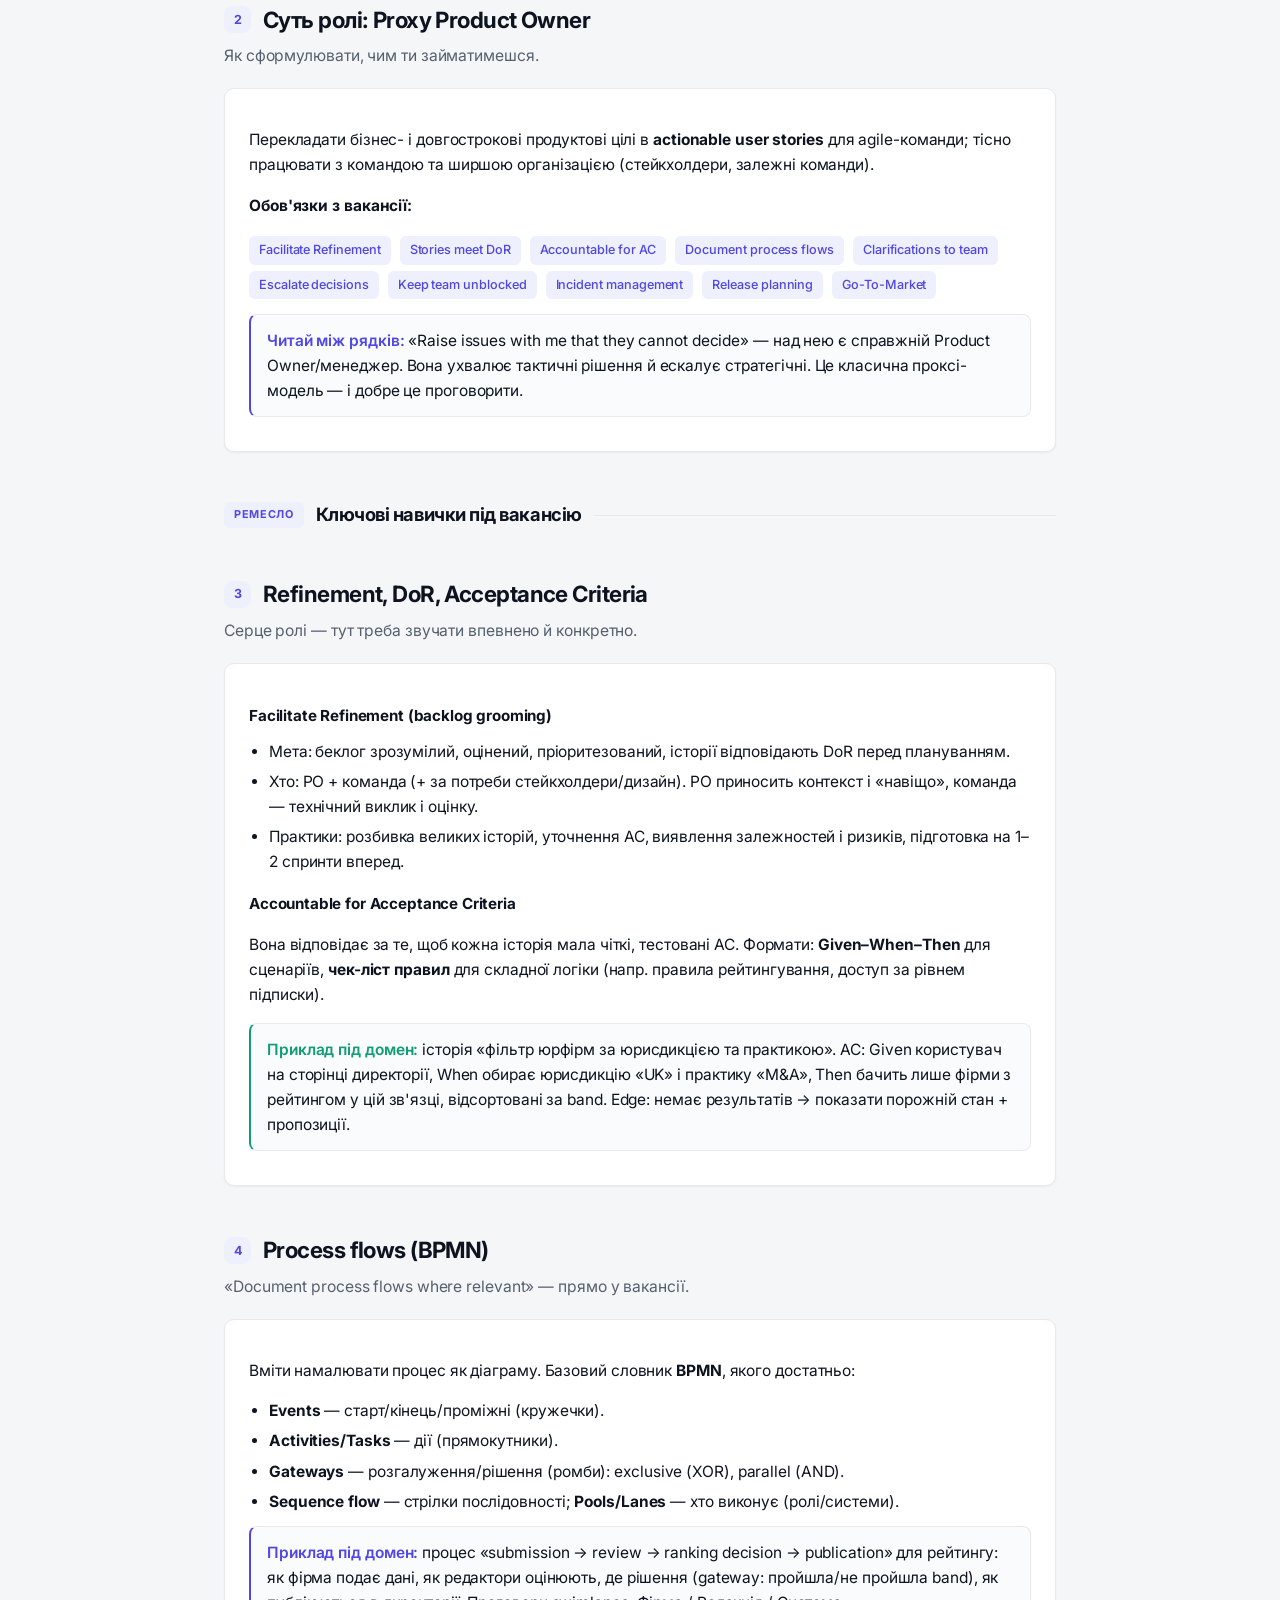
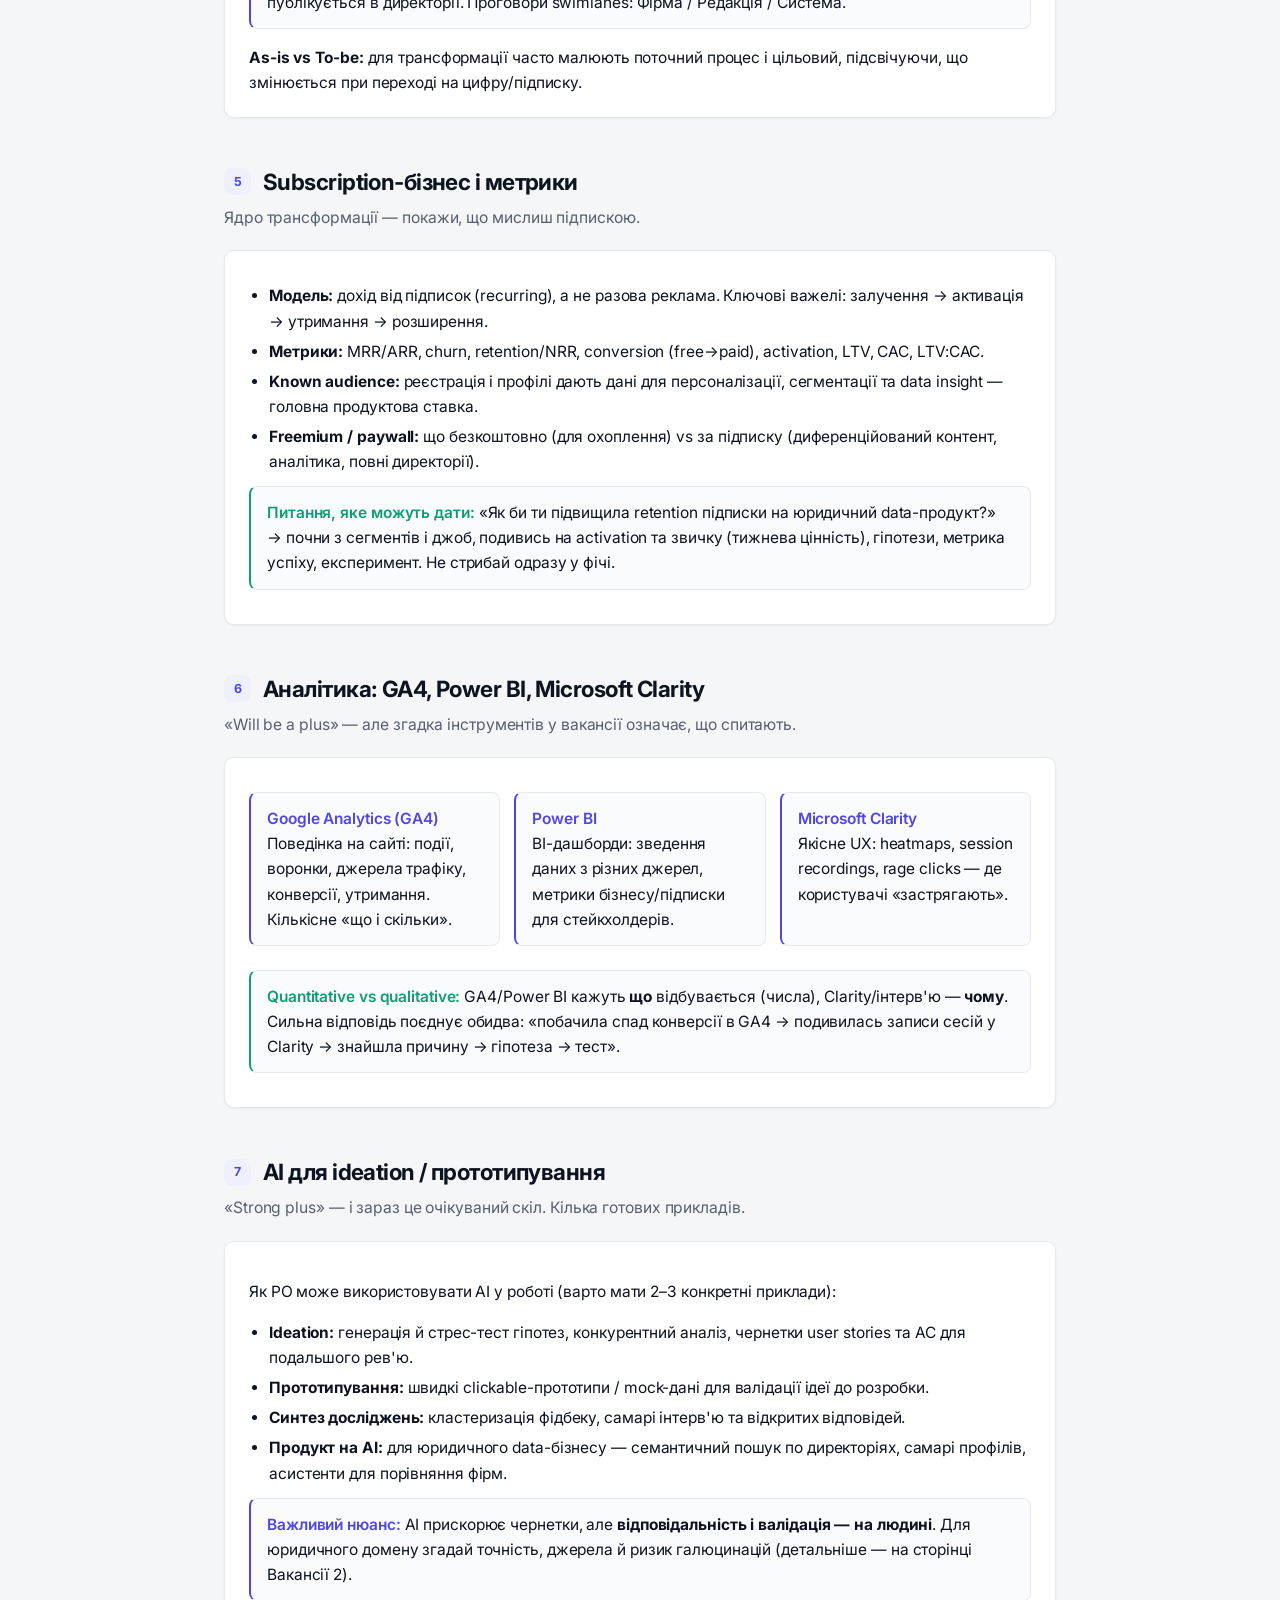
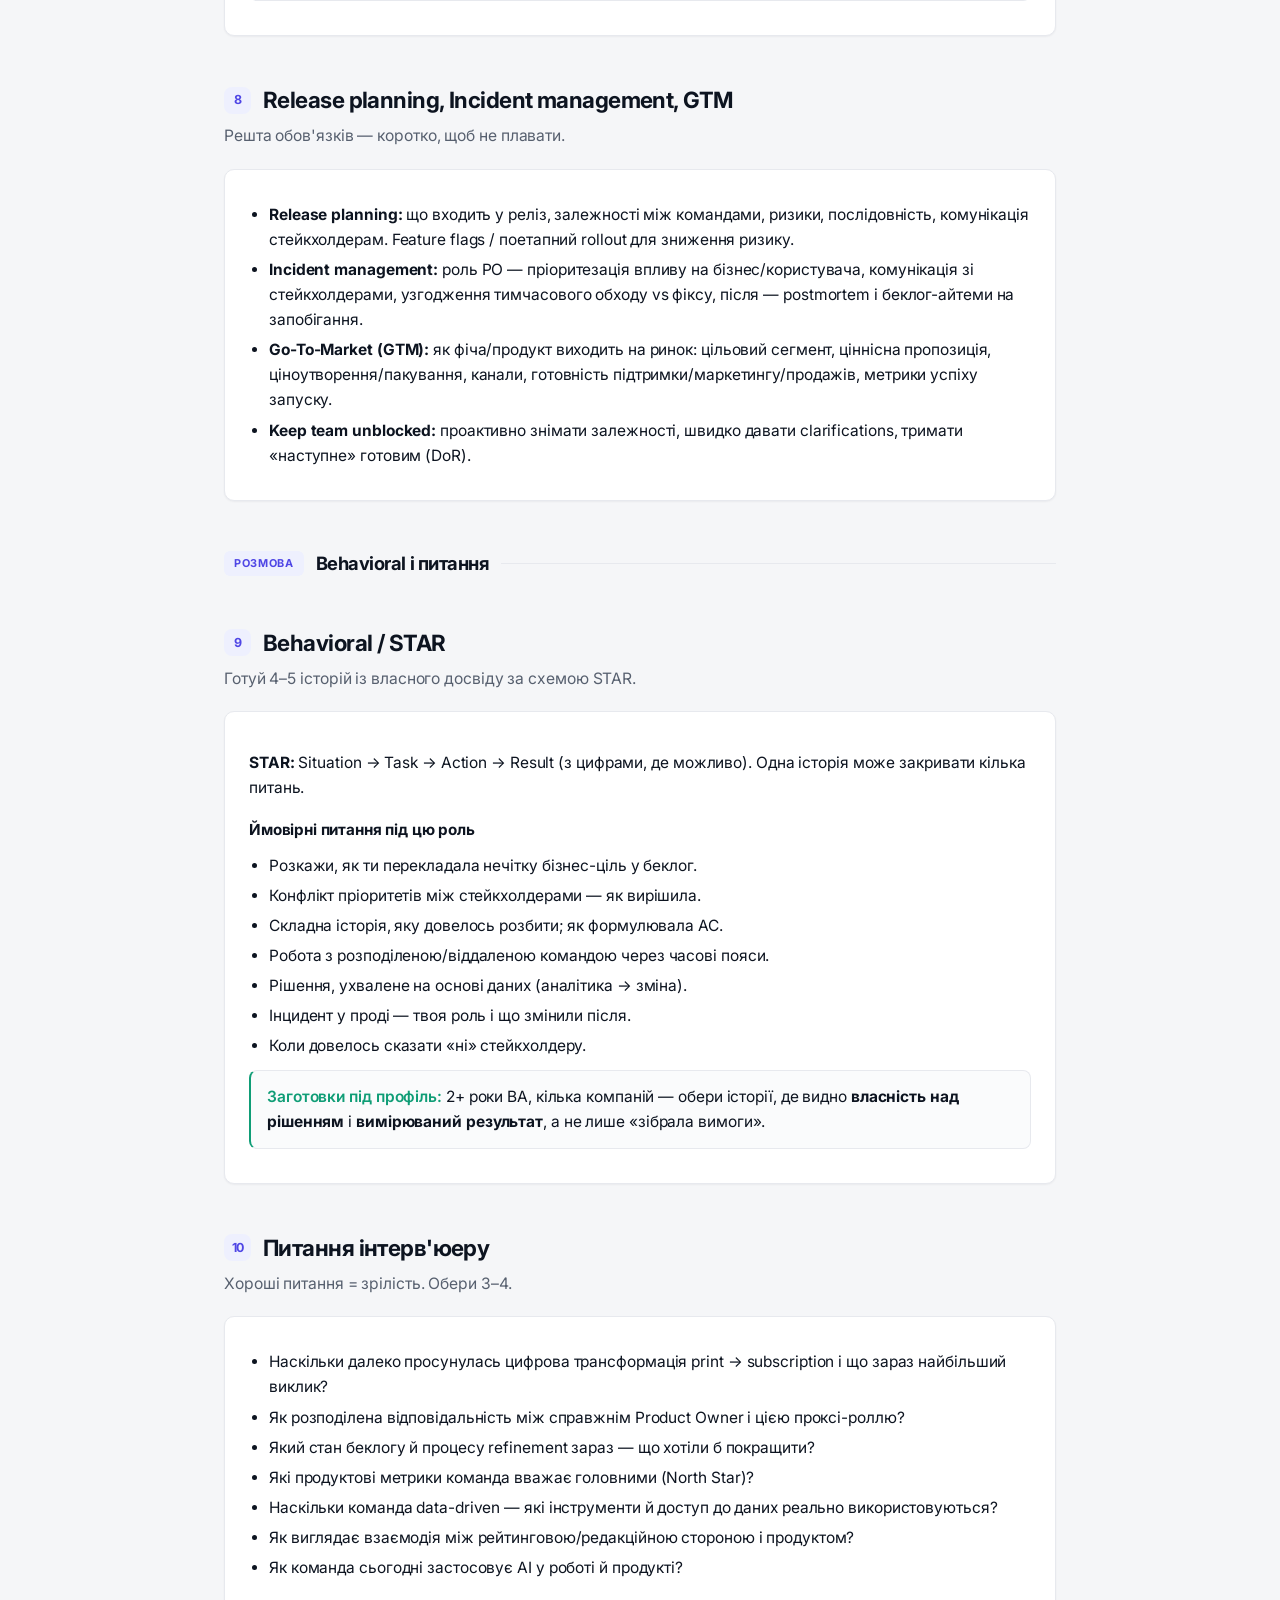
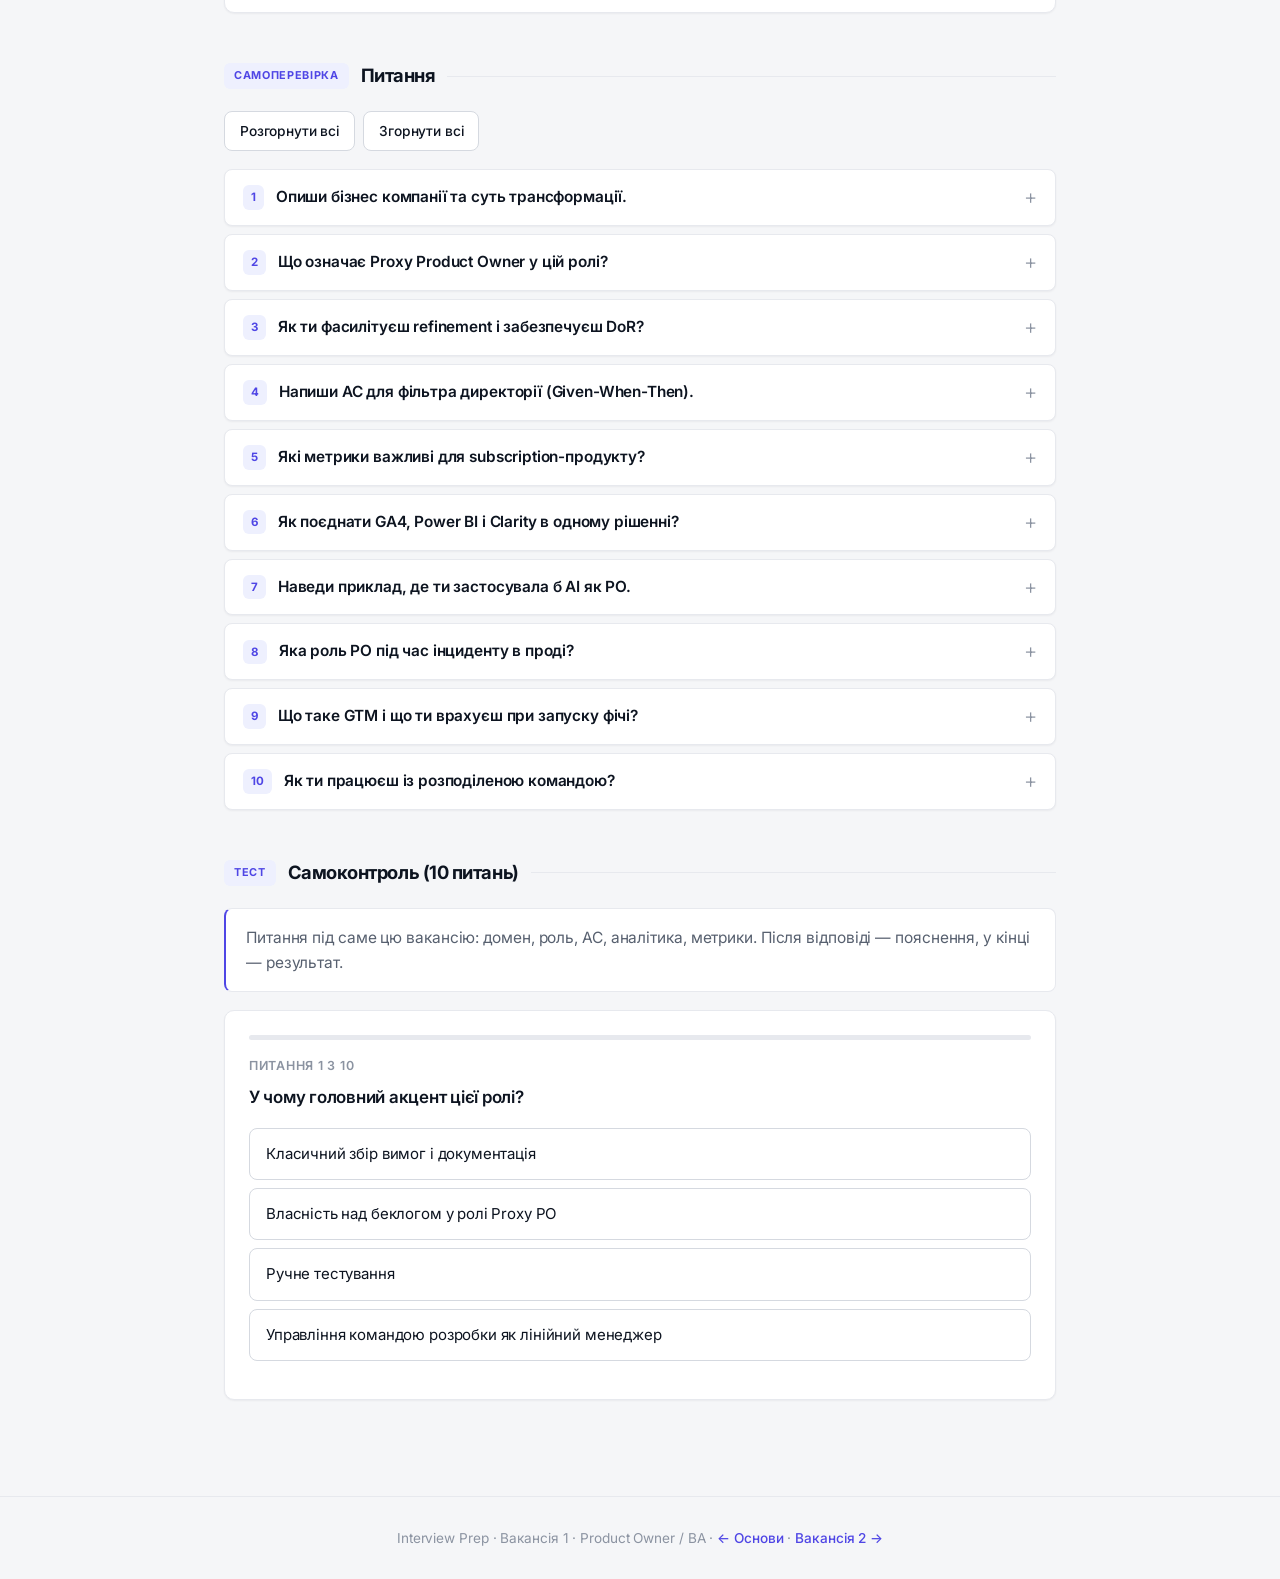
<file: vacancy-legal-po.html>
<!DOCTYPE html>
<html lang="uk">
<head>
<meta charset="UTF-8">
<meta name="viewport" content="width=device-width, initial-scale=1.0">
<title>Вакансія 1 — Product Owner / BA</title>
<meta name="description" content="Підготовка до співбесіди на Product Owner/BA: юридичні рейтинги, subscription-трансформація, refinement, AC, GTM, аналітика.">
<link rel="stylesheet" href="style.css">
<link rel="icon" href="data:image/svg+xml,<svg xmlns='http://www.w3.org/2000/svg' viewBox='0 0 100 100'><rect width='100' height='100' rx='20' fill='%2333569b'/><text x='50' y='72' font-size='60' text-anchor='middle' fill='white' font-family='Arial' font-weight='bold'>1</text></svg>">
</head>
<body data-quiz="legal">

<header class="site">
  <nav class="nav">
    <a class="brand" href="index.html"><span class="mark">P</span> Interview Prep</a>
    <a class="tab" href="index.html">Основи</a>
    <a class="tab active" href="vacancy-legal-po.html">Вакансія 1</a>
    <a class="tab" href="vacancy-ai-pm.html">Вакансія 2</a>
    <span class="sep"></span>
    <a class="tab" href="star-trainer.html">STAR</a>
    <a class="tab" href="mock.html">Mock</a>
    <a class="tab" href="deep-dive.html">Deep-dive</a>
  </nav>
</header>

<div class="hero">
  <span class="eyebrow">Сторінка 2 · Вакансія 1</span>
  <h1>Product Owner / BA — юридичні рейтинги (London)</h1>
  <p class="lead">Proxy Product Owner у бізнесі юридичних рейтингів і директорій, що переходить від print-видавництва до онлайн-підписки. Нижче — розбір домену, ключові теми під вимоги вакансії та питання для самоперевірки.</p>
</div>

<main>

  <div class="toc">
    <h3>Зміст</h3>
    <ol>
      <li><a href="#domain">Домен і компанія</a></li>
      <li><a href="#role">Суть ролі: Proxy PO</a></li>
      <li><a href="#refinement">Refinement, DoR, AC</a></li>
      <li><a href="#flows">Process flows (BPMN)</a></li>
      <li><a href="#subscription">Subscription-бізнес і метрики</a></li>
      <li><a href="#analytics">Аналітика: GA4, Power BI, Clarity</a></li>
      <li><a href="#ai">AI для ideation / прототипування</a></li>
      <li><a href="#delivery">Release, incident, GTM</a></li>
      <li><a href="#behavioral">Behavioral / STAR</a></li>
      <li><a href="#ask">Питання інтерв'юеру</a></li>
    </ol>
  </div>

  <div class="callout">
    <b>Головний акцент вакансії:</b> це не «класичний BA з вимогами», а <b>власність над беклогом</b> у ролі Proxy PO. Максимум балів дають чіткість у refinement/DoR/AC, робота з розподіленою командою, розуміння subscription-продукту та data-driven рішення.
  </div>

  <div class="block-header"><span class="tag">Контекст</span> Домен і роль</div>

  <!-- 1 -->
  <section id="domain">
    <h2 class="section-title"><span class="num">1</span> Домен і компанія</h2>
    <p class="section-sub">Знання домену — сильний сигнал на співбесіді.</p>
    <div class="card">
      <p><b>Що за бізнес:</b> глобальний лідер у дослідженні, рейтингуванні та директоріях юридичного ринку — ранжує «elite» (топ-5%) юрфірми та юристів у 200+ юрисдикціях. «Michelin guide юридичного світу»: юрфірми вкладають багато зусиль, щоб отримати рейтинг. Компанії ~30 років; у 2018 куплена private equity фондом для модернізації та зростання.</p>
      <div class="fact">
        <strong>Ймовірно це Chambers and Partners</strong> (або близький гравець типу Legal 500 / IFLR). Опис «~30 років, придбана PE у 2018, 200+ юрисдикцій, elite-рейтинги» найкраще пасує Chambers (придбана Inflexion у 2018). Не стверджуй напряму на співбесіді — але покажи, що розумієш ринок юридичних директорій і їхніх конкурентів.
      </div>
      <h4>Суть трансформації (це і буде робота)</h4>
      <ul>
        <li>Від <b>print-видавництва з рекламою</b> як основним доходом → до <b>онлайн-підписки</b> з data insight, рейтинговими директоріями та диференційованим контентом.</li>
        <li>Від <b>анонімної аудиторії</b> → до <b>відомої</b> (known audience): реєстрації, профілі, поведінкові дані.</li>
        <li>Побудова стратегічних клієнтських платформ і продуктів майбутнього.</li>
      </ul>
      <div class="tip"><strong>Дві сторони ринку:</strong> юрфірми/юристи (ті, кого ранжують і хто платить за присутність) та користувачі/клієнти, що шукають юристів. Думай про продукт як про <b>two-sided</b>: цінність і для тих, і для інших.</div>
    </div>
  </section>

  <!-- 2 -->
  <section id="role">
    <h2 class="section-title"><span class="num">2</span> Суть ролі: Proxy Product Owner</h2>
    <p class="section-sub">Як сформулювати, чим ти займатимешся.</p>
    <div class="card">
      <p>Перекладати бізнес- і довгострокові продуктові цілі в <b>actionable user stories</b> для agile-команди; тісно працювати з командою та ширшою організацією (стейкхолдери, залежні команди).</p>
      <p><b>Обов'язки з вакансії:</b></p>
      <div>
        <span class="pill">Facilitate Refinement</span>
        <span class="pill">Stories meet DoR</span>
        <span class="pill">Accountable for AC</span>
        <span class="pill">Document process flows</span>
        <span class="pill">Clarifications to team</span>
        <span class="pill">Escalate decisions</span>
        <span class="pill">Keep team unblocked</span>
        <span class="pill">Incident management</span>
        <span class="pill">Release planning</span>
        <span class="pill">Go-To-Market</span>
      </div>
      <div class="fact" style="margin-top:12px"><strong>Читай між рядків:</strong> «Raise issues with me that they cannot decide» — над нею є справжній Product Owner/менеджер. Вона ухвалює тактичні рішення й ескалує стратегічні. Це класична проксі-модель — і добре це проговорити.</div>
    </div>
  </section>

  <div class="block-header"><span class="tag">Ремесло</span> Ключові навички під вакансію</div>

  <!-- 3 -->
  <section id="refinement">
    <h2 class="section-title"><span class="num">3</span> Refinement, DoR, Acceptance Criteria</h2>
    <p class="section-sub">Серце ролі — тут треба звучати впевнено й конкретно.</p>
    <div class="card">
      <h4>Facilitate Refinement (backlog grooming)</h4>
      <ul>
        <li>Мета: беклог зрозумілий, оцінений, пріоритезований, історії відповідають DoR перед плануванням.</li>
        <li>Хто: PO + команда (+ за потреби стейкхолдери/дизайн). PO приносить контекст і «навіщо», команда — технічний виклик і оцінку.</li>
        <li>Практики: розбивка великих історій, уточнення AC, виявлення залежностей і ризиків, підготовка на 1–2 спринти вперед.</li>
      </ul>
      <h4>Accountable for Acceptance Criteria</h4>
      <p>Вона відповідає за те, щоб кожна історія мала чіткі, тестовані AC. Формати: <b>Given–When–Then</b> для сценаріїв, <b>чек-ліст правил</b> для складної логіки (напр. правила рейтингування, доступ за рівнем підписки).</p>
      <div class="tip"><strong>Приклад під домен:</strong> історія «фільтр юрфірм за юрисдикцією та практикою». AC: Given користувач на сторінці директорії, When обирає юрисдикцію «UK» і практику «M&A», Then бачить лише фірми з рейтингом у цій зв'язці, відсортовані за band. Edge: немає результатів → показати порожній стан + пропозиції.</div>
    </div>
  </section>

  <!-- 4 -->
  <section id="flows">
    <h2 class="section-title"><span class="num">4</span> Process flows (BPMN)</h2>
    <p class="section-sub">«Document process flows where relevant» — прямо у вакансії.</p>
    <div class="card">
      <p>Вміти намалювати процес як діаграму. Базовий словник <b>BPMN</b>, якого достатньо:</p>
      <ul>
        <li><b>Events</b> — старт/кінець/проміжні (кружечки).</li>
        <li><b>Activities/Tasks</b> — дії (прямокутники).</li>
        <li><b>Gateways</b> — розгалуження/рішення (ромби): exclusive (XOR), parallel (AND).</li>
        <li><b>Sequence flow</b> — стрілки послідовності; <b>Pools/Lanes</b> — хто виконує (ролі/системи).</li>
      </ul>
      <div class="fact"><strong>Приклад під домен:</strong> процес «submission → review → ranking decision → publication» для рейтингу: як фірма подає дані, як редактори оцінюють, де рішення (gateway: пройшла/не пройшла band), як публікується в директорії. Проговори swimlanes: Фірма / Редакція / Система.</div>
      <p style="margin-bottom:0"><b>As-is vs To-be:</b> для трансформації часто малюють поточний процес і цільовий, підсвічуючи, що змінюється при переході на цифру/підписку.</p>
    </div>
  </section>

  <!-- 5 -->
  <section id="subscription">
    <h2 class="section-title"><span class="num">5</span> Subscription-бізнес і метрики</h2>
    <p class="section-sub">Ядро трансформації — покажи, що мислиш підпискою.</p>
    <div class="card">
      <ul>
        <li><b>Модель:</b> дохід від підписок (recurring), а не разова реклама. Ключові важелі: залучення → активація → утримання → розширення.</li>
        <li><b>Метрики:</b> MRR/ARR, churn, retention/NRR, conversion (free→paid), activation, LTV, CAC, LTV:CAC.</li>
        <li><b>Known audience:</b> реєстрація і профілі дають дані для персоналізації, сегментації та data insight — головна продуктова ставка.</li>
        <li><b>Freemium / paywall:</b> що безкоштовно (для охоплення) vs за підписку (диференційований контент, аналітика, повні директорії).</li>
      </ul>
      <div class="tip"><strong>Питання, яке можуть дати:</strong> «Як би ти підвищила retention підписки на юридичний data-продукт?» → почни з сегментів і джоб, подивись на activation та звичку (тижнева цінність), гіпотези, метрика успіху, експеримент. Не стрибай одразу у фічі.</div>
    </div>
  </section>

  <!-- 6 -->
  <section id="analytics">
    <h2 class="section-title"><span class="num">6</span> Аналітика: GA4, Power BI, Microsoft Clarity</h2>
    <p class="section-sub">«Will be a plus» — але згадка інструментів у вакансії означає, що спитають.</p>
    <div class="card">
      <div class="grid">
        <div class="fact"><strong>Google Analytics (GA4)</strong><br>Поведінка на сайті: події, воронки, джерела трафіку, конверсії, утримання. Кількісне «що і скільки».</div>
        <div class="fact"><strong>Power BI</strong><br>BI-дашборди: зведення даних з різних джерел, метрики бізнесу/підписки для стейкхолдерів.</div>
        <div class="fact"><strong>Microsoft Clarity</strong><br>Якісне UX: heatmaps, session recordings, rage clicks — де користувачі «застрягають».</div>
      </div>
      <div class="tip" style="margin-top:12px"><strong>Quantitative vs qualitative:</strong> GA4/Power BI кажуть <b>що</b> відбувається (числа), Clarity/інтерв'ю — <b>чому</b>. Сильна відповідь поєднує обидва: «побачила спад конверсії в GA4 → подивилась записи сесій у Clarity → знайшла причину → гіпотеза → тест».</div>
    </div>
  </section>

  <!-- 7 -->
  <section id="ai">
    <h2 class="section-title"><span class="num">7</span> AI для ideation / прототипування</h2>
    <p class="section-sub">«Strong plus» — і зараз це очікуваний скіл. Кілька готових прикладів.</p>
    <div class="card">
      <p>Як PO може використовувати AI у роботі (варто мати 2–3 конкретні приклади):</p>
      <ul>
        <li><b>Ideation:</b> генерація й стрес-тест гіпотез, конкурентний аналіз, чернетки user stories та AC для подальшого рев'ю.</li>
        <li><b>Прототипування:</b> швидкі clickable-прототипи / mock-дані для валідації ідеї до розробки.</li>
        <li><b>Синтез досліджень:</b> кластеризація фідбеку, самарі інтерв'ю та відкритих відповідей.</li>
        <li><b>Продукт на AI:</b> для юридичного data-бізнесу — семантичний пошук по директоріях, самарі профілів, асистенти для порівняння фірм.</li>
      </ul>
      <div class="fact"><strong>Важливий нюанс:</strong> AI прискорює чернетки, але <b>відповідальність і валідація — на людині</b>. Для юридичного домену згадай точність, джерела й ризик галюцинацій (детальніше — на сторінці Вакансії 2).</div>
    </div>
  </section>

  <!-- 8 -->
  <section id="delivery">
    <h2 class="section-title"><span class="num">8</span> Release planning, Incident management, GTM</h2>
    <p class="section-sub">Решта обов'язків — коротко, щоб не плавати.</p>
    <div class="card">
      <ul>
        <li><b>Release planning:</b> що входить у реліз, залежності між командами, ризики, послідовність, комунікація стейкхолдерам. Feature flags / поетапний rollout для зниження ризику.</li>
        <li><b>Incident management:</b> роль PO — пріоритезація впливу на бізнес/користувача, комунікація зі стейкхолдерами, узгодження тимчасового обходу vs фіксу, після — postmortem і беклог-айтеми на запобігання.</li>
        <li><b>Go-To-Market (GTM):</b> як фіча/продукт виходить на ринок: цільовий сегмент, ціннісна пропозиція, ціноутворення/пакування, канали, готовність підтримки/маркетингу/продажів, метрики успіху запуску.</li>
        <li><b>Keep team unblocked:</b> проактивно знімати залежності, швидко давати clarifications, тримати «наступне» готовим (DoR).</li>
      </ul>
    </div>
  </section>

  <div class="block-header"><span class="tag">Розмова</span> Behavioral і питання</div>

  <!-- 9 -->
  <section id="behavioral">
    <h2 class="section-title"><span class="num">9</span> Behavioral / STAR</h2>
    <p class="section-sub">Готуй 4–5 історій із власного досвіду за схемою STAR.</p>
    <div class="card">
      <p><b>STAR:</b> Situation → Task → Action → Result (з цифрами, де можливо). Одна історія може закривати кілька питань.</p>
      <h4>Ймовірні питання під цю роль</h4>
      <ul>
        <li>Розкажи, як ти перекладала нечітку бізнес-ціль у беклог.</li>
        <li>Конфлікт пріоритетів між стейкхолдерами — як вирішила.</li>
        <li>Складна історія, яку довелось розбити; як формулювала AC.</li>
        <li>Робота з розподіленою/віддаленою командою через часові пояси.</li>
        <li>Рішення, ухвалене на основі даних (аналітика → зміна).</li>
        <li>Інцидент у проді — твоя роль і що змінили після.</li>
        <li>Коли довелось сказати «ні» стейкхолдеру.</li>
      </ul>
      <div class="tip"><strong>Заготовки під профіль:</strong> 2+ роки BA, кілька компаній — обери історії, де видно <b>власність над рішенням</b> і <b>вимірюваний результат</b>, а не лише «зібрала вимоги».</div>
    </div>
  </section>

  <!-- 10 -->
  <section id="ask">
    <h2 class="section-title"><span class="num">10</span> Питання інтерв'юеру</h2>
    <p class="section-sub">Хороші питання = зрілість. Обери 3–4.</p>
    <div class="card">
      <ul>
        <li>Наскільки далеко просунулась цифрова трансформація print → subscription і що зараз найбільший виклик?</li>
        <li>Як розподілена відповідальність між справжнім Product Owner і цією проксі-роллю?</li>
        <li>Який стан беклогу й процесу refinement зараз — що хотіли б покращити?</li>
        <li>Які продуктові метрики команда вважає головними (North Star)?</li>
        <li>Наскільки команда data-driven — які інструменти й доступ до даних реально використовуються?</li>
        <li>Як виглядає взаємодія між рейтинговою/редакційною стороною і продуктом?</li>
        <li>Як команда сьогодні застосовує AI у роботі й продукті?</li>
      </ul>
    </div>
  </section>

  <!-- Self-check -->
  <div class="block-header"><span class="tag">Самоперевірка</span> Питання</div>
  <div class="btn-row">
    <button class="btn" id="expandAll">Розгорнути всі</button>
    <button class="btn" id="collapseAll">Згорнути всі</button>
  </div>

  <details class="acc"><summary><span class="qnum">1</span> Опиши бізнес компанії та суть трансформації.</summary><div class="body"><p>Глобальний лідер юридичних рейтингів/директорій, ранжує топ-5% фірм у 200+ юрисдикціях («Michelin guide юрсвіту»). Трансформація: від print+реклама до онлайн-підписки з data insight; від анонімної аудиторії до відомої. Ймовірно Chambers-типу гравець, придбаний PE у 2018.</p></div></details>
  <details class="acc"><summary><span class="qnum">2</span> Що означає Proxy Product Owner у цій ролі?</summary><div class="body"><p>Представляє реального PO/бізнес: перекладає бізнес-цілі в user stories, ухвалює тактичні рішення (refinement, AC, unblock), ескалює стратегічні до менеджера над нею.</p></div></details>
  <details class="acc"><summary><span class="qnum">3</span> Як ти фасилітуєш refinement і забезпечуєш DoR?</summary><div class="body"><p>Готую контекст і «навіщо», з командою уточнюю AC, розбиваю великі історії, виявляю залежності/ризики, готую беклог на 1–2 спринти вперед. DoR: історія зрозуміла, з AC, оцінена, залежності й макети готові.</p></div></details>
  <details class="acc"><summary><span class="qnum">4</span> Напиши AC для фільтра директорії (Given-When-Then).</summary><div class="body"><p>Given користувач на сторінці директорії, When обирає юрисдикцію та практику, Then бачить лише фірми з рейтингом у цій зв'язці, відсортовані за band. Edge: порожній результат → порожній стан + пропозиції; доступ до повного профілю — за рівнем підписки.</p></div></details>
  <details class="acc"><summary><span class="qnum">5</span> Які метрики важливі для subscription-продукту?</summary><div class="body"><p>MRR/ARR, churn, retention/NRR, conversion free→paid, activation, LTV, CAC, LTV:CAC. Фокус PO — на leading-метриках (активація, звичка), що рухають lagging (retention, revenue).</p></div></details>
  <details class="acc"><summary><span class="qnum">6</span> Як поєднати GA4, Power BI і Clarity в одному рішенні?</summary><div class="body"><p>GA4/Power BI показують «що» (спад конверсії, воронка), Clarity — «чому» (записи сесій, heatmaps, rage clicks). Поєднання кількісного і якісного → гіпотеза → A/B тест → рішення.</p></div></details>
  <details class="acc"><summary><span class="qnum">7</span> Наведи приклад, де ти застосувала б AI як PO.</summary><div class="body"><p>Ideation і чернетки user stories/AC для рев'ю, синтез фідбеку/інтерв'ю, швидкі прототипи, а в продукті — семантичний пошук по директоріях чи самарі профілів. З обов'язковою людською валідацією й увагою до точності в юридичному домені.</p></div></details>
  <details class="acc"><summary><span class="qnum">8</span> Яка роль PO під час інциденту в проді?</summary><div class="body"><p>Оцінити вплив на бізнес/користувача, пріоритезувати, комунікувати стейкхолдерам, узгодити тимчасовий обхід vs фікс, після — postmortem і беклог-айтеми на запобігання.</p></div></details>
  <details class="acc"><summary><span class="qnum">9</span> Що таке GTM і що ти врахуєш при запуску фічі?</summary><div class="body"><p>Go-To-Market: цільовий сегмент, ціннісна пропозиція, пакування/ціна, канали, готовність підтримки/маркетингу/продажів, метрики успіху запуску, поетапний rollout для зниження ризику.</p></div></details>
  <details class="acc"><summary><span class="qnum">10</span> Як ти працюєш із розподіленою командою?</summary><div class="body"><p>Надлишкова письмова ясність (async), єдине джерело правди (Confluence/Jira), явні домовленості про час відповіді й ухвалення рішень, точки синхронізації через часові пояси, проактивне зняття блокерів.</p></div></details>

  <!-- Quiz -->
  <div class="block-header"><span class="tag">Тест</span> Самоконтроль (10 питань)</div>
  <div class="callout">Питання під саме цю вакансію: домен, роль, AC, аналітика, метрики. Після відповіді — пояснення, у кінці — результат.</div>
  <div class="quiz-card" id="quiz"><noscript>Для тесту потрібен увімкнений JavaScript.</noscript></div>

</main>

<a href="#" class="totop" aria-label="Нагору">↑</a>

<footer class="site">
  Interview Prep · Вакансія 1 · Product Owner / BA ·
  <a href="index.html">← Основи</a> ·
  <a href="vacancy-ai-pm.html">Вакансія 2 →</a>
</footer>

<script src="app.js"></script>
</body>
</html>
</file>
<file: style.css>
@import url('https://fonts.googleapis.com/css2?family=Inter:wght@400;500;600;700;800&display=swap');

:root {
  --bg: #f5f6f8;
  --surface: #ffffff;
  --surface-2: #fafbfc;
  --ink: #0d1420;
  --ink-soft: #57606f;
  --ink-faint: #8b93a1;
  --accent: #4f46e5;
  --accent-press: #4338ca;
  --accent-soft: #eef0fe;
  --line: #e7e9ee;
  --line-strong: #d5d9e0;
  --ok: #0f9d76;
  --ok-soft: #e8f6f1;
  --warn: #d1462f;
  --warn-soft: #fbece8;
  --radius: 10px;
  --radius-sm: 8px;
  --shadow-sm: 0 1px 2px rgba(13, 20, 32, 0.05);
  --shadow: 0 1px 2px rgba(13,20,32,.04), 0 10px 30px rgba(13,20,32,.05);
  --maxw: 880px;
}

* { box-sizing: border-box; }
html { scroll-behavior: smooth; -webkit-text-size-adjust: 100%; }

body {
  margin: 0;
  font-family: 'Inter', -apple-system, BlinkMacSystemFont, 'Segoe UI', Roboto, sans-serif;
  background: var(--bg);
  color: var(--ink);
  line-height: 1.62;
  font-size: 15.5px;
  letter-spacing: -0.006em;
  -webkit-font-smoothing: antialiased;
  text-rendering: optimizeLegibility;
}
a { color: var(--accent); text-decoration: none; }
a:hover { text-decoration: underline; }

/* ---------- Header / nav ---------- */
header.site {
  position: sticky;
  top: 0;
  z-index: 20;
  background: rgba(255, 255, 255, 0.82);
  backdrop-filter: saturate(180%) blur(14px);
  border-bottom: 1px solid var(--line);
}
.nav {
  max-width: var(--maxw);
  margin: 0 auto;
  padding: 13px 24px;
  display: flex;
  align-items: center;
  gap: 4px;
  flex-wrap: wrap;
}
.brand {
  font-weight: 700;
  font-size: 0.98rem;
  letter-spacing: -0.02em;
  margin-right: 14px;
  color: var(--ink);
  display: flex;
  align-items: center;
  gap: 9px;
  flex: none;
}
.brand:hover { text-decoration: none; }
.brand .mark {
  background: var(--ink);
  color: #fff;
  width: 25px; height: 25px;
  border-radius: 7px;
  display: inline-flex;
  align-items: center;
  justify-content: center;
  font-size: 0.8rem;
  font-weight: 700;
}
.nav .sep { width: 1px; height: 16px; background: var(--line-strong); margin: 0 8px; flex: none; }
.nav a.tab {
  color: var(--ink-soft);
  font-weight: 500;
  font-size: 0.875rem;
  letter-spacing: -0.01em;
  padding: 6px 11px;
  border-radius: 7px;
  transition: color 0.14s ease, background 0.14s ease;
  white-space: nowrap;
}
.nav a.tab:hover { background: var(--surface-2); color: var(--ink); text-decoration: none; }
.nav a.tab.active { background: var(--accent-soft); color: var(--accent); font-weight: 600; }

/* ---------- Hero ---------- */
.hero {
  max-width: var(--maxw);
  margin: 0 auto;
  padding: 60px 24px 10px;
}
.hero .eyebrow {
  display: inline-block;
  font-size: 0.72rem;
  font-weight: 700;
  letter-spacing: 0.11em;
  text-transform: uppercase;
  color: var(--accent);
  margin-bottom: 18px;
}
.hero h1 {
  font-size: clamp(1.9rem, 4.6vw, 2.75rem);
  margin: 0 0 16px;
  letter-spacing: -0.032em;
  line-height: 1.08;
  font-weight: 800;
}
.hero p.lead {
  color: var(--ink-soft);
  font-size: 1.08rem;
  max-width: 660px;
  margin: 0;
  letter-spacing: -0.01em;
}

/* ---------- Layout ---------- */
main { max-width: var(--maxw); margin: 0 auto; padding: 24px 24px 96px; }
section { margin-top: 46px; scroll-margin-top: 80px; }

h2.section-title {
  font-size: 1.4rem;
  margin: 0 0 5px;
  display: flex;
  align-items: center;
  gap: 12px;
  letter-spacing: -0.025em;
  font-weight: 700;
}
h2.section-title .num {
  font-size: 0.78rem;
  font-weight: 700;
  color: var(--accent);
  background: var(--accent-soft);
  min-width: 27px; height: 27px;
  padding: 0 7px;
  border-radius: 8px;
  display: inline-flex;
  align-items: center;
  justify-content: center;
  flex: none;
}
.section-sub { color: var(--ink-soft); margin: 0 0 20px; font-size: 0.98rem; }

/* ---------- Cards ---------- */
.card {
  background: var(--surface);
  border: 1px solid var(--line);
  border-radius: var(--radius);
  padding: 22px 24px;
  box-shadow: var(--shadow-sm);
  margin-bottom: 16px;
}
.card h3 { margin: 0 0 10px; font-size: 1.08rem; font-weight: 700; letter-spacing: -0.02em; }
.card h4 { margin: 18px 0 7px; font-size: 0.95rem; font-weight: 700; letter-spacing: -0.01em; }
.card p:last-child { margin-bottom: 0; }
.card ul, .card ol { margin: 10px 0; padding-left: 20px; }
.card li { margin: 5px 0; }

.grid {
  display: grid;
  grid-template-columns: repeat(auto-fit, minmax(240px, 1fr));
  gap: 14px;
}

.fact {
  border: 1px solid var(--line);
  border-left: 2.5px solid var(--accent);
  background: var(--surface-2);
  padding: 13px 16px;
  border-radius: var(--radius-sm);
  margin: 12px 0;
}
.fact strong { color: var(--accent); font-weight: 600; }

.tip {
  border: 1px solid var(--line);
  border-left: 2.5px solid var(--ok);
  background: var(--surface-2);
  padding: 13px 16px;
  border-radius: var(--radius-sm);
  margin: 12px 0;
}
.tip strong { color: var(--ok); font-weight: 600; }

/* ---------- Pills / tags ---------- */
.pill {
  display: inline-block;
  font-size: 0.79rem;
  font-weight: 500;
  padding: 4px 10px;
  border-radius: 6px;
  background: var(--accent-soft);
  color: var(--accent);
  margin: 3px 5px 3px 0;
  letter-spacing: -0.005em;
}
.pill.g { background: var(--ok-soft); color: var(--ok); }

/* ---------- Callout ---------- */
.callout {
  background: var(--surface);
  border: 1px solid var(--line);
  border-left: 2.5px solid var(--accent);
  border-radius: var(--radius-sm);
  padding: 16px 20px;
  margin: 18px 0;
  color: var(--ink-soft);
}
.callout b { color: var(--ink); font-weight: 600; }

/* ---------- Accordion ---------- */
details.acc {
  background: var(--surface);
  border: 1px solid var(--line);
  border-radius: var(--radius-sm);
  margin-bottom: 8px;
  overflow: hidden;
  box-shadow: var(--shadow-sm);
}
details.acc > summary {
  cursor: pointer;
  padding: 15px 18px;
  font-weight: 600;
  font-size: 0.96rem;
  letter-spacing: -0.01em;
  list-style: none;
  display: flex;
  align-items: center;
  gap: 12px;
}
details.acc > summary::-webkit-details-marker { display: none; }
details.acc > summary::after {
  content: "+";
  margin-left: auto;
  font-size: 1.3rem;
  color: var(--ink-faint);
  font-weight: 300;
  line-height: 1;
  transition: color 0.14s ease;
}
details.acc[open] > summary::after { content: "\2013"; color: var(--accent); }
details.acc > summary:hover::after { color: var(--accent); }
details.acc > summary .qnum {
  font-size: 0.72rem;
  font-weight: 700;
  color: var(--accent);
  background: var(--accent-soft);
  padding: 3px 8px;
  border-radius: 6px;
  flex: none;
}
details.acc .body { padding: 0 18px 17px; color: var(--ink-soft); }
details.acc .body b { color: var(--ink); }
details.acc .body ul, details.acc .body ol { margin: 8px 0; padding-left: 20px; }
details.acc .body li { margin: 4px 0; }

/* ---------- Table ---------- */
.tablewrap { overflow-x: auto; -webkit-overflow-scrolling: touch; border-radius: var(--radius-sm); border: 1px solid var(--line); }
table { border-collapse: collapse; width: 100%; background: var(--surface); font-size: 0.9rem; }
th, td { text-align: left; padding: 11px 15px; border-bottom: 1px solid var(--line); vertical-align: top; }
th { background: var(--surface-2); font-weight: 600; white-space: nowrap; color: var(--ink); letter-spacing: -0.01em; }
td { color: var(--ink-soft); }
td b { color: var(--ink); }
tr:last-child td { border-bottom: none; }

/* ---------- TOC ---------- */
.toc {
  background: var(--surface);
  border: 1px solid var(--line);
  border-radius: var(--radius);
  padding: 20px 24px;
  box-shadow: var(--shadow-sm);
}
.toc h3 { margin: 0 0 10px; font-size: 0.72rem; color: var(--ink-faint); text-transform: uppercase; letter-spacing: 0.1em; font-weight: 700; }
.toc ol { margin: 0; padding-left: 20px; columns: 2; column-gap: 30px; }
.toc li { margin: 6px 0; break-inside: avoid; color: var(--ink-faint); }
.toc a { font-weight: 500; color: var(--ink); }
.toc a:hover { color: var(--accent); text-decoration: none; }

/* ---------- Block headers ---------- */
.block-header {
  display: flex; align-items: center; gap: 12px;
  margin: 48px 0 20px; font-size: 1.15rem; font-weight: 700; letter-spacing: -0.025em;
}
.block-header::after { content: ""; flex: 1; height: 1px; background: var(--line); }
.block-header .tag {
  font-size: 0.68rem; font-weight: 700; color: var(--accent); background: var(--accent-soft);
  padding: 4px 10px; border-radius: 6px; letter-spacing: 0.06em; text-transform: uppercase; flex: none;
}

/* ---------- Buttons ---------- */
.btn-row { display: flex; gap: 8px; margin: 18px 0; flex-wrap: wrap; }
.btn {
  font: inherit; font-size: 0.86rem; font-weight: 500; letter-spacing: -0.01em;
  padding: 8px 15px; border-radius: var(--radius-sm); cursor: pointer;
  border: 1px solid var(--line-strong); background: var(--surface); color: var(--ink);
  transition: border-color 0.14s ease, color 0.14s ease;
}
.btn:hover { border-color: var(--accent); color: var(--accent); }

/* ---------- Quiz ---------- */
.quiz-card { background: var(--surface); border: 1px solid var(--line); border-radius: var(--radius); padding: 24px; box-shadow: var(--shadow-sm); }
.quiz-progress { height: 5px; background: var(--line); border-radius: 999px; overflow: hidden; margin-bottom: 16px; }
.quiz-progress .bar { height: 100%; width: 0%; background: var(--accent); border-radius: 999px; transition: width 0.3s ease; }
.quiz-meta { font-size: 0.78rem; color: var(--ink-faint); margin-bottom: 8px; text-transform: uppercase; letter-spacing: 0.06em; font-weight: 600; }
.quiz-q { font-size: 1.06rem; font-weight: 600; margin: 0 0 16px; letter-spacing: -0.015em; }
.quiz-opts { display: grid; gap: 8px; }
.quiz-opt {
  text-align: left; font: inherit; font-size: 0.94rem; letter-spacing: -0.01em;
  padding: 13px 16px; border-radius: var(--radius-sm); border: 1px solid var(--line-strong);
  background: var(--surface); color: var(--ink); cursor: pointer;
  transition: border-color 0.14s ease, background 0.14s ease;
}
.quiz-opt:hover:not(:disabled) { border-color: var(--accent); background: var(--accent-soft); }
.quiz-opt:disabled { cursor: default; }
.quiz-opt.correct { border-color: var(--ok); background: var(--ok-soft); font-weight: 600; }
.quiz-opt.wrong { border-color: var(--warn); background: var(--warn-soft); }
.quiz-feedback { margin-top: 14px; font-weight: 600; font-size: 0.95rem; }
.quiz-feedback .expl { font-weight: 400; color: var(--ink-soft); font-size: 0.9rem; margin-top: 5px; }
.quiz-next {
  margin-top: 16px; font: inherit; font-size: 0.9rem; font-weight: 600; letter-spacing: -0.01em;
  color: #fff; background: var(--accent); border: none; border-radius: var(--radius-sm);
  padding: 10px 22px; cursor: pointer; transition: background 0.14s ease;
}
.quiz-next:hover { background: var(--accent-press); }
.quiz-result { text-align: center; padding: 10px 0; }
.quiz-result .score { font-size: 2.4rem; font-weight: 800; color: var(--ink); margin: 8px 0; letter-spacing: -0.03em; }
.quiz-result .msg { font-size: 1rem; max-width: 480px; margin: 8px auto 0; color: var(--ink-soft); }

/* ---------- STAR trainer ---------- */
.star-tools {
  display: flex; flex-wrap: wrap; gap: 10px; align-items: center;
  background: var(--surface); border: 1px solid var(--line); border-radius: var(--radius);
  padding: 14px 18px; box-shadow: var(--shadow-sm); margin-bottom: 18px;
}
.timer { display: flex; align-items: center; gap: 10px; font-weight: 600; }
.timer .clock { font-variant-numeric: tabular-nums; font-size: 1.1rem; min-width: 58px; color: var(--ink); letter-spacing: 0.01em; }
.timer.run .clock { color: var(--accent); }
.star-tools .spacer { flex: 1; }
.saved-note { font-size: 0.82rem; color: var(--ink-faint); }

details.star { background: var(--surface); border: 1px solid var(--line); border-radius: var(--radius-sm); margin-bottom: 8px; overflow: hidden; box-shadow: var(--shadow-sm); }
details.star > summary {
  cursor: pointer; padding: 15px 18px; font-weight: 600; font-size: 0.96rem; letter-spacing: -0.01em; list-style: none;
  display: flex; align-items: center; gap: 10px;
}
details.star > summary::-webkit-details-marker { display: none; }
details.star > summary::after { content: "+"; margin-left: auto; font-size: 1.3rem; font-weight: 300; color: var(--ink-faint); flex: none; }
details.star[open] > summary::after { content: "\2013"; color: var(--accent); }
details.star > summary .filled { font-size: 0.7rem; font-weight: 700; color: var(--ok); flex: none; letter-spacing: 0.02em; }
details.star .body { padding: 6px 18px 18px; }
.probe { font-size: 0.86rem; color: var(--ink-soft); margin: 0 0 14px; }

.star-grid { display: grid; gap: 14px; }
.star-field label { display: block; font-weight: 600; font-size: 0.82rem; margin-bottom: 5px; letter-spacing: -0.005em; }
.star-field label .l { color: var(--accent); font-weight: 700; }
.star-field textarea {
  width: 100%; font: inherit; font-size: 0.93rem; line-height: 1.5;
  padding: 11px 13px; border: 1px solid var(--line-strong); border-radius: var(--radius-sm);
  background: var(--surface-2); color: var(--ink); resize: vertical; min-height: 64px;
  transition: border-color 0.14s ease, box-shadow 0.14s ease;
}
.star-field textarea:focus { outline: none; border-color: var(--accent); box-shadow: 0 0 0 3px var(--accent-soft); background: var(--surface); }
.star-field .wc { font-size: 0.74rem; color: var(--ink-faint); margin-top: 4px; text-align: right; }
.star-check { list-style: none; padding: 0; margin: 14px 0 0; font-size: 0.85rem; }
.star-check li { margin: 5px 0; color: var(--ink-faint); }
.star-check li.ok { color: var(--ok); font-weight: 500; }
.star-check li::before { content: "○ "; }
.star-check li.ok::before { content: "✓ "; }
.card-actions { display: flex; gap: 8px; margin-top: 16px; flex-wrap: wrap; }

/* ---------- Scenario (mock) ---------- */
.scenario { border-left: 2.5px solid var(--accent); }
.scenario .cat { font-size: 0.68rem; font-weight: 700; text-transform: uppercase; letter-spacing: 0.08em; color: var(--accent); }
.scenario .prompt { font-size: 1.04rem; font-weight: 600; margin: 8px 0 10px; letter-spacing: -0.015em; }
.scenario .hint { font-size: 0.84rem; color: var(--ink-faint); margin-bottom: 10px; }

/* ---------- Footer ---------- */
footer.site {
  border-top: 1px solid var(--line);
  text-align: center; color: var(--ink-faint); font-size: 0.85rem; padding: 30px 24px;
}
footer.site a { font-weight: 500; }

/* ---------- Back to top ---------- */
.totop {
  position: fixed; right: 20px; bottom: 20px;
  background: var(--ink); color: #fff; width: 42px; height: 42px; border-radius: var(--radius-sm);
  display: none; align-items: center; justify-content: center;
  box-shadow: var(--shadow); font-size: 1.1rem; z-index: 30;
}
.totop:hover { text-decoration: none; background: var(--accent); }
.totop.show { display: flex; }

/* ---------- Print ---------- */
@media print {
  header.site, footer.site, .totop, .star-tools, .btn-row, .card-actions, .toc, .callout { display: none !important; }
  details.star { break-inside: avoid; }
  details.star .body { display: block !important; }
  body { background: #fff; }
}

@media (max-width: 640px) {
  .brand { flex-basis: 100%; margin-bottom: 4px; margin-right: 0; }
  .nav { padding: 11px 16px; }
}

@media (max-width: 560px) {
  .toc ol { columns: 1; }
  .hero { padding-top: 40px; }
  main { padding: 18px 16px 76px; }
}
</file>
